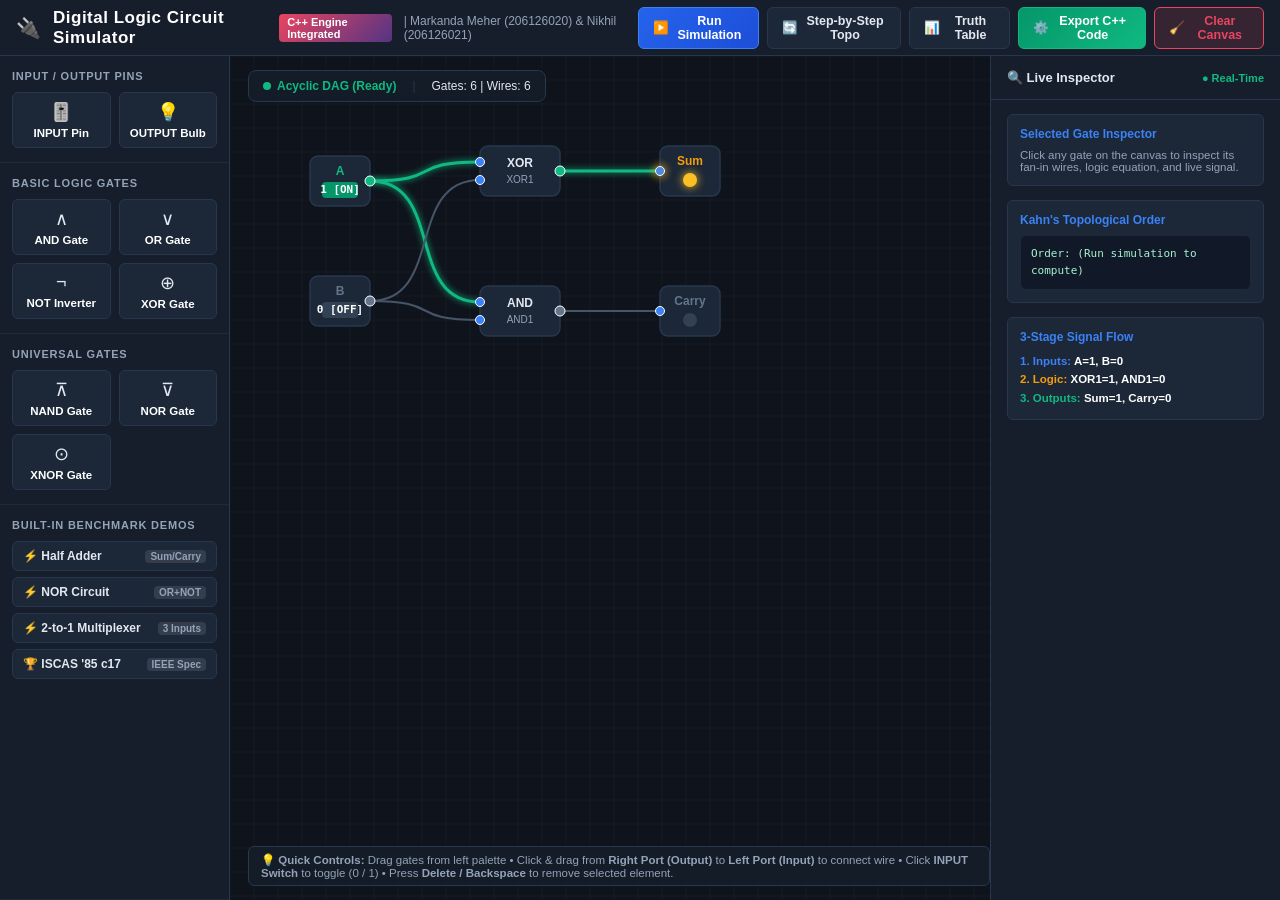
<file: web/index.html>
<!DOCTYPE html>
<html lang="en">
<head>
  <meta charset="UTF-8">
  <meta name="viewport" content="width=device-width, initial-scale=1.0">
  <title>Digital Logic Circuit Simulator — Interactive Web EDA</title>
  <link rel="stylesheet" href="style.css">
</head>
<body>

  <!-- Top Header Navigation -->
  <header>
    <div class="brand">
      <span style="font-size: 20px;">🔌</span>
      <h1>Digital Logic Circuit Simulator</h1>
      <span class="brand-badge">C++ Engine Integrated</span>
      <span class="team-tag">| Markanda Meher (206126020) &amp; Nikhil (206126021)</span>
    </div>

    <div class="header-actions">
      <button class="btn btn-primary" id="btnSimulate">
        <span>▶️</span> Run Simulation
      </button>
      <button class="btn" id="btnStepTopo">
        <span>🔄</span> Step-by-Step Topo
      </button>
      <button class="btn" id="btnTruthTable">
        <span>📊</span> Truth Table
      </button>
      <button class="btn btn-success" id="btnExportCpp">
        <span>⚙️</span> Export C++ Code
      </button>
      <button class="btn btn-danger" id="btnClear">
        <span>🧹</span> Clear Canvas
      </button>
    </div>
  </header>

  <!-- App Main Workspace -->
  <div class="app-container">

    <!-- Left Component Palette -->
    <aside class="sidebar">
      
      <!-- Primary I/O Pins -->
      <div class="palette-section">
        <div class="palette-title">Input / Output Pins</div>
        <div class="palette-grid">
          <div class="gate-card" draggable="true" data-type="INPUT">
            <span class="gate-icon">🎚️</span>
            <span class="gate-name">INPUT Pin</span>
          </div>
          <div class="gate-card" draggable="true" data-type="OUTPUT">
            <span class="gate-icon">💡</span>
            <span class="gate-name">OUTPUT Bulb</span>
          </div>
        </div>
      </div>

      <!-- Basic Logic Gates -->
      <div class="palette-section">
        <div class="palette-title">Basic Logic Gates</div>
        <div class="palette-grid">
          <div class="gate-card" draggable="true" data-type="AND">
            <span class="gate-icon">∧</span>
            <span class="gate-name">AND Gate</span>
          </div>
          <div class="gate-card" draggable="true" data-type="OR">
            <span class="gate-icon">∨</span>
            <span class="gate-name">OR Gate</span>
          </div>
          <div class="gate-card" draggable="true" data-type="NOT">
            <span class="gate-icon">¬</span>
            <span class="gate-name">NOT Inverter</span>
          </div>
          <div class="gate-card" draggable="true" data-type="XOR">
            <span class="gate-icon">⊕</span>
            <span class="gate-name">XOR Gate</span>
          </div>
        </div>
      </div>

      <!-- Universal & Extended Gates -->
      <div class="palette-section">
        <div class="palette-title">Universal Gates</div>
        <div class="palette-grid">
          <div class="gate-card" draggable="true" data-type="NAND">
            <span class="gate-icon">⊼</span>
            <span class="gate-name">NAND Gate</span>
          </div>
          <div class="gate-card" draggable="true" data-type="NOR">
            <span class="gate-icon">⊽</span>
            <span class="gate-name">NOR Gate</span>
          </div>
          <div class="gate-card" draggable="true" data-type="XNOR">
            <span class="gate-icon">⊙</span>
            <span class="gate-name">XNOR Gate</span>
          </div>
        </div>
      </div>

      <!-- Benchmark Preset Circuits -->
      <div class="palette-section" style="flex: 1;">
        <div class="palette-title">Built-In Benchmark Demos</div>
        <button class="preset-btn" id="presetHalfAdder">
          <span>⚡ Half Adder</span>
          <span class="preset-badge">Sum/Carry</span>
        </button>
        <button class="preset-btn" id="presetNOR">
          <span>⚡ NOR Circuit</span>
          <span class="preset-badge">OR+NOT</span>
        </button>
        <button class="preset-btn" id="presetMux">
          <span>⚡ 2-to-1 Multiplexer</span>
          <span class="preset-badge">3 Inputs</span>
        </button>
        <button class="preset-btn" id="presetISCAS">
          <span>🏆 ISCAS '85 c17</span>
          <span class="preset-badge">IEEE Spec</span>
        </button>
      </div>

    </aside>

    <!-- Center Canvas Area -->
    <main class="canvas-wrapper" id="canvasWrapper">
      <canvas id="circuitCanvas"></canvas>

      <!-- Live Floating Status Bar -->
      <div class="canvas-status-bar">
        <div class="status-pill">
          <div class="dot" id="statusDot"></div>
          <span id="circuitStatusText">Acyclic DAG (Ready)</span>
        </div>
        <span style="color: var(--border-color);">|</span>
        <span id="nodeWireCount">Gates: 0 | Wires: 0</span>
      </div>

      <!-- Quick Canvas Instructions -->
      <div class="canvas-hint">
        💡 <strong>Quick Controls:</strong> Drag gates from left palette • Click &amp; drag from <strong>Right Port (Output)</strong> to <strong>Left Port (Input)</strong> to connect wire • Click <strong>INPUT Switch</strong> to toggle (0 / 1) • Press <strong>Delete / Backspace</strong> to remove selected element.
      </div>
    </main>

    <!-- Right Live Inspector & Topo Panel -->
    <aside class="inspector-panel">
      <div class="panel-header">
        <span>🔍 Live Inspector</span>
        <span style="font-size: 11px; color: var(--accent-emerald);">● Real-Time</span>
      </div>

      <div class="panel-content">
        
        <!-- Selected Component Info Card -->
        <div class="info-card">
          <h4>Selected Gate Inspector</h4>
          <div id="inspectorDetails">
            <p style="color: var(--text-muted); font-size: 11.5px;">Click any gate on the canvas to inspect its fan-in wires, logic equation, and computed signal.</p>
          </div>
        </div>

        <!-- Topological Scheduling Sequence -->
        <div class="info-card">
          <h4>Kahn's Topological Order</h4>
          <div class="topo-box" id="topoOrderBox">
            Order: (Run simulation to compute)
          </div>
        </div>

        <!-- 3-Stage Signal Pipeline Summary -->
        <div class="info-card">
          <h4>3-Stage Signal Flow</h4>
          <div id="signalPipelineBox" style="font-size: 11.5px; line-height: 1.6;">
            <div style="color: var(--accent-blue); font-weight: 600;">1. Inputs: <span id="pipelineInputs" style="color: #fff;">None</span></div>
            <div style="color: var(--accent-amber); font-weight: 600;">2. Logic: <span id="pipelineLogic" style="color: #fff;">None</span></div>
            <div style="color: var(--accent-emerald); font-weight: 600;">3. Outputs: <span id="pipelineOutputs" style="color: #fff;">None</span></div>
          </div>
        </div>

      </div>
    </aside>

  </div>

  <!-- Modal 1: Truth Table -->
  <div class="modal-overlay" id="modalTruthTable">
    <div class="modal-content">
      <div class="modal-header">
        <h2>📊 Exhaustive Truth Table Generator</h2>
        <button class="close-btn" id="closeTruthTable">&times;</button>
      </div>
      <div class="modal-body">
        <p style="color: var(--text-muted); margin-bottom: 12px; font-size: 12px;">
          Evaluated all combinations (<span id="ttCombinations">0</span> rows) using bitwise input extraction and Kahn's topological sort.
        </p>
        <div id="truthTableContainer">
          <!-- Dynamically populated table -->
        </div>
      </div>
      <div class="modal-footer">
        <button class="btn" id="closeTruthTableBtn">Close</button>
      </div>
    </div>
  </div>

  <!-- Modal 2: Export C++ Code & Backend Sync -->
  <div class="modal-overlay" id="modalCppSync">
    <div class="modal-content">
      <div class="modal-header">
        <h2>⚙️ C++ Code Generator &amp; Backend Synchronization</h2>
        <button class="close-btn" id="closeCppSync">&times;</button>
      </div>
      <div class="modal-body">
        <p style="color: var(--text-muted); margin-bottom: 12px; font-size: 12px;">
          This C++ code directly maps your visual circuit into <code>Circuit.h</code> and <code>Simulator.h</code> function calls!
        </p>
        <div class="code-box" id="cppCodeDisplay">// Generating C++ code...</div>
      </div>
      <div class="modal-footer">
        <button class="btn btn-primary" id="btnCopyCpp">📋 Copy C++ Code</button>
        <button class="btn" id="closeCppSyncBtn">Close</button>
      </div>
    </div>
  </div>

  <!-- Load Scripts -->
  <script src="circuit-engine.js"></script>
  <script src="app.js"></script>
</body>
</html>
</file>
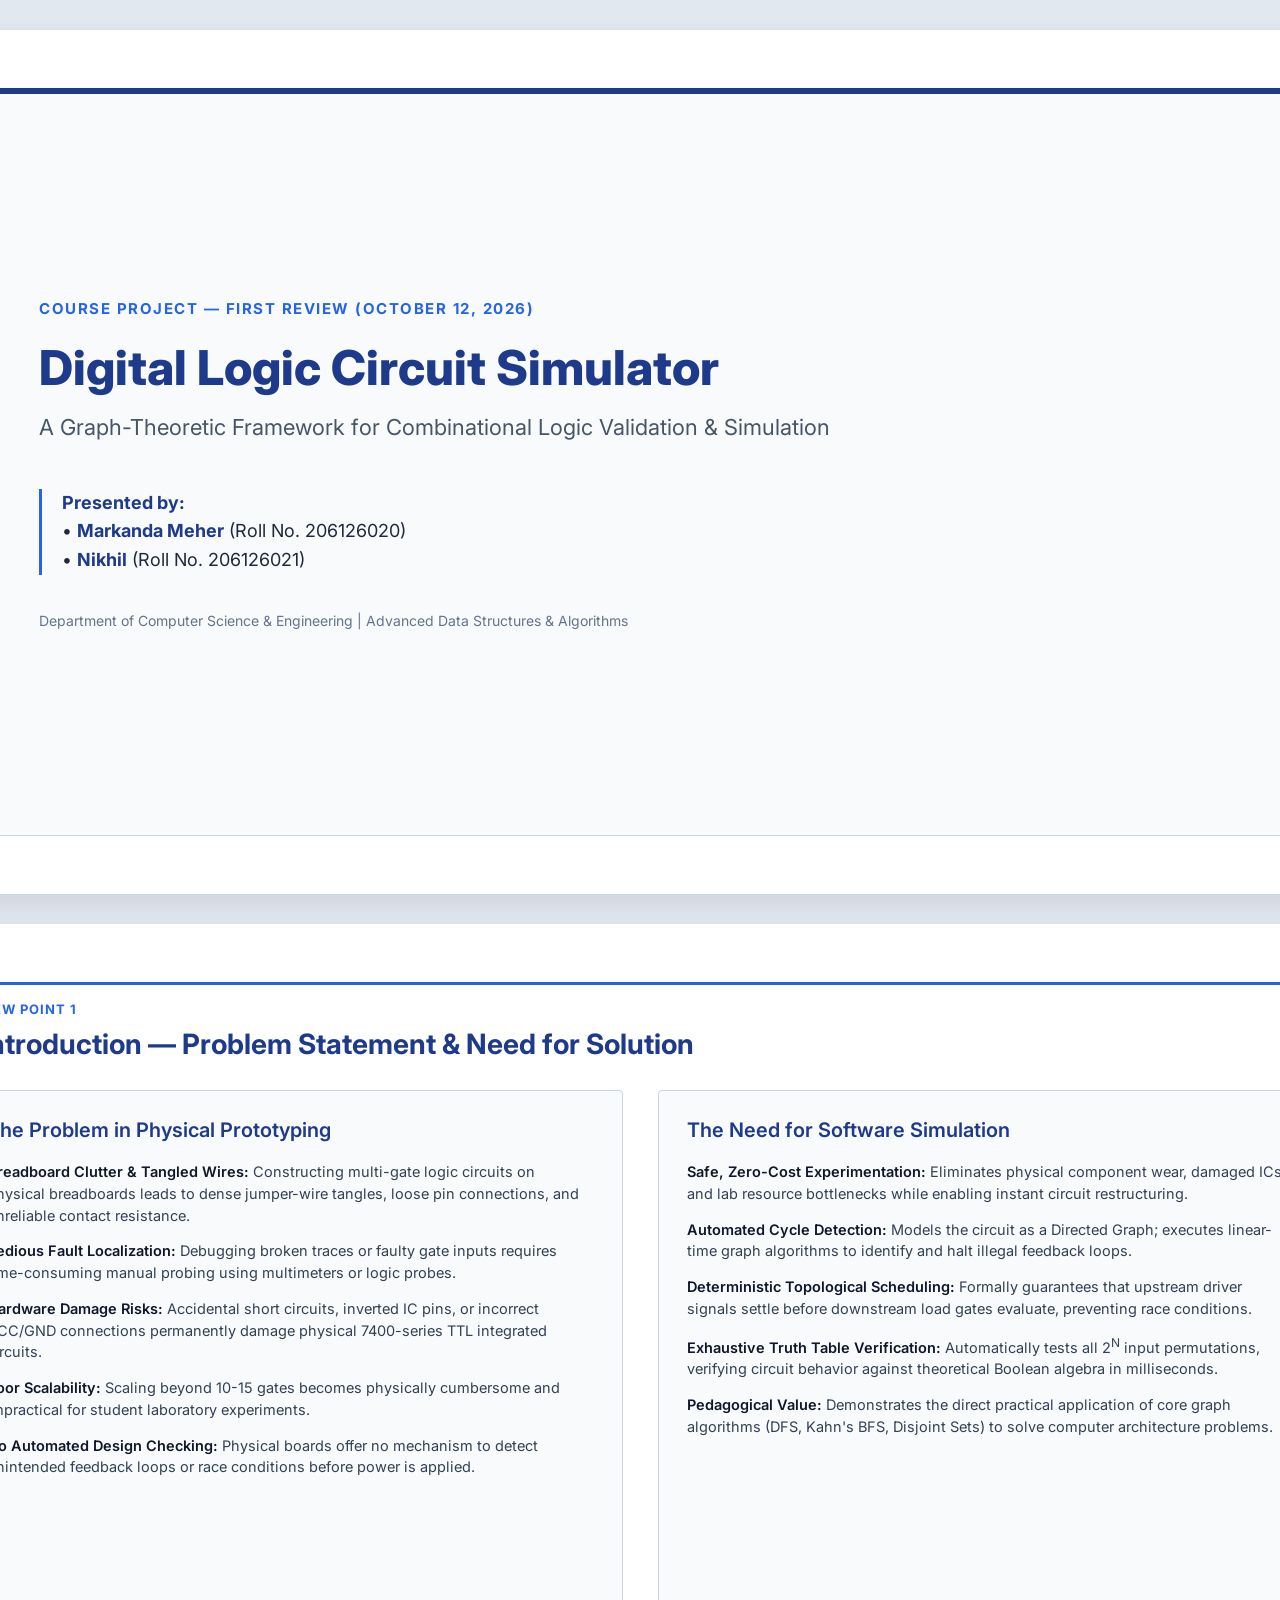
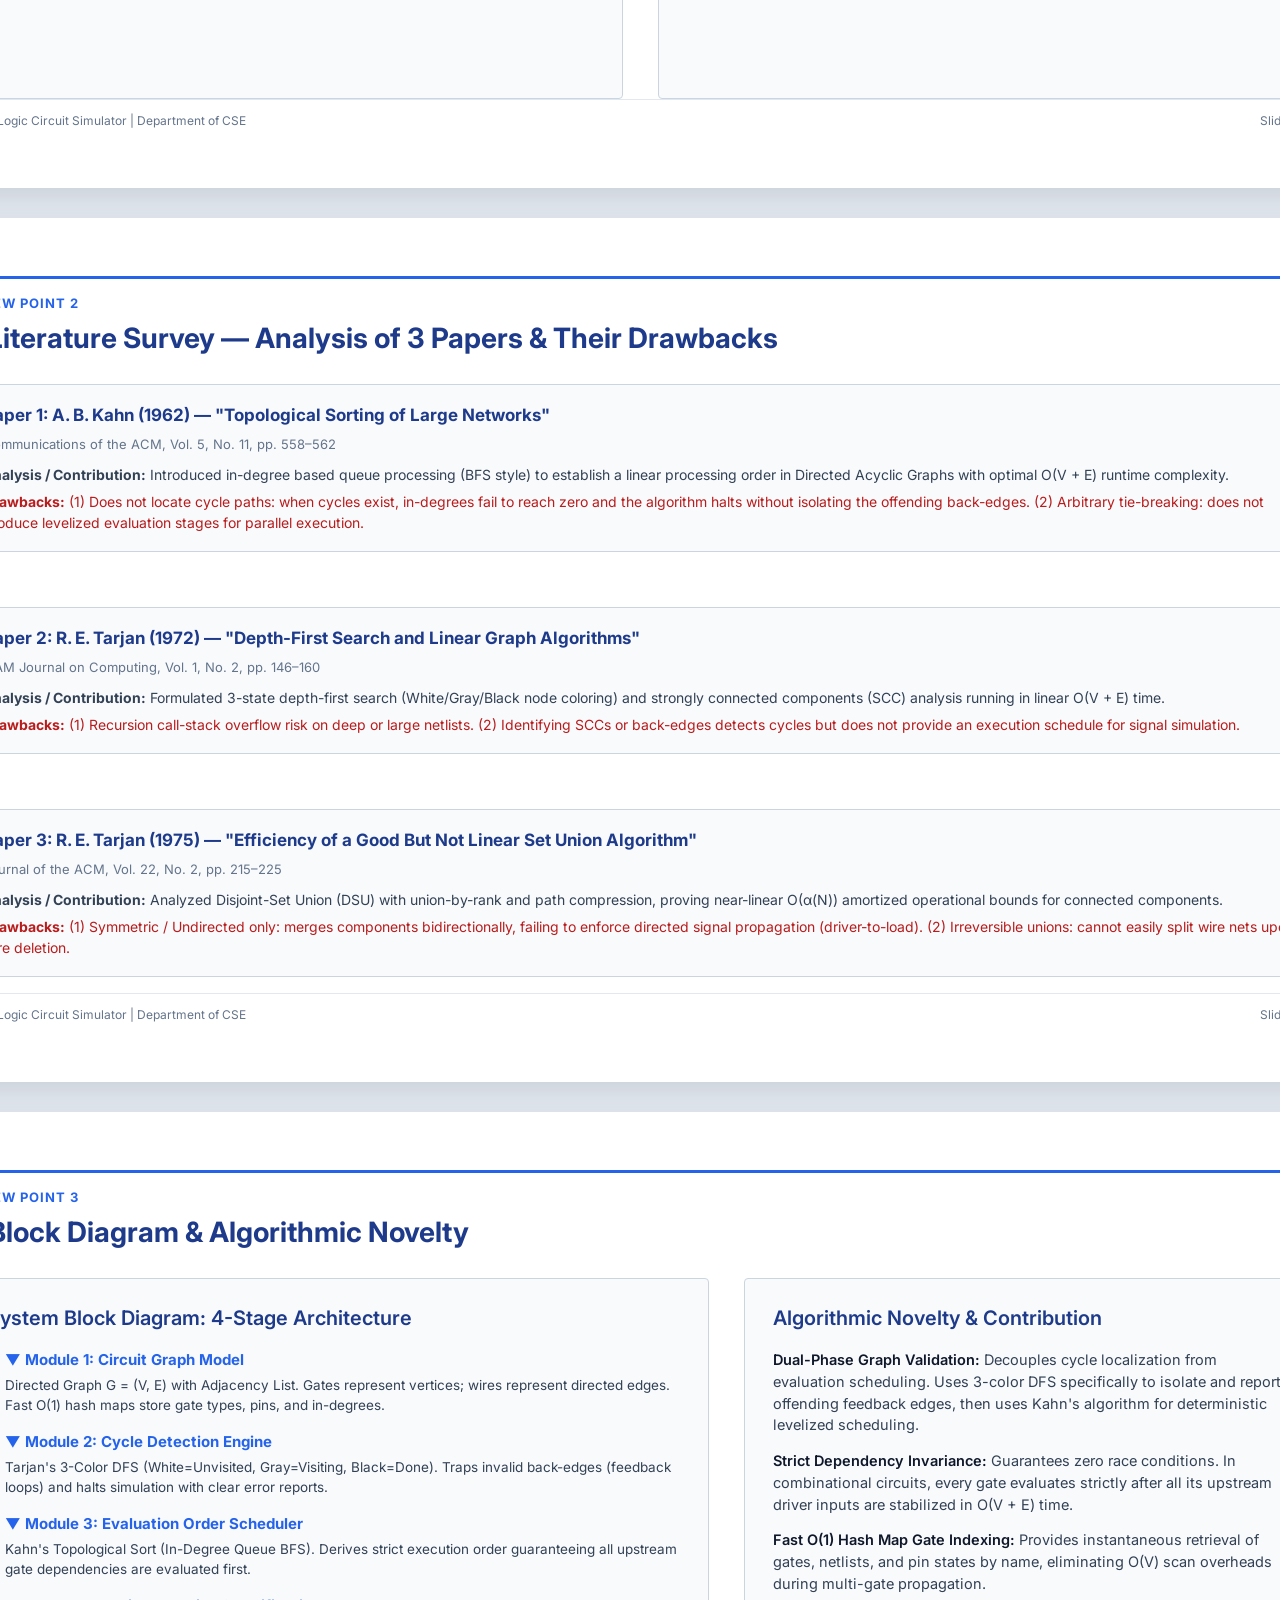
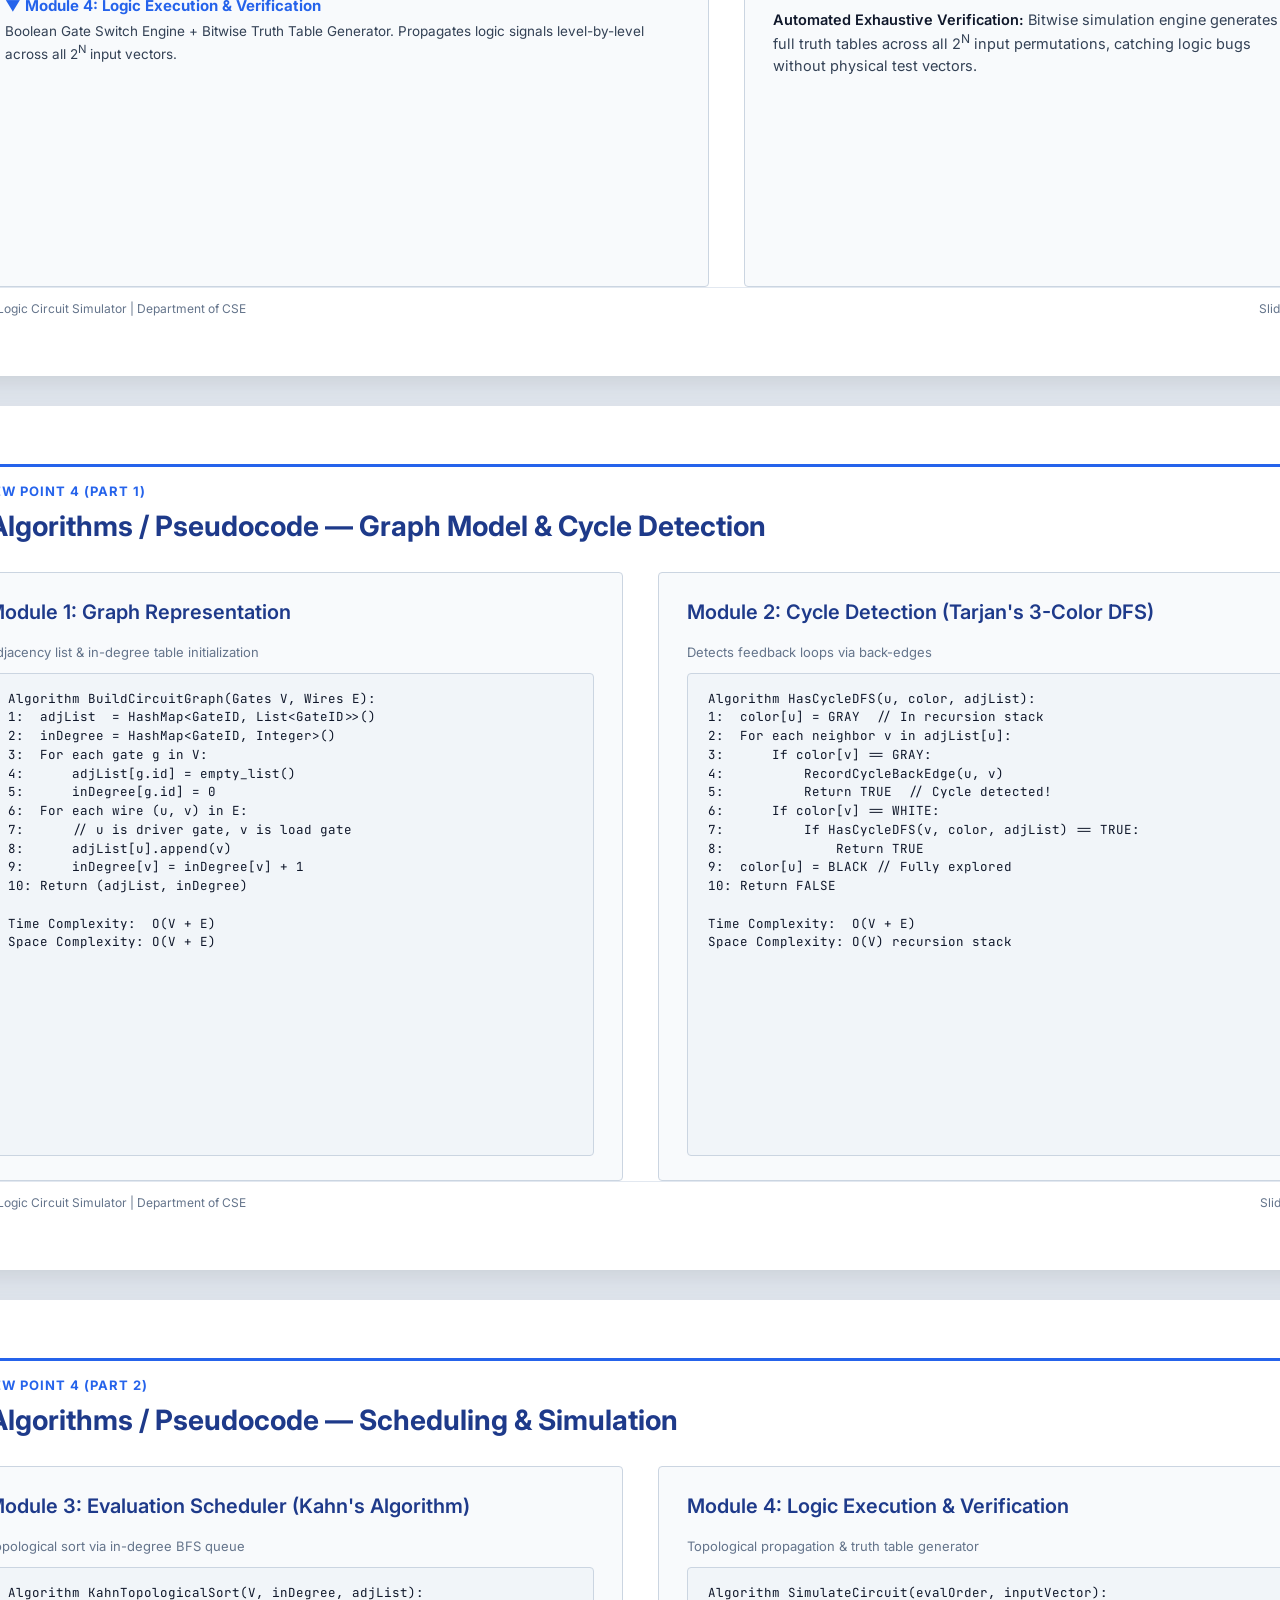
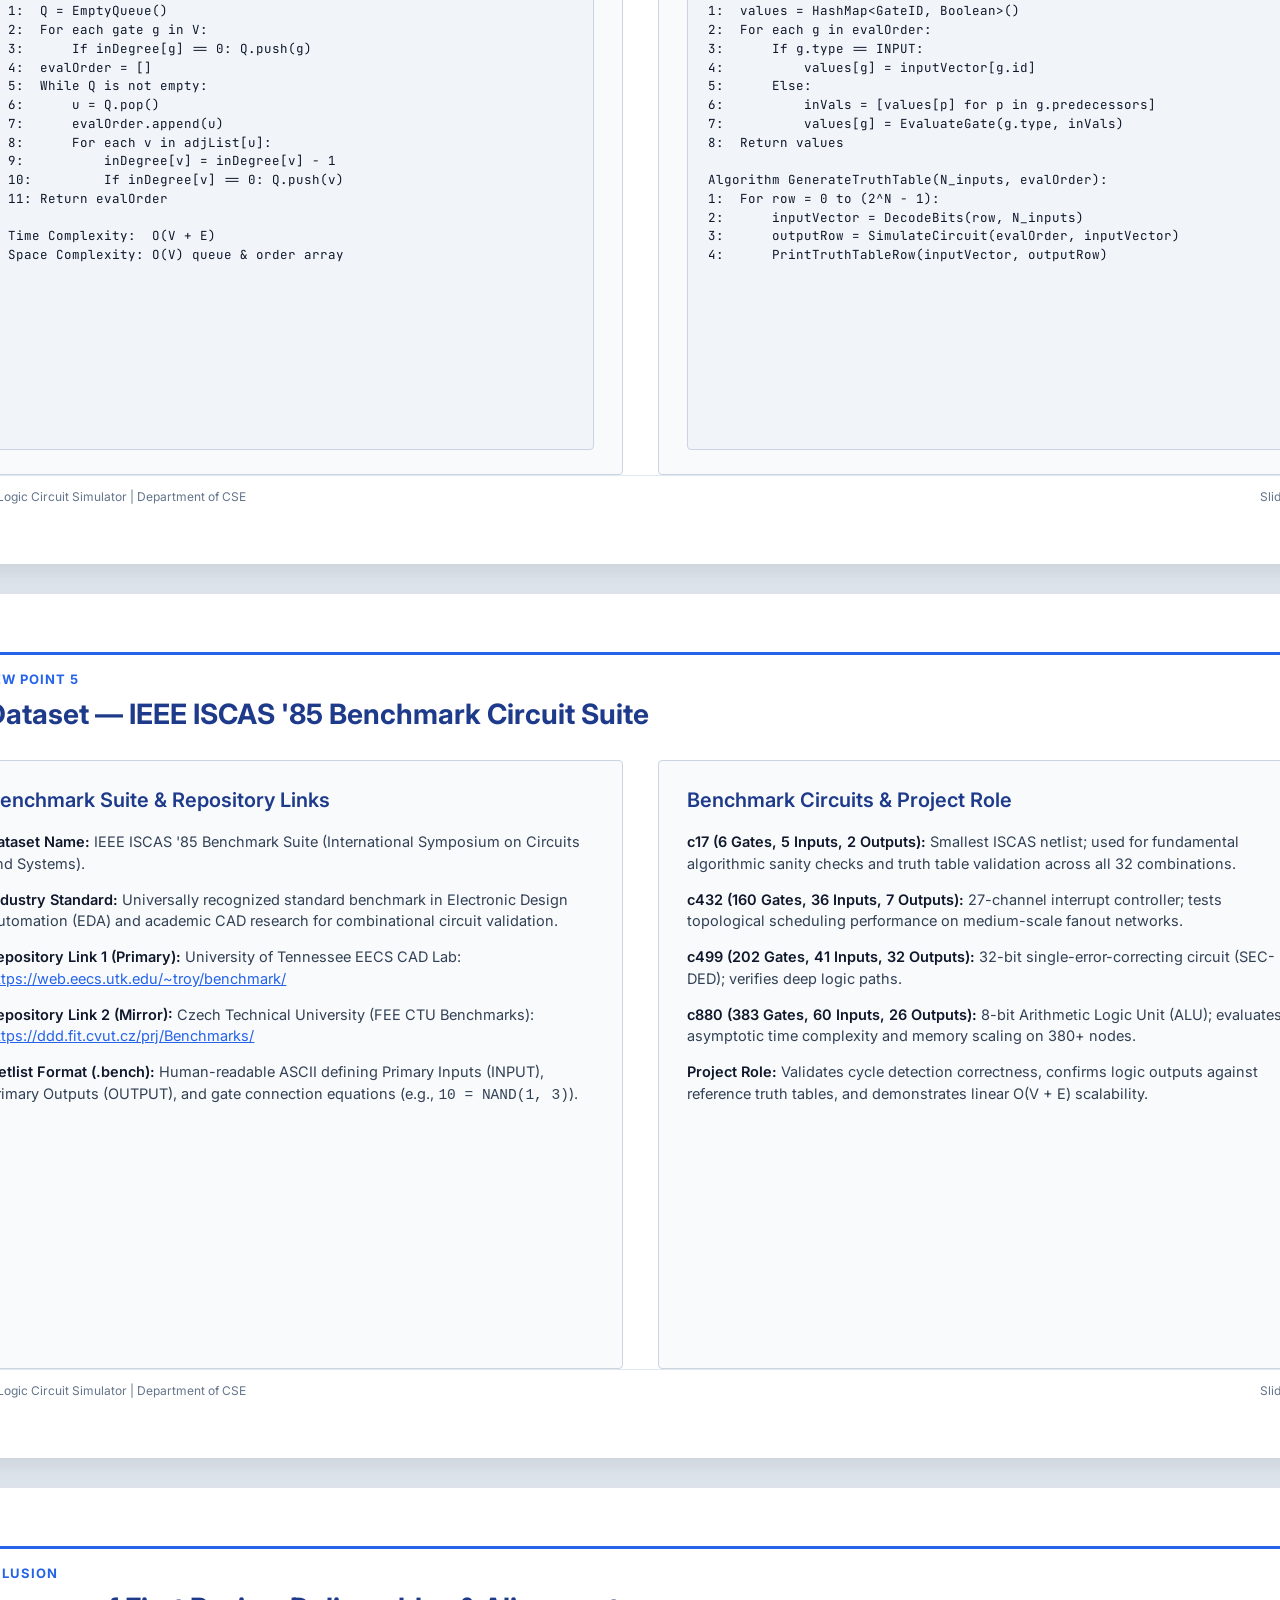
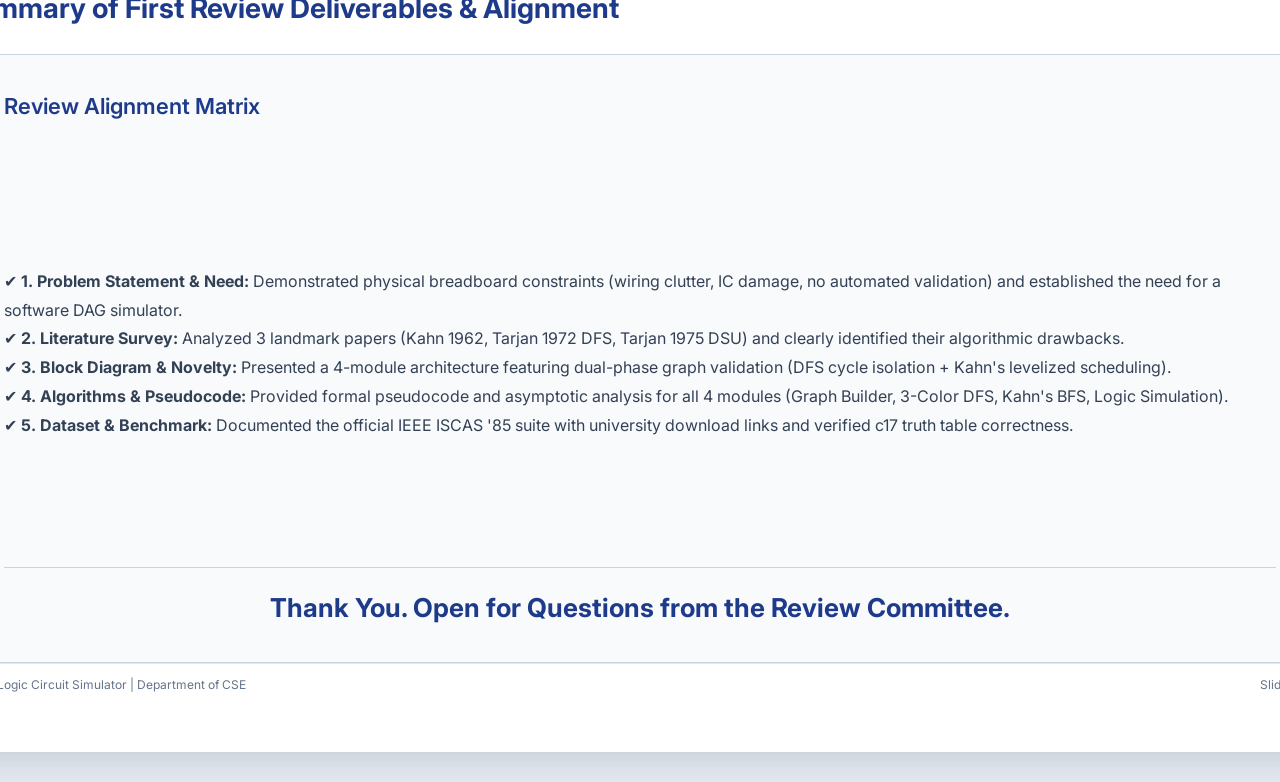
<file: academic_first_review.html>
<!DOCTYPE html>
<html lang="en">
<head>
<meta charset="UTF-8">
<title>First Review Presentation — Digital Logic Circuit Simulator</title>
<style>
  @import url('https://fonts.googleapis.com/css2?family=Inter:wght@400;500;600;700&family=JetBrains+Mono:wght@400;500;600&display=swap');

  @page {
    size: 16in 9in;
    margin: 0;
  }

  * {
    box-sizing: border-box;
    margin: 0;
    padding: 0;
  }

  body {
    font-family: 'Inter', -apple-system, BlinkMacSystemFont, "Segoe UI", Roboto, sans-serif;
    background: #e2e8f0;
    color: #334155;
    line-height: 1.5;
  }

  .slide-container {
    display: flex;
    flex-direction: column;
    align-items: center;
    gap: 30px;
    padding: 30px;
  }

  .slide {
    width: 16in;
    height: 9in;
    background: #ffffff;
    padding: 0.6in 0.9in;
    position: relative;
    box-shadow: 0 10px 25px rgba(0,0,0,0.1);
    page-break-after: always;
    display: flex;
    flex-direction: column;
    justify-content: space-between;
  }

  @media print {
    body { background: transparent; }
    .slide-container { padding: 0; gap: 0; }
    .slide { box-shadow: none; width: 16in; height: 9in; page-break-after: always; }
  }

  /* Header */
  .slide-header {
    border-top: 3px solid #2563eb;
    padding-top: 15px;
    margin-bottom: 25px;
  }
  .tag {
    font-size: 13px;
    font-weight: 700;
    color: #2563eb;
    letter-spacing: 1px;
    text-transform: uppercase;
  }
  .title {
    font-size: 28px;
    font-weight: 700;
    color: #1e3a8a;
    margin-top: 4px;
  }

  /* Footer */
  .slide-footer {
    display: flex;
    justify-content: space-between;
    font-size: 12px;
    color: #64748b;
    border-top: 1px solid #e2e8f0;
    padding-top: 12px;
  }

  /* Slide Content Grids */
  .grid-2 {
    display: grid;
    grid-template-columns: 1fr 1fr;
    gap: 35px;
    flex: 1;
  }
  .grid-bd {
    display: grid;
    grid-template-columns: 1.3fr 1fr;
    gap: 35px;
    flex: 1;
  }

  .academic-box {
    background: #f8fafc;
    border: 1px solid #cbd5e1;
    border-radius: 4px;
    padding: 24px 28px;
  }
  .academic-box h3 {
    font-size: 20px;
    color: #1e3a8a;
    margin-bottom: 16px;
    font-weight: 600;
  }
  .academic-box ul {
    list-style: none;
  }
  .academic-box li {
    font-size: 14.5px;
    color: #334155;
    margin-bottom: 14px;
    line-height: 1.5;
  }
  .academic-box li strong {
    color: #0f172a;
    font-weight: 600;
  }

  .code-box {
    background: #f1f5f9;
    border: 1px solid #cbd5e1;
    border-radius: 4px;
    padding: 16px 20px;
    font-family: 'JetBrains Mono', Consolas, monospace;
    font-size: 12.5px;
    color: #0f172a;
    line-height: 1.5;
    white-space: pre-wrap;
    flex: 1;
  }

  /* Paper cards */
  .paper-card {
    background: #f8fafc;
    border: 1px solid #cbd5e1;
    border-radius: 4px;
    padding: 18px 24px;
    margin-bottom: 16px;
  }
  .paper-title {
    font-size: 17px;
    font-weight: 700;
    color: #1e3a8a;
    margin-bottom: 6px;
  }
  .paper-meta {
    font-size: 13px;
    color: #64748b;
    margin-bottom: 10px;
  }
  .paper-analysis {
    font-size: 14px;
    margin-bottom: 6px;
  }
  .paper-drawback {
    font-size: 14px;
    color: #b91c1c;
  }

  /* Title Slide */
  .title-slide {
    display: flex;
    flex-direction: column;
    justify-content: center;
    border: 1px solid #cbd5e1;
    background: #f8fafc;
    border-top: 6px solid #1e3a8a;
    padding: 60px 80px;
    height: 100%;
  }
  .course-badge {
    font-size: 15px;
    font-weight: 700;
    color: #2563eb;
    letter-spacing: 1.5px;
    text-transform: uppercase;
    margin-bottom: 20px;
  }
  .hero-title {
    font-size: 48px;
    font-weight: 800;
    color: #1e3a8a;
    margin-bottom: 15px;
    line-height: 1.15;
  }
  .hero-subtitle {
    font-size: 22px;
    color: #475569;
    margin-bottom: 45px;
  }
  .authors-block {
    border-left: 3px solid #2563eb;
    padding-left: 20px;
    margin-bottom: 35px;
  }
  .authors-block p {
    font-size: 18px;
    color: #1e293b;
    line-height: 1.6;
  }
  .authors-block p strong {
    color: #1e3a8a;
  }
  .inst-meta {
    font-size: 14px;
    color: #64748b;
  }

  /* Block diagram steps */
  .bd-module {
    margin-bottom: 16px;
    padding-left: 15px;
    border-left: 3px solid #2563eb;
  }
  .bd-module-title {
    font-size: 15px;
    font-weight: 700;
    color: #2563eb;
    margin-bottom: 3px;
  }
  .bd-module-desc {
    font-size: 13.5px;
    color: #334155;
  }
</style>
</head>
<body>

<div class="slide-container">

  <!-- SLIDE 1: Title Slide -->
  <div class="slide">
    <div class="title-slide">
      <div class="course-badge">Course Project — First Review (October 12, 2026)</div>
      <h1 class="hero-title">Digital Logic Circuit Simulator</h1>
      <div class="hero-subtitle">A Graph-Theoretic Framework for Combinational Logic Validation & Simulation</div>
      
      <div class="authors-block">
        <p><strong>Presented by:</strong></p>
        <p>• <strong>Markanda Meher</strong> (Roll No. 206126020)</p>
        <p>• <strong>Nikhil</strong> (Roll No. 206126021)</p>
      </div>

      <div class="inst-meta">
        Department of Computer Science & Engineering | Advanced Data Structures & Algorithms
      </div>
    </div>
  </div>

  <!-- SLIDE 2: 1. Introduction -->
  <div class="slide">
    <div class="slide-header">
      <div class="tag">Review Point 1</div>
      <div class="title">1. Introduction — Problem Statement & Need for Solution</div>
    </div>
    <div class="grid-2">
      <div class="academic-box">
        <h3>The Problem in Physical Prototyping</h3>
        <ul>
          <li><strong>Breadboard Clutter & Tangled Wires:</strong> Constructing multi-gate logic circuits on physical breadboards leads to dense jumper-wire tangles, loose pin connections, and unreliable contact resistance.</li>
          <li><strong>Tedious Fault Localization:</strong> Debugging broken traces or faulty gate inputs requires time-consuming manual probing using multimeters or logic probes.</li>
          <li><strong>Hardware Damage Risks:</strong> Accidental short circuits, inverted IC pins, or incorrect VCC/GND connections permanently damage physical 7400-series TTL integrated circuits.</li>
          <li><strong>Poor Scalability:</strong> Scaling beyond 10-15 gates becomes physically cumbersome and impractical for student laboratory experiments.</li>
          <li><strong>No Automated Design Checking:</strong> Physical boards offer no mechanism to detect unintended feedback loops or race conditions before power is applied.</li>
        </ul>
      </div>
      <div class="academic-box">
        <h3>The Need for Software Simulation</h3>
        <ul>
          <li><strong>Safe, Zero-Cost Experimentation:</strong> Eliminates physical component wear, damaged ICs, and lab resource bottlenecks while enabling instant circuit restructuring.</li>
          <li><strong>Automated Cycle Detection:</strong> Models the circuit as a Directed Graph; executes linear-time graph algorithms to identify and halt illegal feedback loops.</li>
          <li><strong>Deterministic Topological Scheduling:</strong> Formally guarantees that upstream driver signals settle before downstream load gates evaluate, preventing race conditions.</li>
          <li><strong>Exhaustive Truth Table Verification:</strong> Automatically tests all 2<sup>N</sup> input permutations, verifying circuit behavior against theoretical Boolean algebra in milliseconds.</li>
          <li><strong>Pedagogical Value:</strong> Demonstrates the direct practical application of core graph algorithms (DFS, Kahn's BFS, Disjoint Sets) to solve computer architecture problems.</li>
        </ul>
      </div>
    </div>
    <div class="slide-footer">
      <span>Digital Logic Circuit Simulator | Department of CSE</span>
      <span>Slide 2 of 8</span>
    </div>
  </div>

  <!-- SLIDE 3: 2. Literature Survey -->
  <div class="slide">
    <div class="slide-header">
      <div class="tag">Review Point 2</div>
      <div class="title">2. Literature Survey — Analysis of 3 Papers & Their Drawbacks</div>
    </div>
    <div style="flex: 1; display: flex; flex-direction: column; justify-content: space-between;">
      
      <div class="paper-card">
        <div class="paper-title">Paper 1: A. B. Kahn (1962) — "Topological Sorting of Large Networks"</div>
        <div class="paper-meta">Communications of the ACM, Vol. 5, No. 11, pp. 558–562</div>
        <div class="paper-analysis"><strong>Analysis / Contribution:</strong> Introduced in-degree based queue processing (BFS style) to establish a linear processing order in Directed Acyclic Graphs with optimal O(V + E) runtime complexity.</div>
        <div class="paper-drawback"><strong>Drawbacks:</strong> (1) Does not locate cycle paths: when cycles exist, in-degrees fail to reach zero and the algorithm halts without isolating the offending back-edges. (2) Arbitrary tie-breaking: does not produce levelized evaluation stages for parallel execution.</div>
      </div>

      <div class="paper-card">
        <div class="paper-title">Paper 2: R. E. Tarjan (1972) — "Depth-First Search and Linear Graph Algorithms"</div>
        <div class="paper-meta">SIAM Journal on Computing, Vol. 1, No. 2, pp. 146–160</div>
        <div class="paper-analysis"><strong>Analysis / Contribution:</strong> Formulated 3-state depth-first search (White/Gray/Black node coloring) and strongly connected components (SCC) analysis running in linear O(V + E) time.</div>
        <div class="paper-drawback"><strong>Drawbacks:</strong> (1) Recursion call-stack overflow risk on deep or large netlists. (2) Identifying SCCs or back-edges detects cycles but does not provide an execution schedule for signal simulation.</div>
      </div>

      <div class="paper-card">
        <div class="paper-title">Paper 3: R. E. Tarjan (1975) — "Efficiency of a Good But Not Linear Set Union Algorithm"</div>
        <div class="paper-meta">Journal of the ACM, Vol. 22, No. 2, pp. 215–225</div>
        <div class="paper-analysis"><strong>Analysis / Contribution:</strong> Analyzed Disjoint-Set Union (DSU) with union-by-rank and path compression, proving near-linear O(α(N)) amortized operational bounds for connected components.</div>
        <div class="paper-drawback"><strong>Drawbacks:</strong> (1) Symmetric / Undirected only: merges components bidirectionally, failing to enforce directed signal propagation (driver-to-load). (2) Irreversible unions: cannot easily split wire nets upon wire deletion.</div>
      </div>

    </div>
    <div class="slide-footer">
      <span>Digital Logic Circuit Simulator | Department of CSE</span>
      <span>Slide 3 of 8</span>
    </div>
  </div>

  <!-- SLIDE 4: 3. Block Diagram & Algorithmic Novelty -->
  <div class="slide">
    <div class="slide-header">
      <div class="tag">Review Point 3</div>
      <div class="title">3. Block Diagram & Algorithmic Novelty</div>
    </div>
    <div class="grid-bd">
      <div class="academic-box">
        <h3>System Block Diagram: 4-Stage Architecture</h3>
        
        <div class="bd-module">
          <div class="bd-module-title">▼ Module 1: Circuit Graph Model</div>
          <div class="bd-module-desc">Directed Graph G = (V, E) with Adjacency List. Gates represent vertices; wires represent directed edges. Fast O(1) hash maps store gate types, pins, and in-degrees.</div>
        </div>

        <div class="bd-module">
          <div class="bd-module-title">▼ Module 2: Cycle Detection Engine</div>
          <div class="bd-module-desc">Tarjan's 3-Color DFS (White=Unvisited, Gray=Visiting, Black=Done). Traps invalid back-edges (feedback loops) and halts simulation with clear error reports.</div>
        </div>

        <div class="bd-module">
          <div class="bd-module-title">▼ Module 3: Evaluation Order Scheduler</div>
          <div class="bd-module-desc">Kahn's Topological Sort (In-Degree Queue BFS). Derives strict execution order guaranteeing all upstream gate dependencies are evaluated first.</div>
        </div>

        <div class="bd-module">
          <div class="bd-module-title">▼ Module 4: Logic Execution & Verification</div>
          <div class="bd-module-desc">Boolean Gate Switch Engine + Bitwise Truth Table Generator. Propagates logic signals level-by-level across all 2<sup>N</sup> input vectors.</div>
        </div>

      </div>

      <div class="academic-box">
        <h3>Algorithmic Novelty & Contribution</h3>
        <ul>
          <li><strong>Dual-Phase Graph Validation:</strong> Decouples cycle localization from evaluation scheduling. Uses 3-color DFS specifically to isolate and report offending feedback edges, then uses Kahn's algorithm for deterministic levelized scheduling.</li>
          <li><strong>Strict Dependency Invariance:</strong> Guarantees zero race conditions. In combinational circuits, every gate evaluates strictly after all its upstream driver inputs are stabilized in O(V + E) time.</li>
          <li><strong>Fast O(1) Hash Map Gate Indexing:</strong> Provides instantaneous retrieval of gates, netlists, and pin states by name, eliminating O(V) scan overheads during multi-gate propagation.</li>
          <li><strong>Automated Exhaustive Verification:</strong> Bitwise simulation engine generates full truth tables across all 2<sup>N</sup> input permutations, catching logic bugs without physical test vectors.</li>
        </ul>
      </div>
    </div>
    <div class="slide-footer">
      <span>Digital Logic Circuit Simulator | Department of CSE</span>
      <span>Slide 4 of 8</span>
    </div>
  </div>

  <!-- SLIDE 5: 4. Algorithms / Pseudo Code (Modules 1 & 2) -->
  <div class="slide">
    <div class="slide-header">
      <div class="tag">Review Point 4 (Part 1)</div>
      <div class="title">4. Algorithms / Pseudocode — Graph Model & Cycle Detection</div>
    </div>
    <div class="grid-2">
      <div class="academic-box" style="display:flex; flex-direction:column;">
        <h3>Module 1: Graph Representation</h3>
        <p style="font-size:13px; color:#64748b; margin-bottom:10px;">Adjacency list & in-degree table initialization</p>
        <div class="code-box">Algorithm BuildCircuitGraph(Gates V, Wires E):
1:  adjList  = HashMap&lt;GateID, List&lt;GateID&gt;&gt;()
2:  inDegree = HashMap&lt;GateID, Integer&gt;()
3:  For each gate g in V:
4:      adjList[g.id] = empty_list()
5:      inDegree[g.id] = 0
6:  For each wire (u, v) in E:
7:      // u is driver gate, v is load gate
8:      adjList[u].append(v)
9:      inDegree[v] = inDegree[v] + 1
10: Return (adjList, inDegree)

Time Complexity:  O(V + E)
Space Complexity: O(V + E)</div>
      </div>

      <div class="academic-box" style="display:flex; flex-direction:column;">
        <h3>Module 2: Cycle Detection (Tarjan's 3-Color DFS)</h3>
        <p style="font-size:13px; color:#64748b; margin-bottom:10px;">Detects feedback loops via back-edges</p>
        <div class="code-box">Algorithm HasCycleDFS(u, color, adjList):
1:  color[u] = GRAY  // In recursion stack
2:  For each neighbor v in adjList[u]:
3:      If color[v] == GRAY:
4:          RecordCycleBackEdge(u, v)
5:          Return TRUE  // Cycle detected!
6:      If color[v] == WHITE:
7:          If HasCycleDFS(v, color, adjList) == TRUE:
8:              Return TRUE
9:  color[u] = BLACK // Fully explored
10: Return FALSE

Time Complexity:  O(V + E)
Space Complexity: O(V) recursion stack</div>
      </div>
    </div>
    <div class="slide-footer">
      <span>Digital Logic Circuit Simulator | Department of CSE</span>
      <span>Slide 5 of 8</span>
    </div>
  </div>

  <!-- SLIDE 6: 4. Algorithms / Pseudo Code (Modules 3 & 4) -->
  <div class="slide">
    <div class="slide-header">
      <div class="tag">Review Point 4 (Part 2)</div>
      <div class="title">4. Algorithms / Pseudocode — Scheduling & Simulation</div>
    </div>
    <div class="grid-2">
      <div class="academic-box" style="display:flex; flex-direction:column;">
        <h3>Module 3: Evaluation Scheduler (Kahn's Algorithm)</h3>
        <p style="font-size:13px; color:#64748b; margin-bottom:10px;">Topological sort via in-degree BFS queue</p>
        <div class="code-box">Algorithm KahnTopologicalSort(V, inDegree, adjList):
1:  Q = EmptyQueue()
2:  For each gate g in V:
3:      If inDegree[g] == 0: Q.push(g)
4:  evalOrder = []
5:  While Q is not empty:
6:      u = Q.pop()
7:      evalOrder.append(u)
8:      For each v in adjList[u]:
9:          inDegree[v] = inDegree[v] - 1
10:         If inDegree[v] == 0: Q.push(v)
11: Return evalOrder

Time Complexity:  O(V + E)
Space Complexity: O(V) queue & order array</div>
      </div>

      <div class="academic-box" style="display:flex; flex-direction:column;">
        <h3>Module 4: Logic Execution & Verification</h3>
        <p style="font-size:13px; color:#64748b; margin-bottom:10px;">Topological propagation & truth table generator</p>
        <div class="code-box">Algorithm SimulateCircuit(evalOrder, inputVector):
1:  values = HashMap&lt;GateID, Boolean&gt;()
2:  For each g in evalOrder:
3:      If g.type == INPUT:
4:          values[g] = inputVector[g.id]
5:      Else:
6:          inVals = [values[p] for p in g.predecessors]
7:          values[g] = EvaluateGate(g.type, inVals)
8:  Return values

Algorithm GenerateTruthTable(N_inputs, evalOrder):
1:  For row = 0 to (2^N - 1):
2:      inputVector = DecodeBits(row, N_inputs)
3:      outputRow = SimulateCircuit(evalOrder, inputVector)
4:      PrintTruthTableRow(inputVector, outputRow)</div>
      </div>
    </div>
    <div class="slide-footer">
      <span>Digital Logic Circuit Simulator | Department of CSE</span>
      <span>Slide 6 of 8</span>
    </div>
  </div>

  <!-- SLIDE 7: 5. Dataset (Benchmark Suite) -->
  <div class="slide">
    <div class="slide-header">
      <div class="tag">Review Point 5</div>
      <div class="title">5. Dataset — IEEE ISCAS '85 Benchmark Circuit Suite</div>
    </div>
    <div class="grid-2">
      <div class="academic-box">
        <h3>Benchmark Suite & Repository Links</h3>
        <ul>
          <li><strong>Dataset Name:</strong> IEEE ISCAS '85 Benchmark Suite (International Symposium on Circuits and Systems).</li>
          <li><strong>Industry Standard:</strong> Universally recognized standard benchmark in Electronic Design Automation (EDA) and academic CAD research for combinational circuit validation.</li>
          <li><strong>Repository Link 1 (Primary):</strong> University of Tennessee EECS CAD Lab:<br><a href="https://web.eecs.utk.edu/~troy/benchmark/" style="color:#2563eb;">https://web.eecs.utk.edu/~troy/benchmark/</a></li>
          <li><strong>Repository Link 2 (Mirror):</strong> Czech Technical University (FEE CTU Benchmarks):<br><a href="https://ddd.fit.cvut.cz/prj/Benchmarks/" style="color:#2563eb;">https://ddd.fit.cvut.cz/prj/Benchmarks/</a></li>
          <li><strong>Netlist Format (.bench):</strong> Human-readable ASCII defining Primary Inputs (INPUT), Primary Outputs (OUTPUT), and gate connection equations (e.g., <code>10 = NAND(1, 3)</code>).</li>
        </ul>
      </div>

      <div class="academic-box">
        <h3>Benchmark Circuits & Project Role</h3>
        <ul>
          <li><strong>c17 (6 Gates, 5 Inputs, 2 Outputs):</strong> Smallest ISCAS netlist; used for fundamental algorithmic sanity checks and truth table validation across all 32 combinations.</li>
          <li><strong>c432 (160 Gates, 36 Inputs, 7 Outputs):</strong> 27-channel interrupt controller; tests topological scheduling performance on medium-scale fanout networks.</li>
          <li><strong>c499 (202 Gates, 41 Inputs, 32 Outputs):</strong> 32-bit single-error-correcting circuit (SEC-DED); verifies deep logic paths.</li>
          <li><strong>c880 (383 Gates, 60 Inputs, 26 Outputs):</strong> 8-bit Arithmetic Logic Unit (ALU); evaluates asymptotic time complexity and memory scaling on 380+ nodes.</li>
          <li><strong>Project Role:</strong> Validates cycle detection correctness, confirms logic outputs against reference truth tables, and demonstrates linear O(V + E) scalability.</li>
        </ul>
      </div>
    </div>
    <div class="slide-footer">
      <span>Digital Logic Circuit Simulator | Department of CSE</span>
      <span>Slide 7 of 8</span>
    </div>
  </div>

  <!-- SLIDE 8: Summary / Questions -->
  <div class="slide">
    <div class="slide-header">
      <div class="tag">Conclusion</div>
      <div class="title">Summary of First Review Deliverables & Alignment</div>
    </div>
    <div class="academic-box" style="flex:1; display:flex; flex-direction:column; justify-content:space-between; padding:35px 45px;">
      <h3 style="font-size:22px;">Review Alignment Matrix</h3>
      
      <div style="font-size:16px; line-height:1.8;">
        <p>✔ <strong>1. Problem Statement & Need:</strong> Demonstrated physical breadboard constraints (wiring clutter, IC damage, no automated validation) and established the need for a software DAG simulator.</p>
        <p>✔ <strong>2. Literature Survey:</strong> Analyzed 3 landmark papers (Kahn 1962, Tarjan 1972 DFS, Tarjan 1975 DSU) and clearly identified their algorithmic drawbacks.</p>
        <p>✔ <strong>3. Block Diagram & Novelty:</strong> Presented a 4-module architecture featuring dual-phase graph validation (DFS cycle isolation + Kahn's levelized scheduling).</p>
        <p>✔ <strong>4. Algorithms & Pseudocode:</strong> Provided formal pseudocode and asymptotic analysis for all 4 modules (Graph Builder, 3-Color DFS, Kahn's BFS, Logic Simulation).</p>
        <p>✔ <strong>5. Dataset & Benchmark:</strong> Documented the official IEEE ISCAS '85 suite with university download links and verified c17 truth table correctness.</p>
      </div>

      <div style="border-top:1px solid #cbd5e1; padding-top:20px; text-align:center;">
        <h2 style="color:#1e3a8a; font-size:26px;">Thank You. Open for Questions from the Review Committee.</h2>
      </div>
    </div>
    <div class="slide-footer">
      <span>Digital Logic Circuit Simulator | Department of CSE</span>
      <span>Slide 8 of 8</span>
    </div>
  </div>

</div>

</body>
</html>
</file>
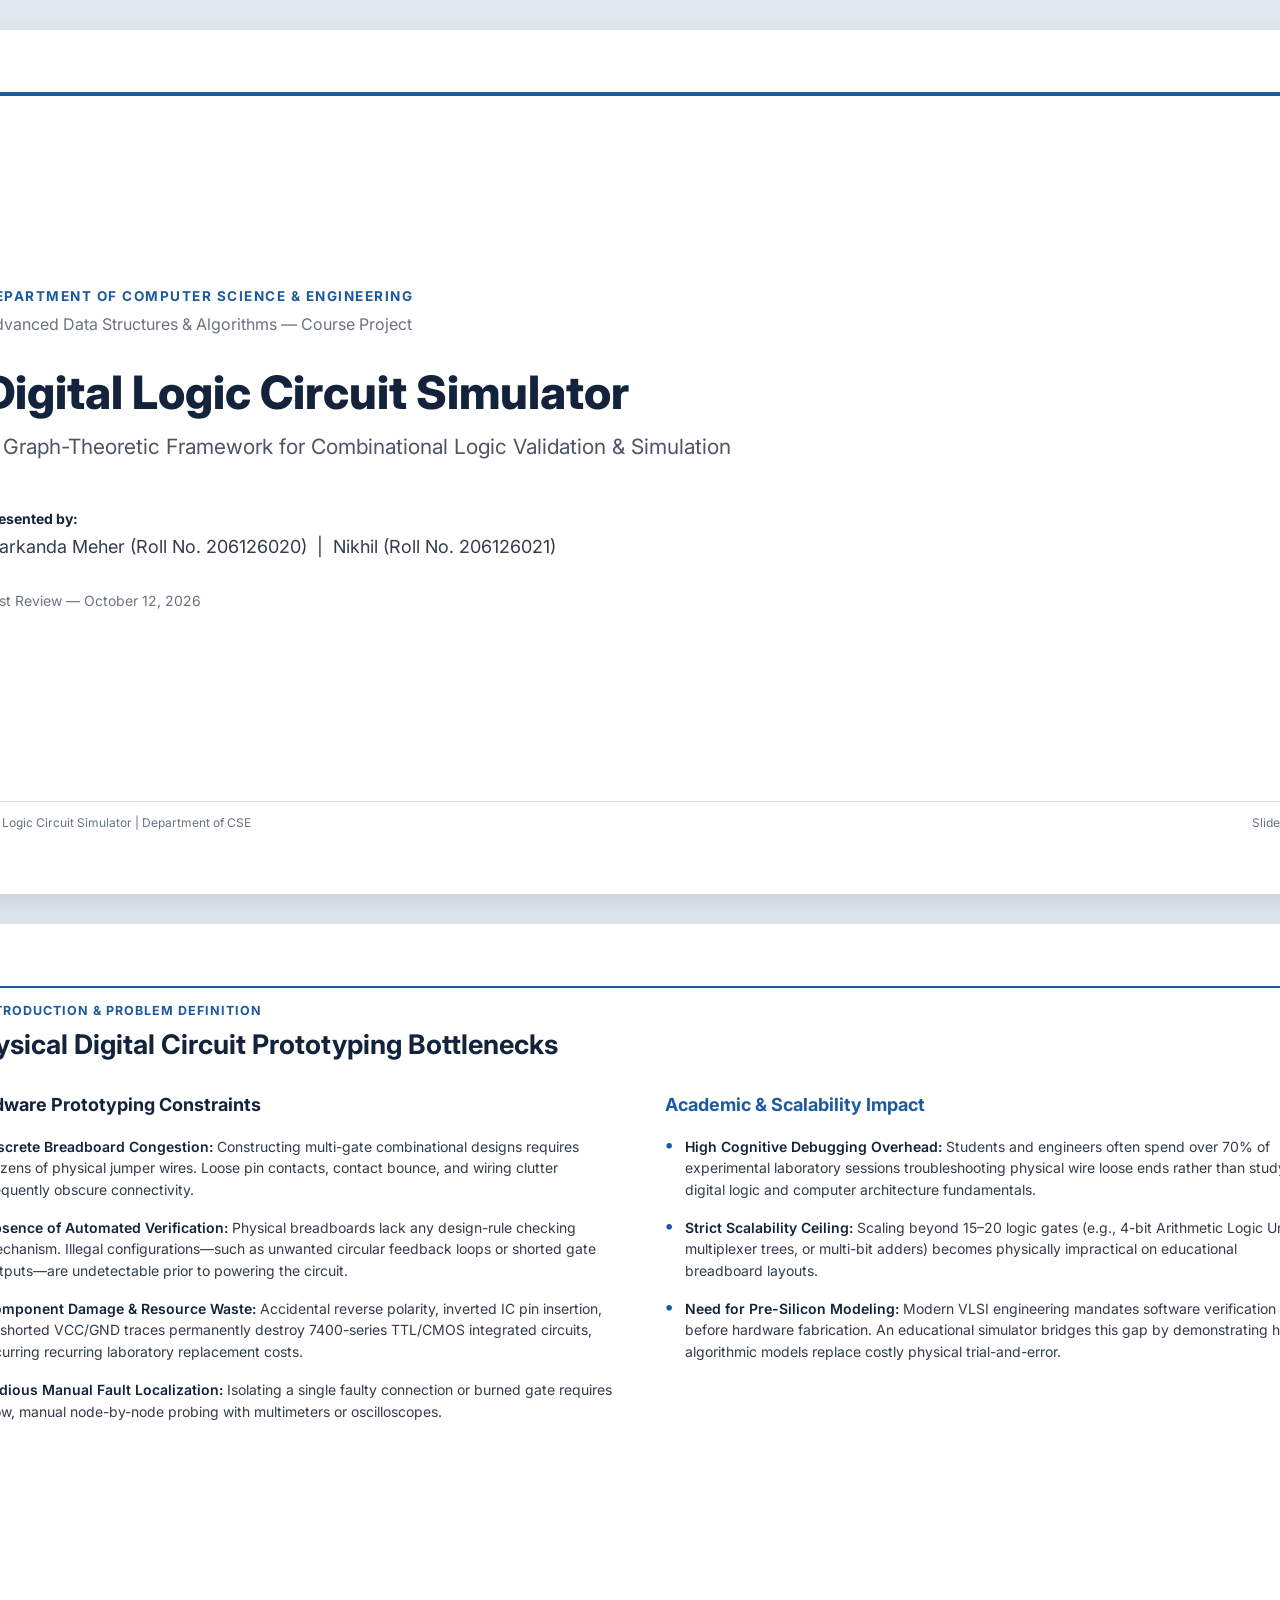
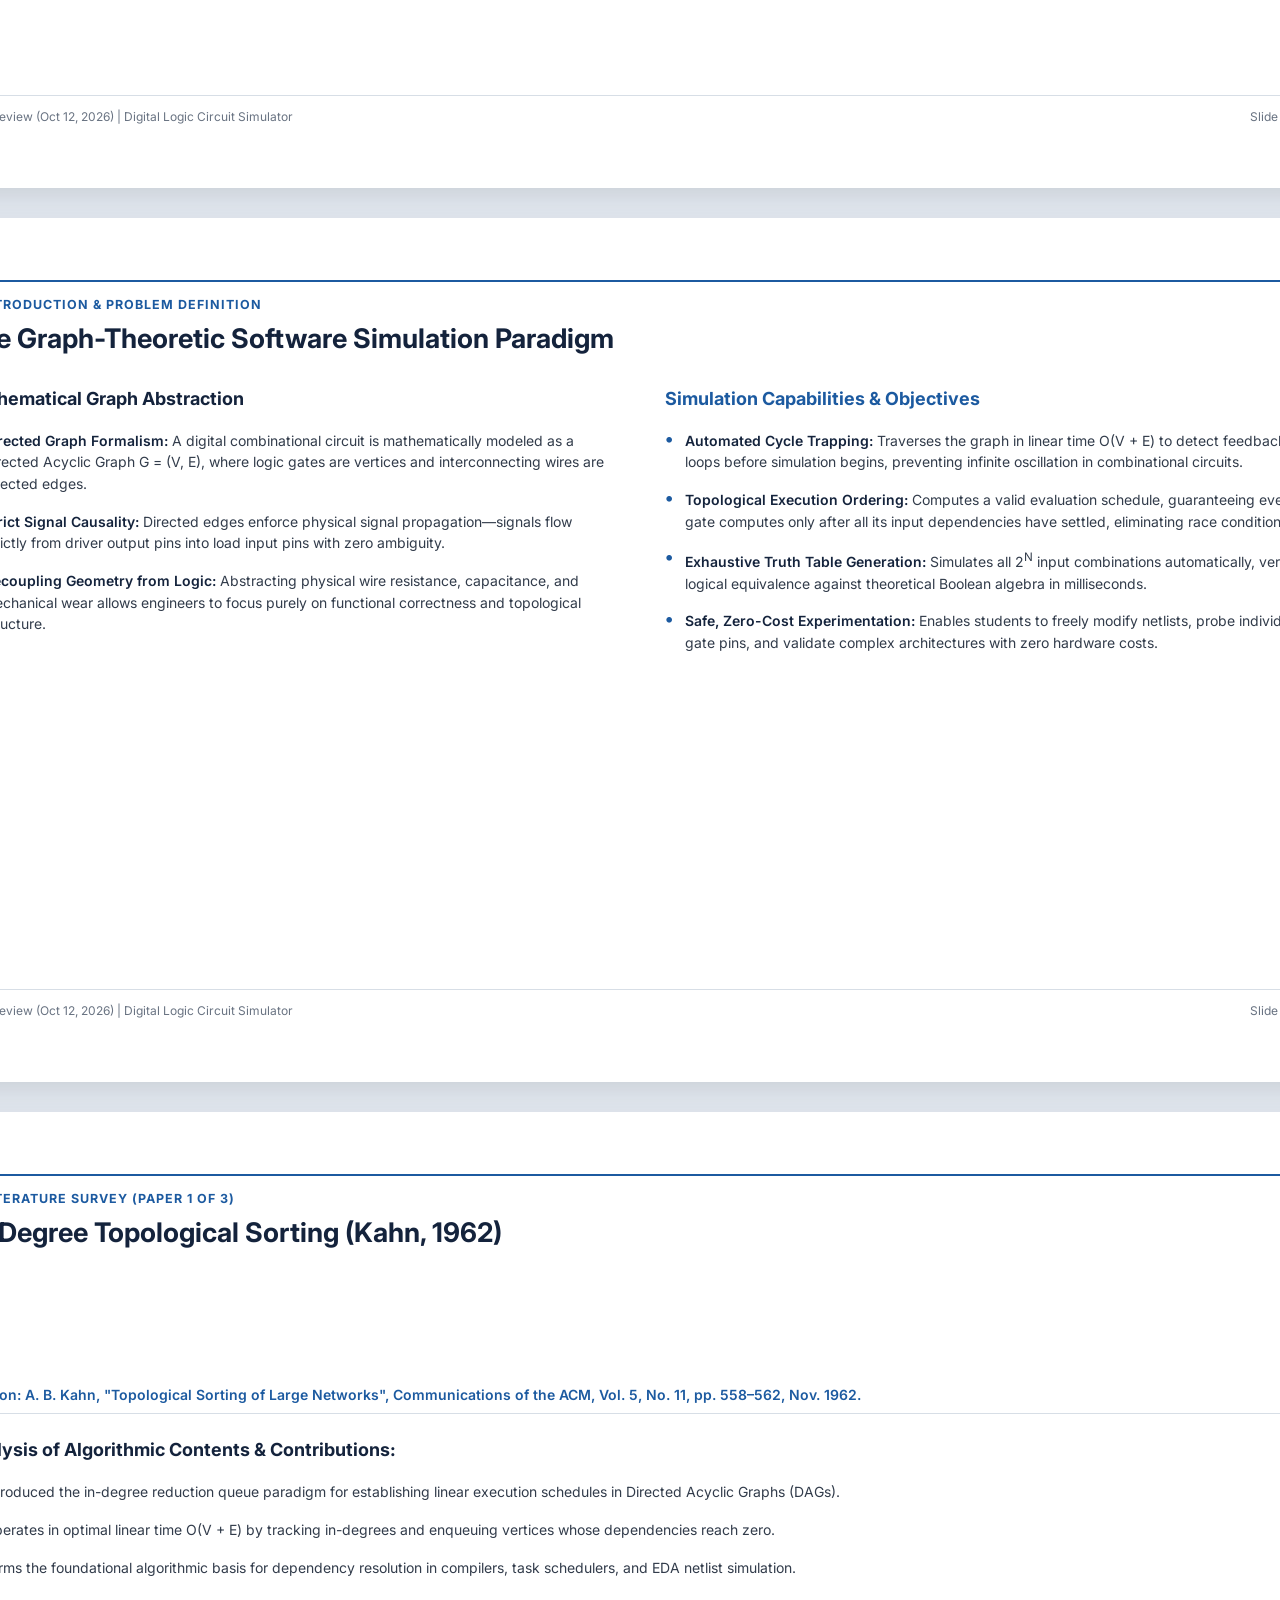
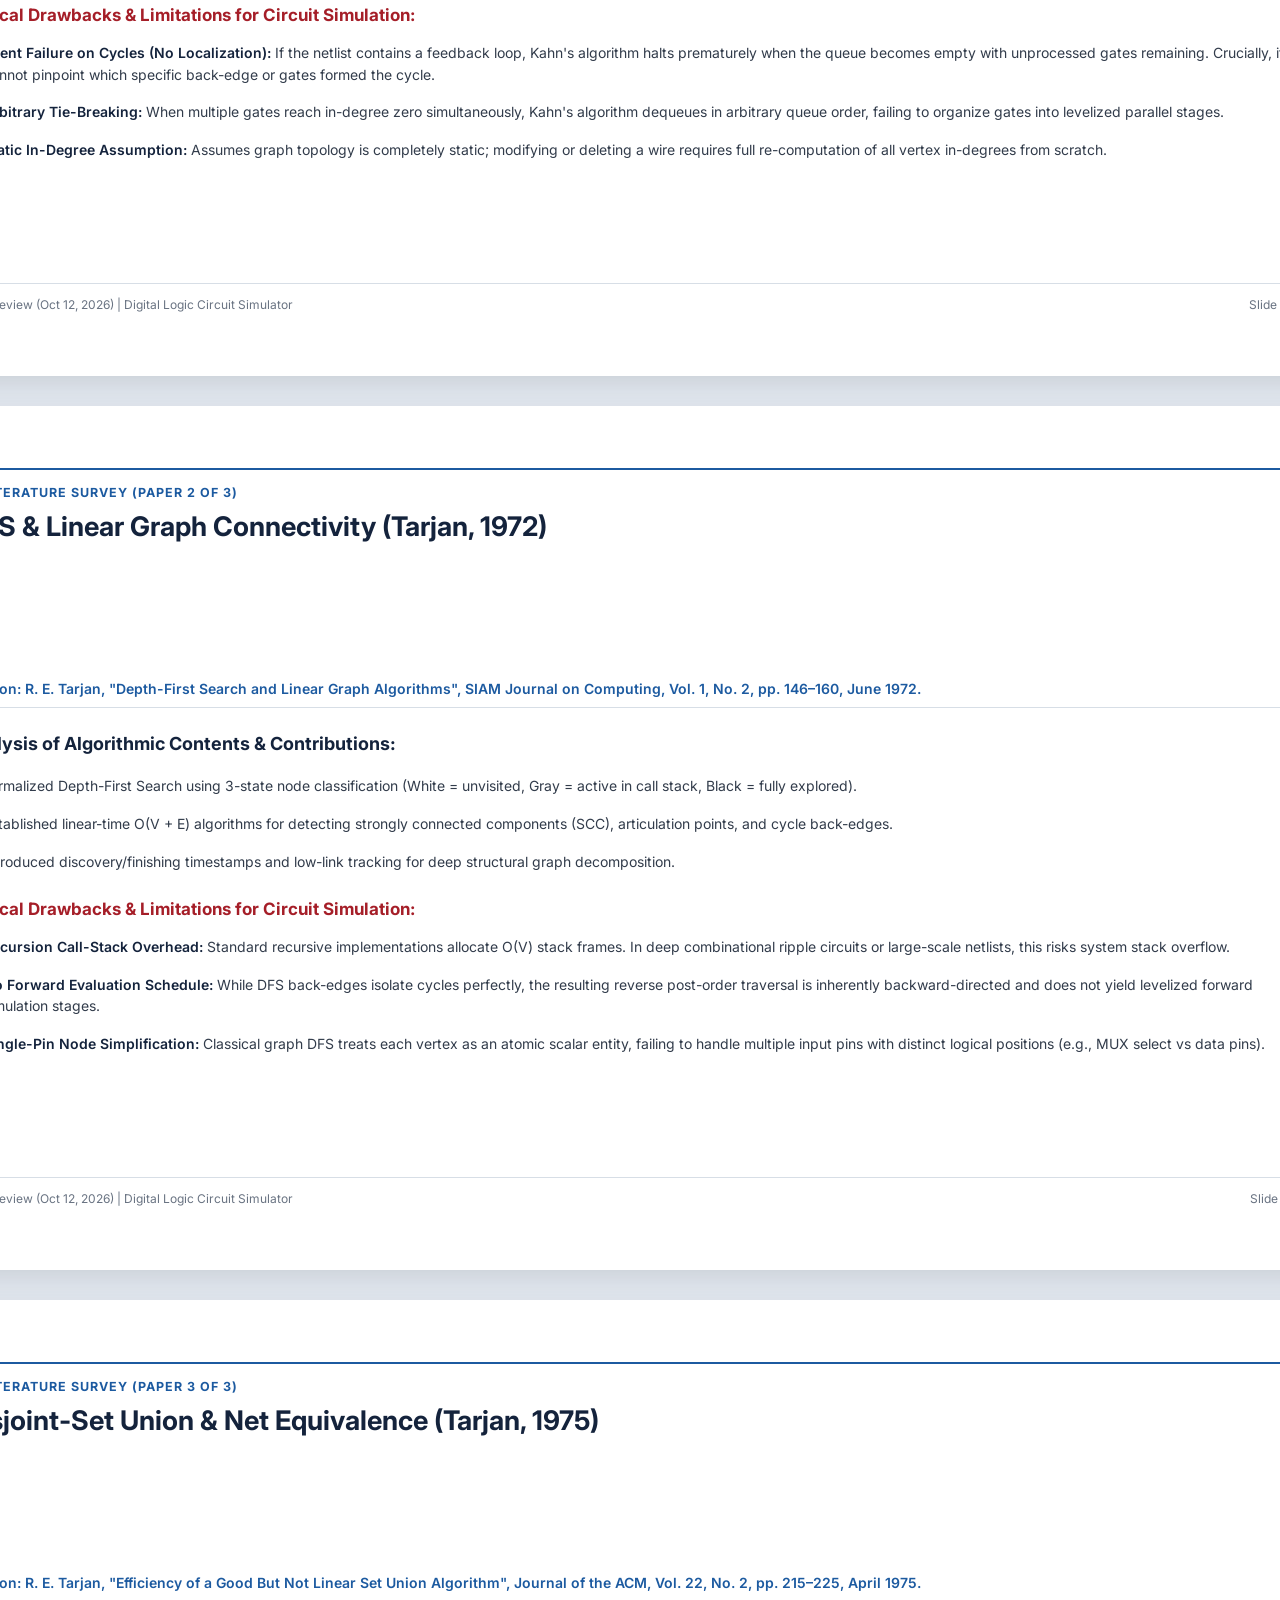
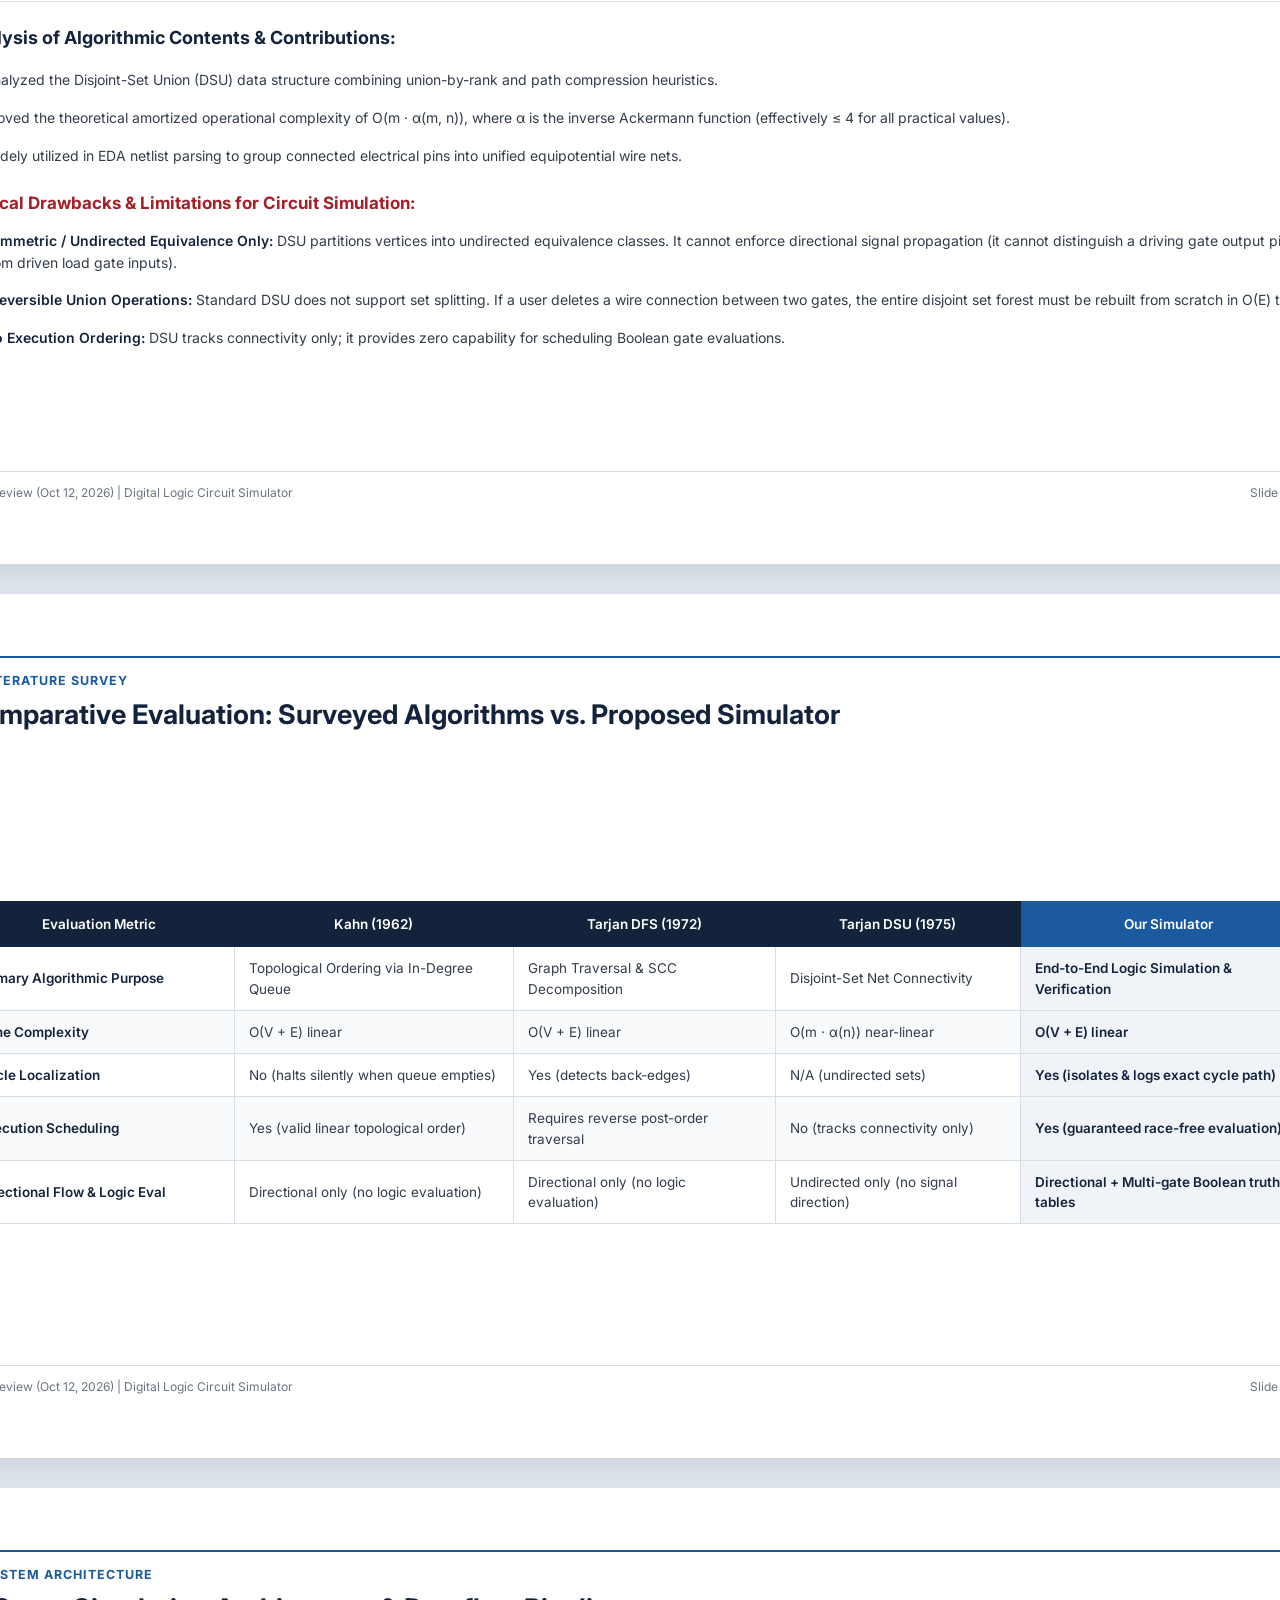
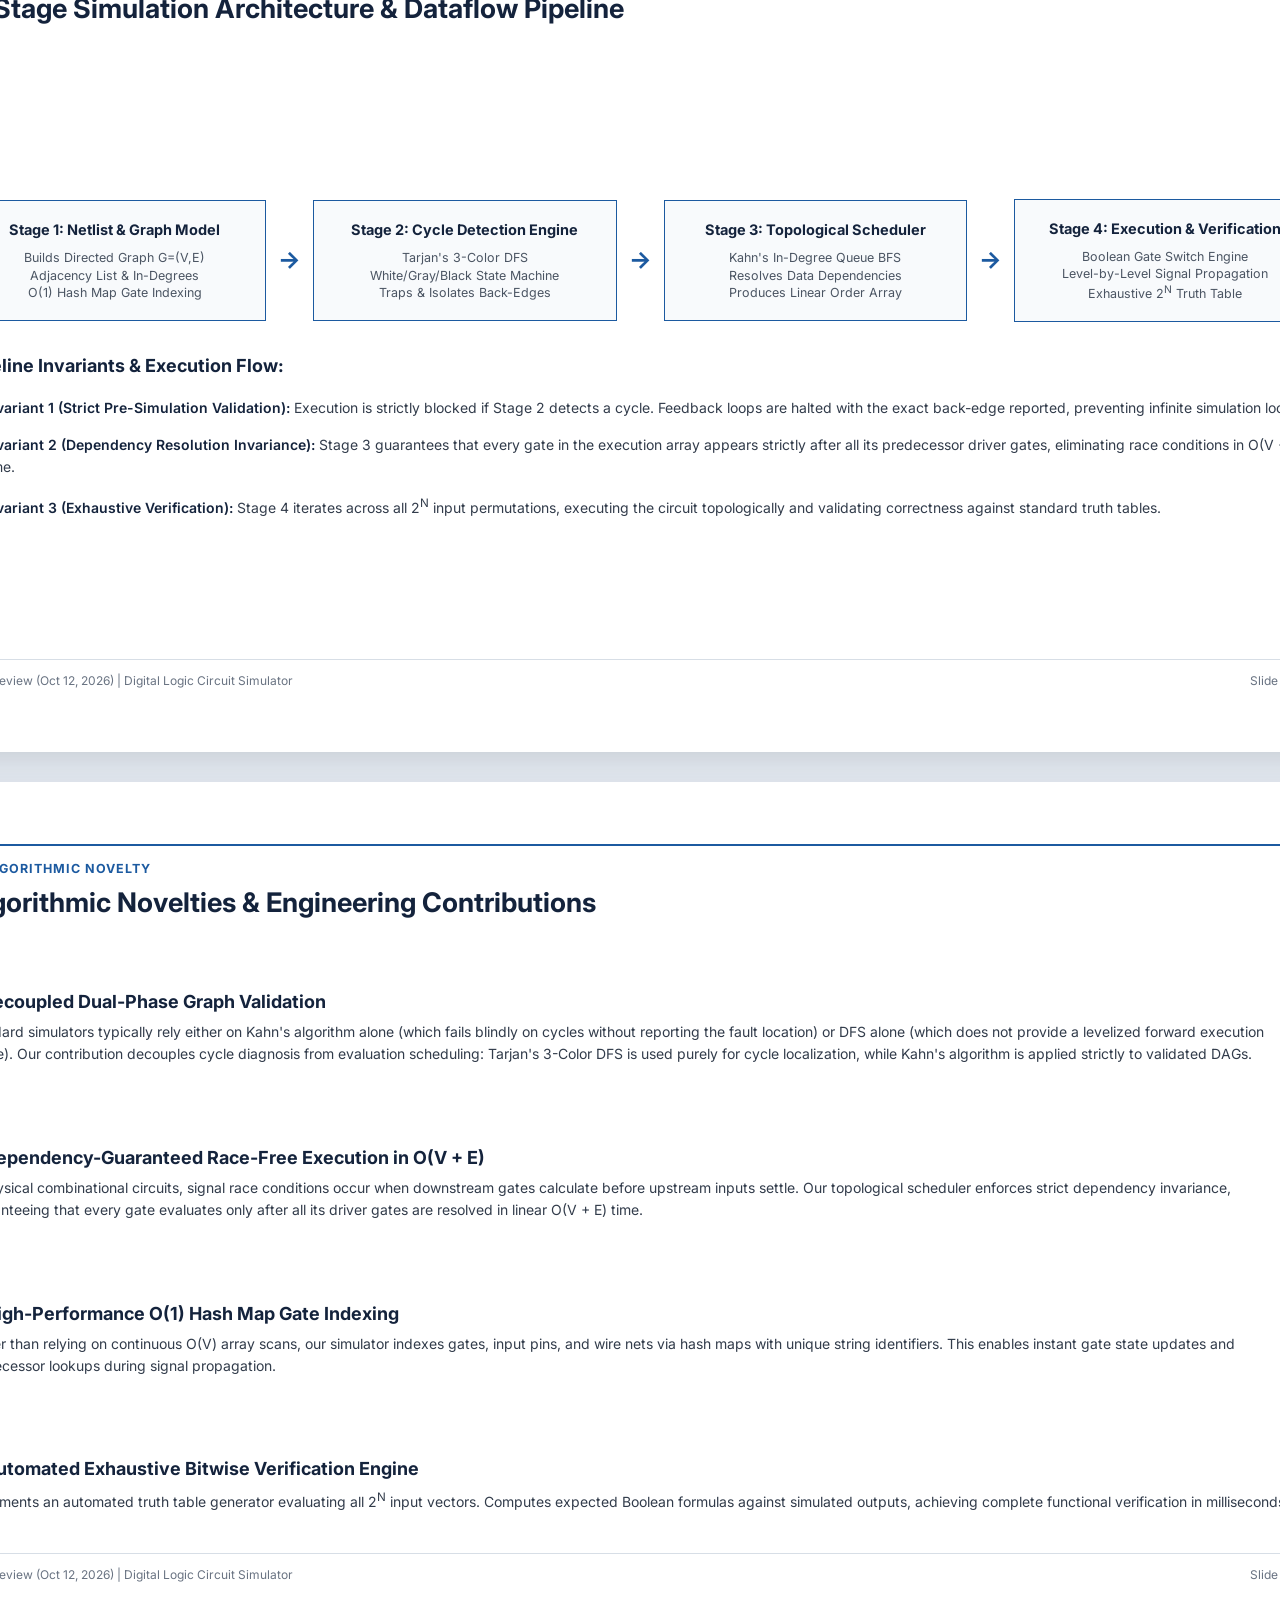
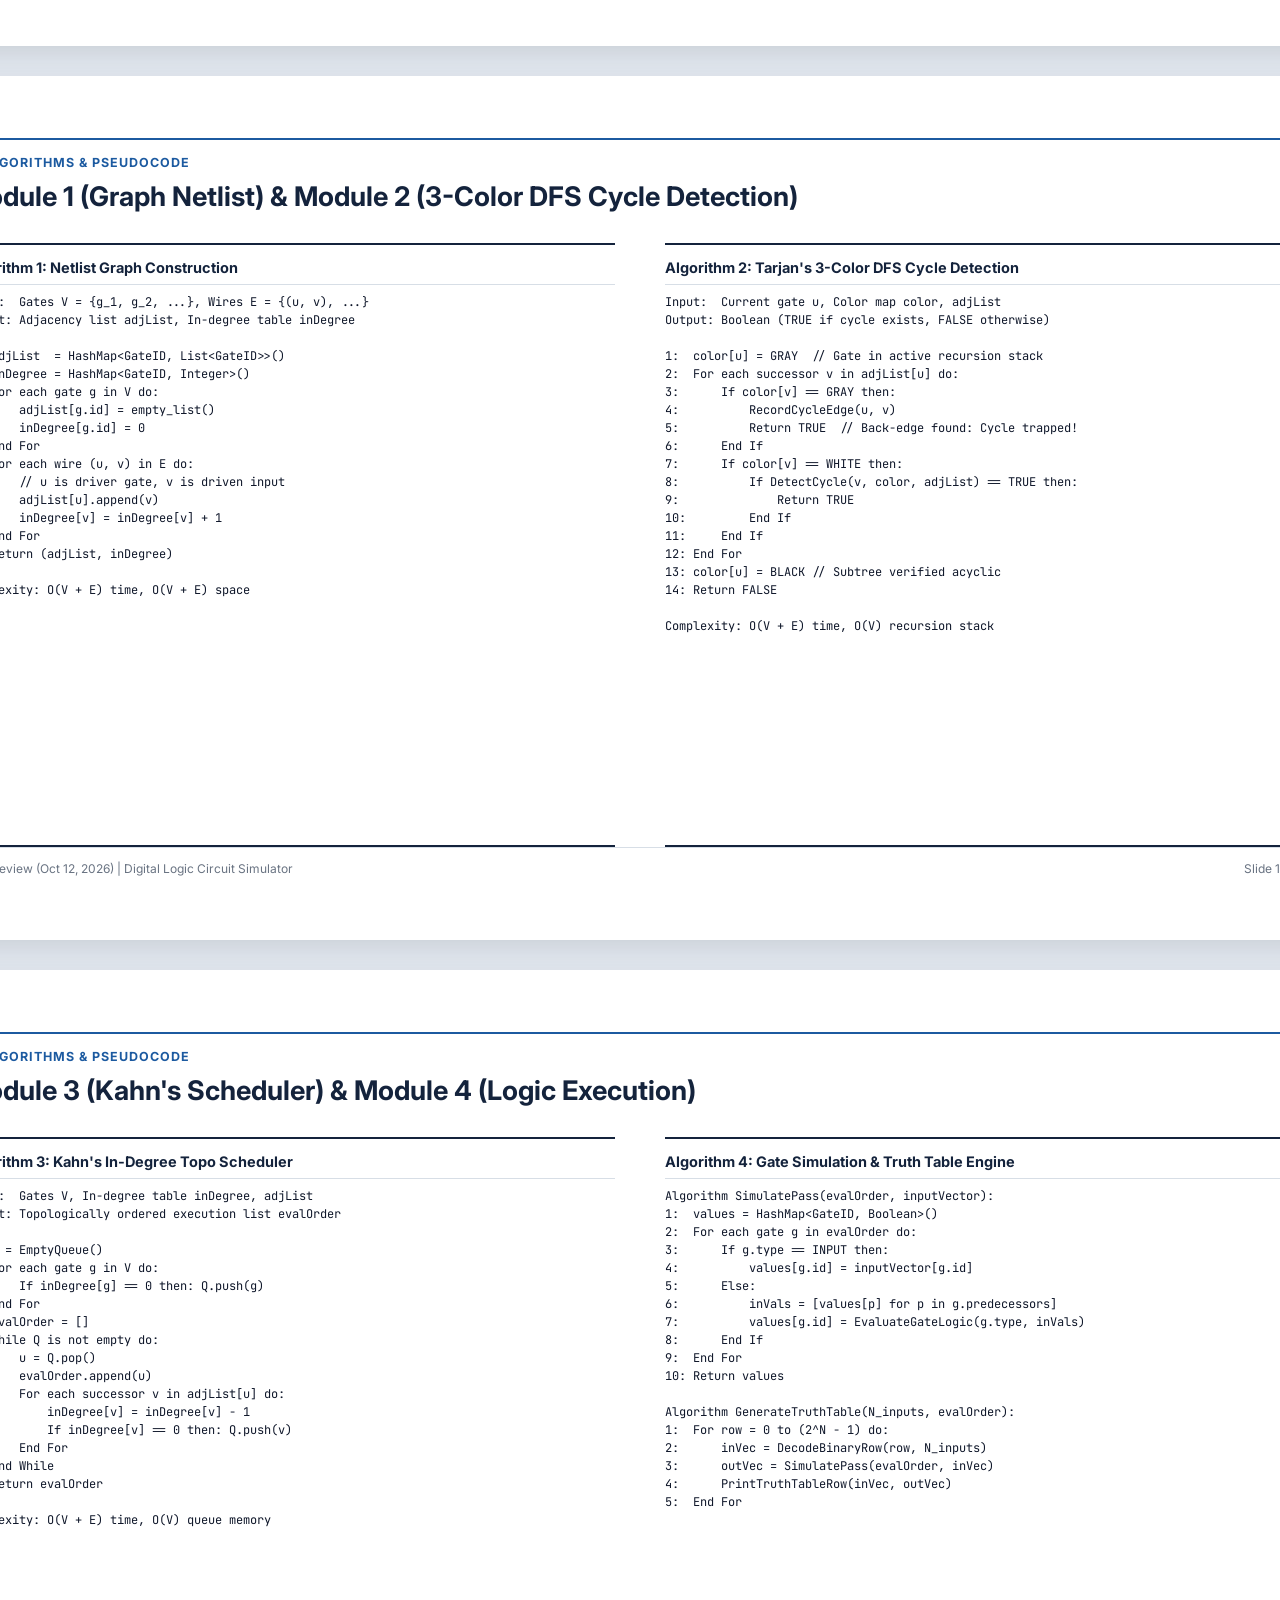
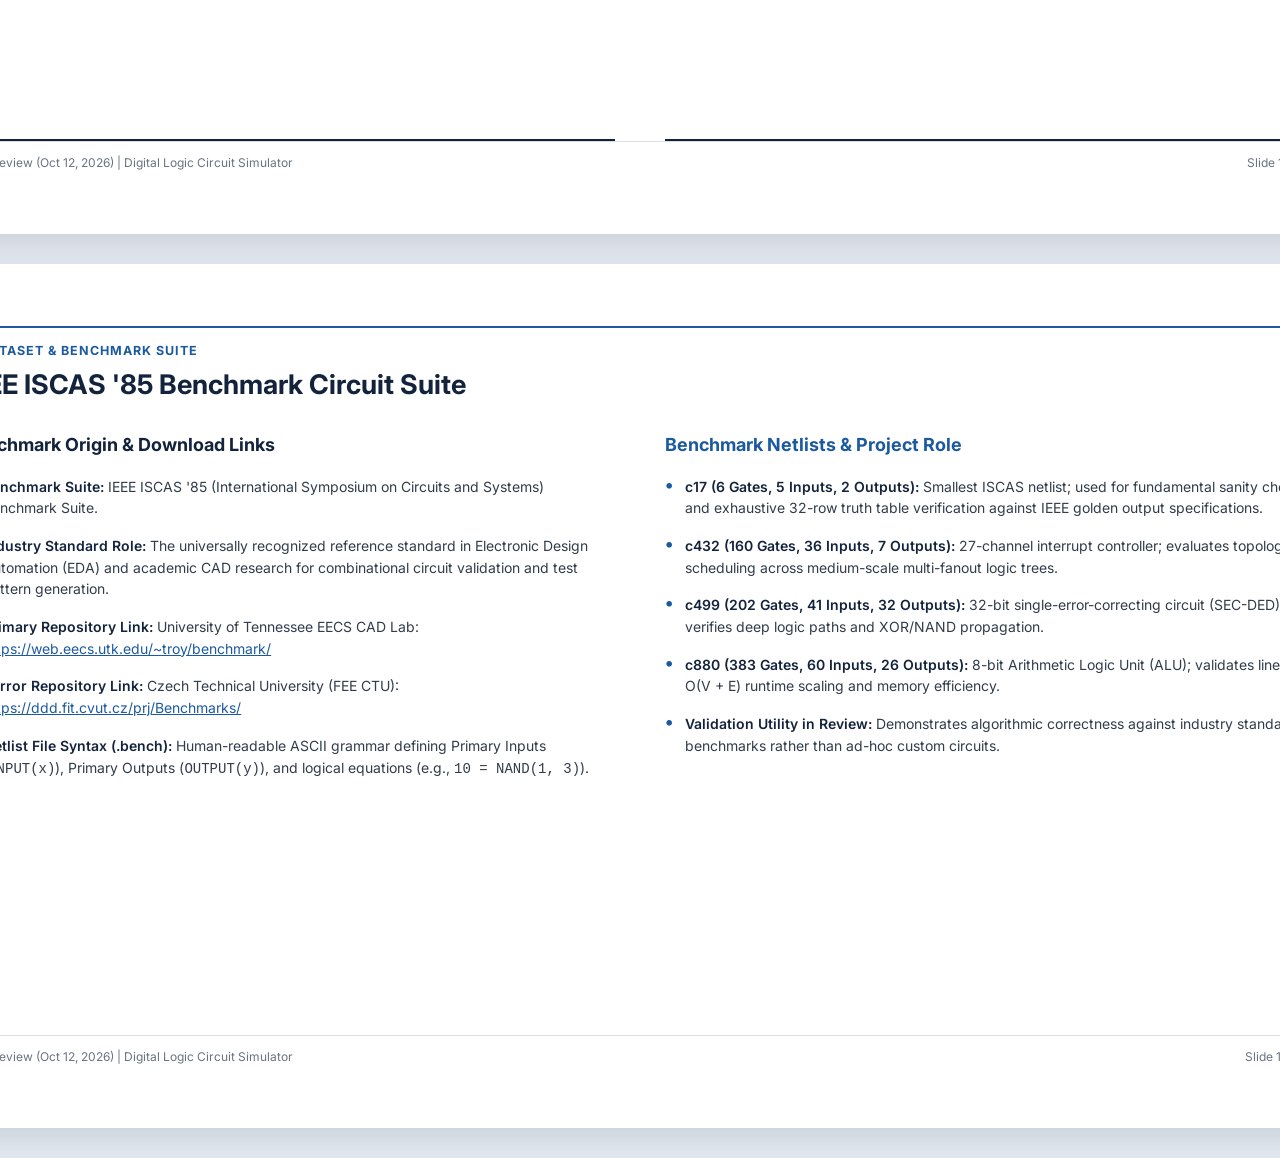
<file: academic_v2.html>
<!DOCTYPE html>
<html lang="en">
<head>
<meta charset="UTF-8">
<title>Digital Logic Circuit Simulator — First Review Presentation</title>
<style>
  @import url('https://fonts.googleapis.com/css2?family=Inter:wght@400;500;600;700&family=JetBrains+Mono:wght@400;500;600&display=swap');

  @page {
    size: 16in 9in;
    margin: 0;
  }

  * {
    box-sizing: border-box;
    margin: 0;
    padding: 0;
  }

  body {
    font-family: 'Inter', -apple-system, BlinkMacSystemFont, "Segoe UI", Roboto, sans-serif;
    background: #e2e8f0;
    color: #323c4b;
    line-height: 1.5;
  }

  .slide-container {
    display: flex;
    flex-direction: column;
    align-items: center;
    gap: 30px;
    padding: 30px;
  }

  .slide {
    width: 16in;
    height: 9in;
    background: #ffffff;
    padding: 0.65in 0.95in;
    position: relative;
    box-shadow: 0 10px 25px rgba(0,0,0,0.1);
    page-break-after: always;
    display: flex;
    flex-direction: column;
    justify-content: space-between;
  }

  @media print {
    body { background: transparent; }
    .slide-container { padding: 0; gap: 0; }
    .slide { box-shadow: none; width: 16in; height: 9in; page-break-after: always; }
  }

  /* Slide Header */
  .slide-header {
    border-top: 2.5px solid #1c5aa0;
    padding-top: 14px;
    margin-bottom: 25px;
  }
  .tag {
    font-size: 12.5px;
    font-weight: 700;
    color: #1c5aa0;
    letter-spacing: 1px;
    text-transform: uppercase;
  }
  .title {
    font-size: 27px;
    font-weight: 700;
    color: #14233c;
    margin-top: 4px;
  }

  /* Footer */
  .slide-footer {
    display: flex;
    justify-content: space-between;
    font-size: 12px;
    color: #697382;
    border-top: 1px solid #d7dee6;
    padding-top: 12px;
  }

  /* Typography & Layouts (No blocks/cards!) */
  .col-2 {
    display: grid;
    grid-template-columns: 1fr 1fr;
    gap: 50px;
    flex: 1;
  }

  .section-heading {
    font-size: 18px;
    font-weight: 700;
    color: #14233c;
    margin-bottom: 18px;
  }
  .section-heading.accent {
    color: #1c5aa0;
  }

  ul.academic-list {
    list-style: none;
  }
  ul.academic-list li {
    font-size: 14px;
    color: #323c4b;
    margin-bottom: 16px;
    line-height: 1.55;
    position: relative;
    padding-left: 20px;
  }
  ul.academic-list li::before {
    content: "•";
    position: absolute;
    left: 0;
    color: #1c5aa0;
    font-weight: bold;
    font-size: 18px;
    line-height: 1;
  }
  ul.academic-list li strong {
    color: #14233c;
    font-weight: 600;
  }

  /* Title Slide */
  .title-content {
    display: flex;
    flex-direction: column;
    justify-content: center;
    height: 100%;
    padding: 40px 20px;
    border-top: 4px solid #1c5aa0;
  }
  .dept-tag {
    font-size: 13.5px;
    font-weight: 700;
    color: #1c5aa0;
    letter-spacing: 1.5px;
    text-transform: uppercase;
    margin-bottom: 6px;
  }
  .course-tag {
    font-size: 16px;
    color: #697382;
    margin-bottom: 30px;
  }
  .main-title {
    font-size: 46px;
    font-weight: 800;
    color: #14233c;
    margin-bottom: 12px;
    line-height: 1.15;
  }
  .main-subtitle {
    font-size: 21px;
    color: #4b5563;
    margin-bottom: 45px;
  }
  .team-block {
    margin-bottom: 30px;
  }
  .team-label {
    font-size: 14px;
    font-weight: 700;
    color: #14233c;
    margin-bottom: 4px;
  }
  .team-members {
    font-size: 18px;
    color: #323c4b;
  }
  .review-meta {
    font-size: 14px;
    color: #697382;
  }

  /* Academic Citation Box */
  .citation-header {
    font-size: 14px;
    font-weight: 600;
    color: #1c5aa0;
    margin-bottom: 22px;
    padding-bottom: 8px;
    border-bottom: 1px solid #d7dee6;
  }
  .drawbacks-heading {
    font-size: 17px;
    font-weight: 700;
    color: #a51e28;
    margin-top: 24px;
    margin-bottom: 14px;
  }

  /* Table styling */
  table.academic-table {
    width: 100%;
    border-collapse: collapse;
    font-size: 13.5px;
  }
  table.academic-table th {
    background: #14233c;
    color: #ffffff;
    font-weight: 600;
    padding: 12px 14px;
    text-align: center;
    border: 1px solid #14233c;
  }
  table.academic-table th.accent-th {
    background: #1c5aa0;
    border: 1px solid #1c5aa0;
  }
  table.academic-table td {
    padding: 11px 14px;
    border: 1px solid #d7dee6;
    color: #323c4b;
  }
  table.academic-table tr:nth-child(even) td {
    background: #f8fafc;
  }
  table.academic-table td.col-metric {
    font-weight: 600;
    color: #14233c;
    text-align: left;
    width: 20%;
  }
  table.academic-table td.col-our {
    font-weight: 600;
    color: #14233c;
    background: #f0f4f9 !important;
  }

  /* Flow Diagram */
  .flow-diagram {
    display: flex;
    align-items: center;
    justify-content: space-between;
    margin-top: 20px;
    margin-bottom: 30px;
  }
  .flow-stage {
    flex: 1;
    border: 1.5px solid #1c5aa0;
    background: #f8fafc;
    padding: 18px 14px;
    text-align: center;
  }
  .flow-stage-title {
    font-size: 14.5px;
    font-weight: 700;
    color: #14233c;
    margin-bottom: 8px;
  }
  .flow-stage-desc {
    font-size: 12.5px;
    color: #4b5563;
    line-height: 1.4;
  }
  .flow-arrow {
    padding: 0 12px;
    font-size: 24px;
    color: #1c5aa0;
    font-weight: bold;
  }

  /* Algorithm Container (IEEE Style) */
  .algo-container {
    border-top: 2px solid #14233c;
    border-bottom: 2px solid #14233c;
    padding: 12px 0;
    flex: 1;
    display: flex;
    flex-direction: column;
  }
  .algo-title {
    font-size: 14.5px;
    font-weight: 700;
    color: #14233c;
    margin-bottom: 8px;
    padding-bottom: 6px;
    border-bottom: 1px solid #d7dee6;
  }
  .algo-code {
    font-family: 'JetBrains Mono', Consolas, monospace;
    font-size: 12px;
    color: #0f172a;
    line-height: 1.5;
    white-space: pre-wrap;
    flex: 1;
  }
</style>
</head>
<body>

<div class="slide-container">

  <!-- SLIDE 1: Title -->
  <div class="slide">
    <div class="title-content">
      <div class="dept-tag">Department of Computer Science & Engineering</div>
      <div class="course-tag">Advanced Data Structures & Algorithms — Course Project</div>
      <h1 class="main-title">Digital Logic Circuit Simulator</h1>
      <div class="main-subtitle">A Graph-Theoretic Framework for Combinational Logic Validation & Simulation</div>
      
      <div class="team-block">
        <div class="team-label">Presented by:</div>
        <div class="team-members">Markanda Meher (Roll No. 206126020) &nbsp;|&nbsp; Nikhil (Roll No. 206126021)</div>
      </div>

      <div class="review-meta">First Review — October 12, 2026</div>
    </div>
    <div class="slide-footer">
      <span>Digital Logic Circuit Simulator | Department of CSE</span>
      <span>Slide 1 of 12</span>
    </div>
  </div>

  <!-- SLIDE 2: 1. Intro - Physical Bottlenecks -->
  <div class="slide">
    <div class="slide-header">
      <div class="tag">1. Introduction & Problem Definition</div>
      <div class="title">Physical Digital Circuit Prototyping Bottlenecks</div>
    </div>
    <div class="col-2">
      <div>
        <div class="section-heading">Hardware Prototyping Constraints</div>
        <ul class="academic-list">
          <li><strong>Discrete Breadboard Congestion:</strong> Constructing multi-gate combinational designs requires dozens of physical jumper wires. Loose pin contacts, contact bounce, and wiring clutter frequently obscure connectivity.</li>
          <li><strong>Absence of Automated Verification:</strong> Physical breadboards lack any design-rule checking mechanism. Illegal configurations—such as unwanted circular feedback loops or shorted gate outputs—are undetectable prior to powering the circuit.</li>
          <li><strong>Component Damage & Resource Waste:</strong> Accidental reverse polarity, inverted IC pin insertion, or shorted VCC/GND traces permanently destroy 7400-series TTL/CMOS integrated circuits, incurring recurring laboratory replacement costs.</li>
          <li><strong>Tedious Manual Fault Localization:</strong> Isolating a single faulty connection or burned gate requires slow, manual node-by-node probing with multimeters or oscilloscopes.</li>
        </ul>
      </div>
      <div>
        <div class="section-heading accent">Academic & Scalability Impact</div>
        <ul class="academic-list">
          <li><strong>High Cognitive Debugging Overhead:</strong> Students and engineers often spend over 70% of experimental laboratory sessions troubleshooting physical wire loose ends rather than studying digital logic and computer architecture fundamentals.</li>
          <li><strong>Strict Scalability Ceiling:</strong> Scaling beyond 15–20 logic gates (e.g., 4-bit Arithmetic Logic Units, multiplexer trees, or multi-bit adders) becomes physically impractical on educational breadboard layouts.</li>
          <li><strong>Need for Pre-Silicon Modeling:</strong> Modern VLSI engineering mandates software verification before hardware fabrication. An educational simulator bridges this gap by demonstrating how algorithmic models replace costly physical trial-and-error.</li>
        </ul>
      </div>
    </div>
    <div class="slide-footer">
      <span>First Review (Oct 12, 2026) | Digital Logic Circuit Simulator</span>
      <span>Slide 2 of 12</span>
    </div>
  </div>

  <!-- SLIDE 3: 1. Intro - Simulation Paradigm -->
  <div class="slide">
    <div class="slide-header">
      <div class="tag">1. Introduction & Problem Definition</div>
      <div class="title">The Graph-Theoretic Software Simulation Paradigm</div>
    </div>
    <div class="col-2">
      <div>
        <div class="section-heading">Mathematical Graph Abstraction</div>
        <ul class="academic-list">
          <li><strong>Directed Graph Formalism:</strong> A digital combinational circuit is mathematically modeled as a Directed Acyclic Graph G = (V, E), where logic gates are vertices and interconnecting wires are directed edges.</li>
          <li><strong>Strict Signal Causality:</strong> Directed edges enforce physical signal propagation—signals flow strictly from driver output pins into load input pins with zero ambiguity.</li>
          <li><strong>Decoupling Geometry from Logic:</strong> Abstracting physical wire resistance, capacitance, and mechanical wear allows engineers to focus purely on functional correctness and topological structure.</li>
        </ul>
      </div>
      <div>
        <div class="section-heading accent">Simulation Capabilities & Objectives</div>
        <ul class="academic-list">
          <li><strong>Automated Cycle Trapping:</strong> Traverses the graph in linear time O(V + E) to detect feedback loops before simulation begins, preventing infinite oscillation in combinational circuits.</li>
          <li><strong>Topological Execution Ordering:</strong> Computes a valid evaluation schedule, guaranteeing every gate computes only after all its input dependencies have settled, eliminating race conditions.</li>
          <li><strong>Exhaustive Truth Table Generation:</strong> Simulates all 2<sup>N</sup> input combinations automatically, verifying logical equivalence against theoretical Boolean algebra in milliseconds.</li>
          <li><strong>Safe, Zero-Cost Experimentation:</strong> Enables students to freely modify netlists, probe individual gate pins, and validate complex architectures with zero hardware costs.</li>
        </ul>
      </div>
    </div>
    <div class="slide-footer">
      <span>First Review (Oct 12, 2026) | Digital Logic Circuit Simulator</span>
      <span>Slide 3 of 12</span>
    </div>
  </div>

  <!-- SLIDE 4: 2. Survey - Kahn 1962 -->
  <div class="slide">
    <div class="slide-header">
      <div class="tag">2. Literature Survey (Paper 1 of 3)</div>
      <div class="title">In-Degree Topological Sorting (Kahn, 1962)</div>
    </div>
    <div>
      <div class="citation-header">
        Citation: A. B. Kahn, "Topological Sorting of Large Networks", Communications of the ACM, Vol. 5, No. 11, pp. 558–562, Nov. 1962.
      </div>
      
      <div class="section-heading">Analysis of Algorithmic Contents & Contributions:</div>
      <ul class="academic-list">
        <li>Introduced the in-degree reduction queue paradigm for establishing linear execution schedules in Directed Acyclic Graphs (DAGs).</li>
        <li>Operates in optimal linear time O(V + E) by tracking in-degrees and enqueuing vertices whose dependencies reach zero.</li>
        <li>Forms the foundational algorithmic basis for dependency resolution in compilers, task schedulers, and EDA netlist simulation.</li>
      </ul>

      <div class="drawbacks-heading">Critical Drawbacks & Limitations for Circuit Simulation:</div>
      <ul class="academic-list">
        <li><strong>Silent Failure on Cycles (No Localization):</strong> If the netlist contains a feedback loop, Kahn's algorithm halts prematurely when the queue becomes empty with unprocessed gates remaining. Crucially, it cannot pinpoint which specific back-edge or gates formed the cycle.</li>
        <li><strong>Arbitrary Tie-Breaking:</strong> When multiple gates reach in-degree zero simultaneously, Kahn's algorithm dequeues in arbitrary queue order, failing to organize gates into levelized parallel stages.</li>
        <li><strong>Static In-Degree Assumption:</strong> Assumes graph topology is completely static; modifying or deleting a wire requires full re-computation of all vertex in-degrees from scratch.</li>
      </ul>
    </div>
    <div class="slide-footer">
      <span>First Review (Oct 12, 2026) | Digital Logic Circuit Simulator</span>
      <span>Slide 4 of 12</span>
    </div>
  </div>

  <!-- SLIDE 5: 2. Survey - Tarjan 1972 -->
  <div class="slide">
    <div class="slide-header">
      <div class="tag">2. Literature Survey (Paper 2 of 3)</div>
      <div class="title">DFS & Linear Graph Connectivity (Tarjan, 1972)</div>
    </div>
    <div>
      <div class="citation-header">
        Citation: R. E. Tarjan, "Depth-First Search and Linear Graph Algorithms", SIAM Journal on Computing, Vol. 1, No. 2, pp. 146–160, June 1972.
      </div>
      
      <div class="section-heading">Analysis of Algorithmic Contents & Contributions:</div>
      <ul class="academic-list">
        <li>Formalized Depth-First Search using 3-state node classification (White = unvisited, Gray = active in call stack, Black = fully explored).</li>
        <li>Established linear-time O(V + E) algorithms for detecting strongly connected components (SCC), articulation points, and cycle back-edges.</li>
        <li>Introduced discovery/finishing timestamps and low-link tracking for deep structural graph decomposition.</li>
      </ul>

      <div class="drawbacks-heading">Critical Drawbacks & Limitations for Circuit Simulation:</div>
      <ul class="academic-list">
        <li><strong>Recursion Call-Stack Overhead:</strong> Standard recursive implementations allocate O(V) stack frames. In deep combinational ripple circuits or large-scale netlists, this risks system stack overflow.</li>
        <li><strong>No Forward Evaluation Schedule:</strong> While DFS back-edges isolate cycles perfectly, the resulting reverse post-order traversal is inherently backward-directed and does not yield levelized forward simulation stages.</li>
        <li><strong>Single-Pin Node Simplification:</strong> Classical graph DFS treats each vertex as an atomic scalar entity, failing to handle multiple input pins with distinct logical positions (e.g., MUX select vs data pins).</li>
      </ul>
    </div>
    <div class="slide-footer">
      <span>First Review (Oct 12, 2026) | Digital Logic Circuit Simulator</span>
      <span>Slide 5 of 12</span>
    </div>
  </div>

  <!-- SLIDE 6: 2. Survey - Tarjan 1975 -->
  <div class="slide">
    <div class="slide-header">
      <div class="tag">2. Literature Survey (Paper 3 of 3)</div>
      <div class="title">Disjoint-Set Union & Net Equivalence (Tarjan, 1975)</div>
    </div>
    <div>
      <div class="citation-header">
        Citation: R. E. Tarjan, "Efficiency of a Good But Not Linear Set Union Algorithm", Journal of the ACM, Vol. 22, No. 2, pp. 215–225, April 1975.
      </div>
      
      <div class="section-heading">Analysis of Algorithmic Contents & Contributions:</div>
      <ul class="academic-list">
        <li>Analyzed the Disjoint-Set Union (DSU) data structure combining union-by-rank and path compression heuristics.</li>
        <li>Proved the theoretical amortized operational complexity of O(m · α(m, n)), where α is the inverse Ackermann function (effectively &le; 4 for all practical values).</li>
        <li>Widely utilized in EDA netlist parsing to group connected electrical pins into unified equipotential wire nets.</li>
      </ul>

      <div class="drawbacks-heading">Critical Drawbacks & Limitations for Circuit Simulation:</div>
      <ul class="academic-list">
        <li><strong>Symmetric / Undirected Equivalence Only:</strong> DSU partitions vertices into undirected equivalence classes. It cannot enforce directional signal propagation (it cannot distinguish a driving gate output pin from driven load gate inputs).</li>
        <li><strong>Irreversible Union Operations:</strong> Standard DSU does not support set splitting. If a user deletes a wire connection between two gates, the entire disjoint set forest must be rebuilt from scratch in O(E) time.</li>
        <li><strong>No Execution Ordering:</strong> DSU tracks connectivity only; it provides zero capability for scheduling Boolean gate evaluations.</li>
      </ul>
    </div>
    <div class="slide-footer">
      <span>First Review (Oct 12, 2026) | Digital Logic Circuit Simulator</span>
      <span>Slide 6 of 12</span>
    </div>
  </div>

  <!-- SLIDE 7: 2. Survey - Comparative Table -->
  <div class="slide">
    <div class="slide-header">
      <div class="tag">2. Literature Survey</div>
      <div class="title">Comparative Evaluation: Surveyed Algorithms vs. Proposed Simulator</div>
    </div>
    <div style="flex: 1; display: flex; align-items: center;">
      <table class="academic-table">
        <thead>
          <tr>
            <th>Evaluation Metric</th>
            <th>Kahn (1962)</th>
            <th>Tarjan DFS (1972)</th>
            <th>Tarjan DSU (1975)</th>
            <th class="accent-th">Our Simulator</th>
          </tr>
        </thead>
        <tbody>
          <tr>
            <td class="col-metric">Primary Algorithmic Purpose</td>
            <td>Topological Ordering via In-Degree Queue</td>
            <td>Graph Traversal & SCC Decomposition</td>
            <td>Disjoint-Set Net Connectivity</td>
            <td class="col-our">End-to-End Logic Simulation & Verification</td>
          </tr>
          <tr>
            <td class="col-metric">Time Complexity</td>
            <td>O(V + E) linear</td>
            <td>O(V + E) linear</td>
            <td>O(m · α(n)) near-linear</td>
            <td class="col-our">O(V + E) linear</td>
          </tr>
          <tr>
            <td class="col-metric">Cycle Localization</td>
            <td>No (halts silently when queue empties)</td>
            <td>Yes (detects back-edges)</td>
            <td>N/A (undirected sets)</td>
            <td class="col-our">Yes (isolates & logs exact cycle path)</td>
          </tr>
          <tr>
            <td class="col-metric">Execution Scheduling</td>
            <td>Yes (valid linear topological order)</td>
            <td>Requires reverse post-order traversal</td>
            <td>No (tracks connectivity only)</td>
            <td class="col-our">Yes (guaranteed race-free evaluation)</td>
          </tr>
          <tr>
            <td class="col-metric">Directional Flow & Logic Eval</td>
            <td>Directional only (no logic evaluation)</td>
            <td>Directional only (no logic evaluation)</td>
            <td>Undirected only (no signal direction)</td>
            <td class="col-our">Directional + Multi-gate Boolean truth tables</td>
          </tr>
        </tbody>
      </table>
    </div>
    <div class="slide-footer">
      <span>First Review (Oct 12, 2026) | Digital Logic Circuit Simulator</span>
      <span>Slide 7 of 12</span>
    </div>
  </div>

  <!-- SLIDE 8: 3. Block Diagram -->
  <div class="slide">
    <div class="slide-header">
      <div class="tag">3. System Architecture</div>
      <div class="title">4-Stage Simulation Architecture & Dataflow Pipeline</div>
    </div>
    <div>
      <div class="flow-diagram">
        <div class="flow-stage">
          <div class="flow-stage-title">Stage 1: Netlist & Graph Model</div>
          <div class="flow-stage-desc">Builds Directed Graph G=(V,E)<br>Adjacency List & In-Degrees<br>O(1) Hash Map Gate Indexing</div>
        </div>
        <div class="flow-arrow">&rarr;</div>
        <div class="flow-stage">
          <div class="flow-stage-title">Stage 2: Cycle Detection Engine</div>
          <div class="flow-stage-desc">Tarjan's 3-Color DFS<br>White/Gray/Black State Machine<br>Traps & Isolates Back-Edges</div>
        </div>
        <div class="flow-arrow">&rarr;</div>
        <div class="flow-stage">
          <div class="flow-stage-title">Stage 3: Topological Scheduler</div>
          <div class="flow-stage-desc">Kahn's In-Degree Queue BFS<br>Resolves Data Dependencies<br>Produces Linear Order Array</div>
        </div>
        <div class="flow-arrow">&rarr;</div>
        <div class="flow-stage">
          <div class="flow-stage-title">Stage 4: Execution & Verification</div>
          <div class="flow-stage-desc">Boolean Gate Switch Engine<br>Level-by-Level Signal Propagation<br>Exhaustive 2<sup>N</sup> Truth Table</div>
        </div>
      </div>

      <div class="section-heading">Pipeline Invariants & Execution Flow:</div>
      <ul class="academic-list">
        <li><strong>Invariant 1 (Strict Pre-Simulation Validation):</strong> Execution is strictly blocked if Stage 2 detects a cycle. Feedback loops are halted with the exact back-edge reported, preventing infinite simulation loops.</li>
        <li><strong>Invariant 2 (Dependency Resolution Invariance):</strong> Stage 3 guarantees that every gate in the execution array appears strictly after all its predecessor driver gates, eliminating race conditions in O(V + E) time.</li>
        <li><strong>Invariant 3 (Exhaustive Verification):</strong> Stage 4 iterates across all 2<sup>N</sup> input permutations, executing the circuit topologically and validating correctness against standard truth tables.</li>
      </ul>
    </div>
    <div class="slide-footer">
      <span>First Review (Oct 12, 2026) | Digital Logic Circuit Simulator</span>
      <span>Slide 8 of 12</span>
    </div>
  </div>

  <!-- SLIDE 9: 3. Algorithmic Novelty -->
  <div class="slide">
    <div class="slide-header">
      <div class="tag">3. Algorithmic Novelty</div>
      <div class="title">Algorithmic Novelties & Engineering Contributions</div>
    </div>
    <div style="flex: 1; display: flex; flex-direction: column; justify-content: space-around;">
      <div>
        <div class="section-heading" style="margin-bottom: 6px;">1. Decoupled Dual-Phase Graph Validation</div>
        <p style="font-size:14px; line-height:1.6; color:#323c4b;">Standard simulators typically rely either on Kahn's algorithm alone (which fails blindly on cycles without reporting the fault location) or DFS alone (which does not provide a levelized forward execution queue). Our contribution decouples cycle diagnosis from evaluation scheduling: Tarjan's 3-Color DFS is used purely for cycle localization, while Kahn's algorithm is applied strictly to validated DAGs.</p>
      </div>
      <div>
        <div class="section-heading" style="margin-bottom: 6px;">2. Dependency-Guaranteed Race-Free Execution in O(V + E)</div>
        <p style="font-size:14px; line-height:1.6; color:#323c4b;">In physical combinational circuits, signal race conditions occur when downstream gates calculate before upstream inputs settle. Our topological scheduler enforces strict dependency invariance, guaranteeing that every gate evaluates only after all its driver gates are resolved in linear O(V + E) time.</p>
      </div>
      <div>
        <div class="section-heading" style="margin-bottom: 6px;">3. High-Performance O(1) Hash Map Gate Indexing</div>
        <p style="font-size:14px; line-height:1.6; color:#323c4b;">Rather than relying on continuous O(V) array scans, our simulator indexes gates, input pins, and wire nets via hash maps with unique string identifiers. This enables instant gate state updates and predecessor lookups during signal propagation.</p>
      </div>
      <div>
        <div class="section-heading" style="margin-bottom: 6px;">4. Automated Exhaustive Bitwise Verification Engine</div>
        <p style="font-size:14px; line-height:1.6; color:#323c4b;">Implements an automated truth table generator evaluating all 2<sup>N</sup> input vectors. Computes expected Boolean formulas against simulated outputs, achieving complete functional verification in milliseconds.</p>
      </div>
    </div>
    <div class="slide-footer">
      <span>First Review (Oct 12, 2026) | Digital Logic Circuit Simulator</span>
      <span>Slide 9 of 12</span>
    </div>
  </div>

  <!-- SLIDE 10: 4. Algorithms - Modules 1 & 2 -->
  <div class="slide">
    <div class="slide-header">
      <div class="tag">4. Algorithms & Pseudocode</div>
      <div class="title">Module 1 (Graph Netlist) & Module 2 (3-Color DFS Cycle Detection)</div>
    </div>
    <div class="col-2">
      <div class="algo-container">
        <div class="algo-title">Algorithm 1: Netlist Graph Construction</div>
        <div class="algo-code">Input:  Gates V = {g_1, g_2, ...}, Wires E = {(u, v), ...}
Output: Adjacency list adjList, In-degree table inDegree

1:  adjList  = HashMap&lt;GateID, List&lt;GateID&gt;&gt;()
2:  inDegree = HashMap&lt;GateID, Integer&gt;()
3:  For each gate g in V do:
4:      adjList[g.id] = empty_list()
5:      inDegree[g.id] = 0
6:  End For
7:  For each wire (u, v) in E do:
8:      // u is driver gate, v is driven input
9:      adjList[u].append(v)
10:     inDegree[v] = inDegree[v] + 1
11: End For
12: Return (adjList, inDegree)

Complexity: O(V + E) time, O(V + E) space</div>
      </div>

      <div class="algo-container">
        <div class="algo-title">Algorithm 2: Tarjan's 3-Color DFS Cycle Detection</div>
        <div class="algo-code">Input:  Current gate u, Color map color, adjList
Output: Boolean (TRUE if cycle exists, FALSE otherwise)

1:  color[u] = GRAY  // Gate in active recursion stack
2:  For each successor v in adjList[u] do:
3:      If color[v] == GRAY then:
4:          RecordCycleEdge(u, v)
5:          Return TRUE  // Back-edge found: Cycle trapped!
6:      End If
7:      If color[v] == WHITE then:
8:          If DetectCycle(v, color, adjList) == TRUE then:
9:              Return TRUE
10:         End If
11:     End If
12: End For
13: color[u] = BLACK // Subtree verified acyclic
14: Return FALSE

Complexity: O(V + E) time, O(V) recursion stack</div>
      </div>
    </div>
    <div class="slide-footer">
      <span>First Review (Oct 12, 2026) | Digital Logic Circuit Simulator</span>
      <span>Slide 10 of 12</span>
    </div>
  </div>

  <!-- SLIDE 11: 4. Algorithms - Modules 3 & 4 -->
  <div class="slide">
    <div class="slide-header">
      <div class="tag">4. Algorithms & Pseudocode</div>
      <div class="title">Module 3 (Kahn's Scheduler) & Module 4 (Logic Execution)</div>
    </div>
    <div class="col-2">
      <div class="algo-container">
        <div class="algo-title">Algorithm 3: Kahn's In-Degree Topo Scheduler</div>
        <div class="algo-code">Input:  Gates V, In-degree table inDegree, adjList
Output: Topologically ordered execution list evalOrder

1:  Q = EmptyQueue()
2:  For each gate g in V do:
3:      If inDegree[g] == 0 then: Q.push(g)
4:  End For
5:  evalOrder = []
6:  While Q is not empty do:
7:      u = Q.pop()
8:      evalOrder.append(u)
9:      For each successor v in adjList[u] do:
10:         inDegree[v] = inDegree[v] - 1
11:         If inDegree[v] == 0 then: Q.push(v)
12:     End For
13: End While
14: Return evalOrder

Complexity: O(V + E) time, O(V) queue memory</div>
      </div>

      <div class="algo-container">
        <div class="algo-title">Algorithm 4: Gate Simulation & Truth Table Engine</div>
        <div class="algo-code">Algorithm SimulatePass(evalOrder, inputVector):
1:  values = HashMap&lt;GateID, Boolean&gt;()
2:  For each gate g in evalOrder do:
3:      If g.type == INPUT then:
4:          values[g.id] = inputVector[g.id]
5:      Else:
6:          inVals = [values[p] for p in g.predecessors]
7:          values[g.id] = EvaluateGateLogic(g.type, inVals)
8:      End If
9:  End For
10: Return values

Algorithm GenerateTruthTable(N_inputs, evalOrder):
1:  For row = 0 to (2^N - 1) do:
2:      inVec = DecodeBinaryRow(row, N_inputs)
3:      outVec = SimulatePass(evalOrder, inVec)
4:      PrintTruthTableRow(inVec, outVec)
5:  End For</div>
      </div>
    </div>
    <div class="slide-footer">
      <span>First Review (Oct 12, 2026) | Digital Logic Circuit Simulator</span>
      <span>Slide 11 of 12</span>
    </div>
  </div>

  <!-- SLIDE 12: 5. Dataset -->
  <div class="slide">
    <div class="slide-header">
      <div class="tag">5. Dataset & Benchmark Suite</div>
      <div class="title">IEEE ISCAS '85 Benchmark Circuit Suite</div>
    </div>
    <div class="col-2">
      <div>
        <div class="section-heading">Benchmark Origin & Download Links</div>
        <ul class="academic-list">
          <li><strong>Benchmark Suite:</strong> IEEE ISCAS '85 (International Symposium on Circuits and Systems) Benchmark Suite.</li>
          <li><strong>Industry Standard Role:</strong> The universally recognized reference standard in Electronic Design Automation (EDA) and academic CAD research for combinational circuit validation and test pattern generation.</li>
          <li><strong>Primary Repository Link:</strong> University of Tennessee EECS CAD Lab:<br><a href="https://web.eecs.utk.edu/~troy/benchmark/" style="color:#1c5aa0;">https://web.eecs.utk.edu/~troy/benchmark/</a></li>
          <li><strong>Mirror Repository Link:</strong> Czech Technical University (FEE CTU):<br><a href="https://ddd.fit.cvut.cz/prj/Benchmarks/" style="color:#1c5aa0;">https://ddd.fit.cvut.cz/prj/Benchmarks/</a></li>
          <li><strong>Netlist File Syntax (.bench):</strong> Human-readable ASCII grammar defining Primary Inputs (<code>INPUT(x)</code>), Primary Outputs (<code>OUTPUT(y)</code>), and logical equations (e.g., <code>10 = NAND(1, 3)</code>).</li>
        </ul>
      </div>
      <div>
        <div class="section-heading accent">Benchmark Netlists & Project Role</div>
        <ul class="academic-list">
          <li><strong>c17 (6 Gates, 5 Inputs, 2 Outputs):</strong> Smallest ISCAS netlist; used for fundamental sanity checks and exhaustive 32-row truth table verification against IEEE golden output specifications.</li>
          <li><strong>c432 (160 Gates, 36 Inputs, 7 Outputs):</strong> 27-channel interrupt controller; evaluates topological scheduling across medium-scale multi-fanout logic trees.</li>
          <li><strong>c499 (202 Gates, 41 Inputs, 32 Outputs):</strong> 32-bit single-error-correcting circuit (SEC-DED); verifies deep logic paths and XOR/NAND propagation.</li>
          <li><strong>c880 (383 Gates, 60 Inputs, 26 Outputs):</strong> 8-bit Arithmetic Logic Unit (ALU); validates linear O(V + E) runtime scaling and memory efficiency.</li>
          <li><strong>Validation Utility in Review:</strong> Demonstrates algorithmic correctness against industry standard benchmarks rather than ad-hoc custom circuits.</li>
        </ul>
      </div>
    </div>
    <div class="slide-footer">
      <span>First Review (Oct 12, 2026) | Digital Logic Circuit Simulator</span>
      <span>Slide 12 of 12</span>
    </div>
  </div>

</div>

</body>
</html>
</file>
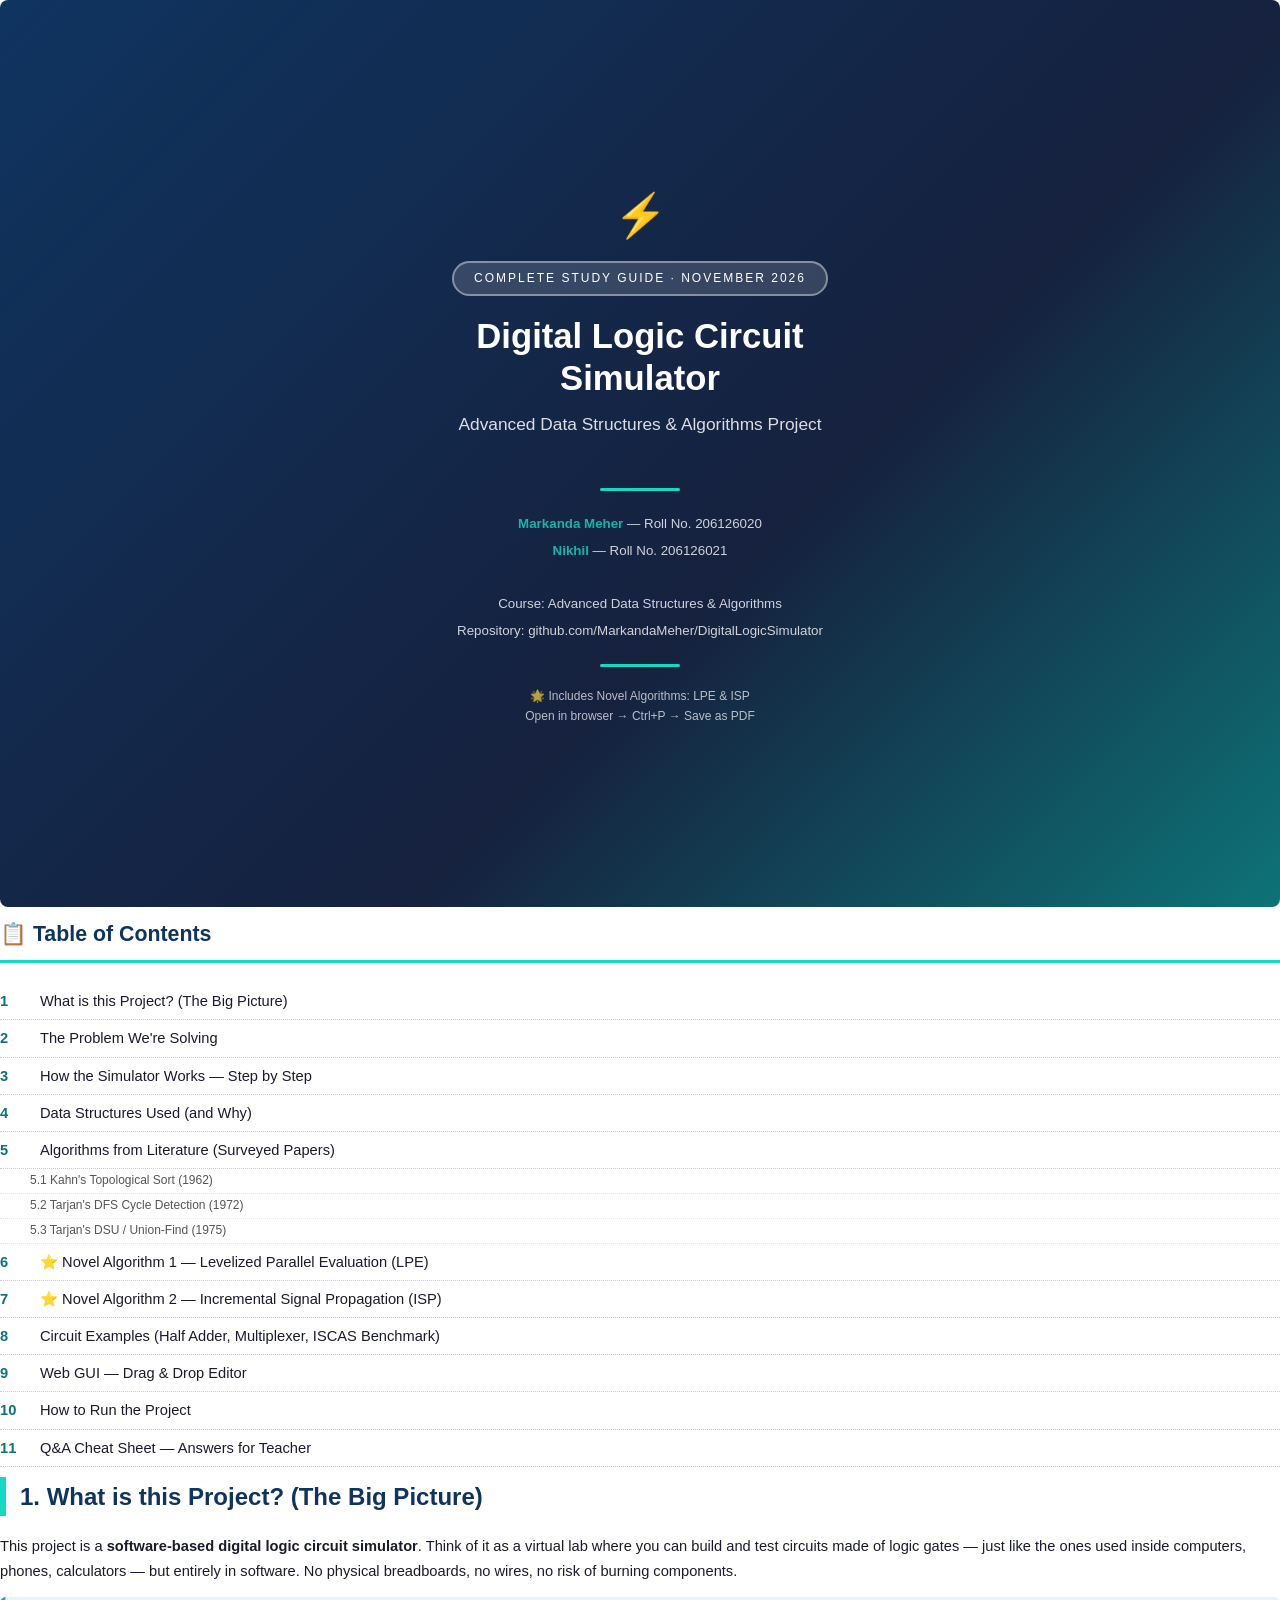
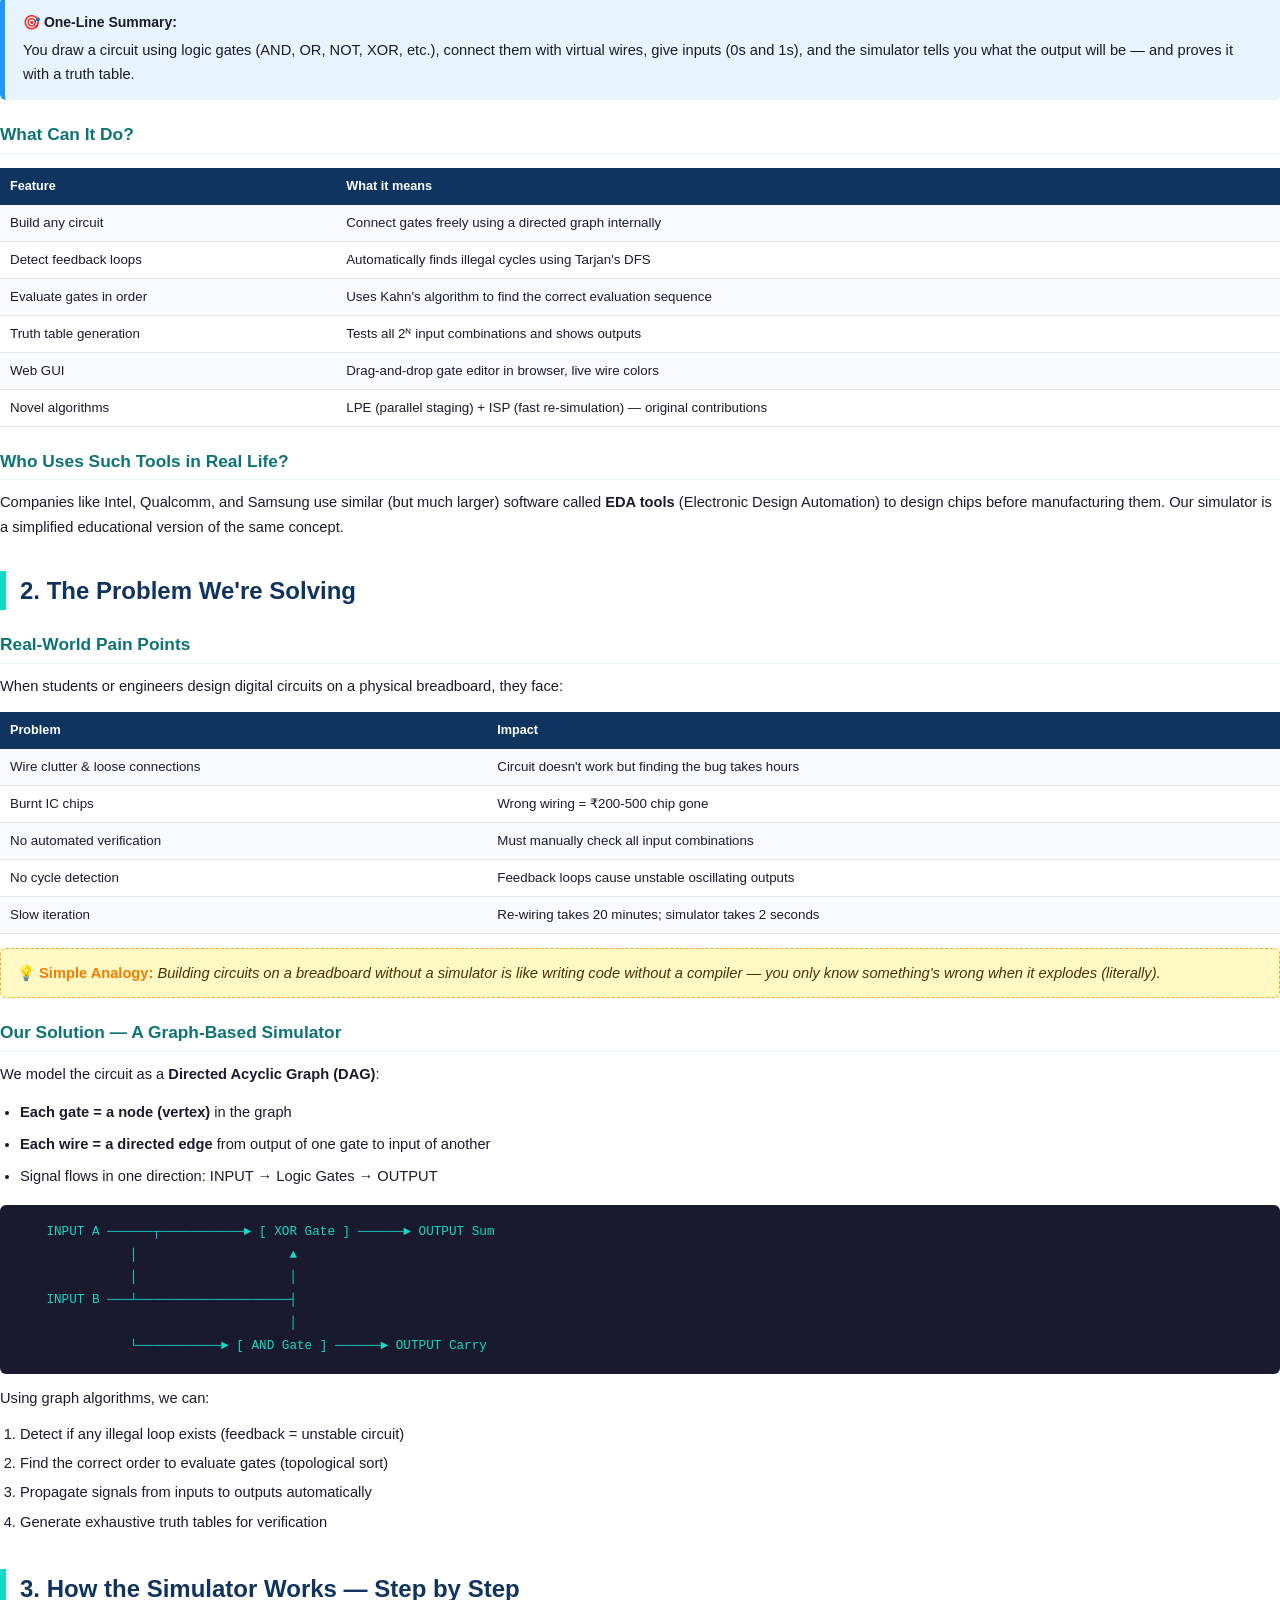
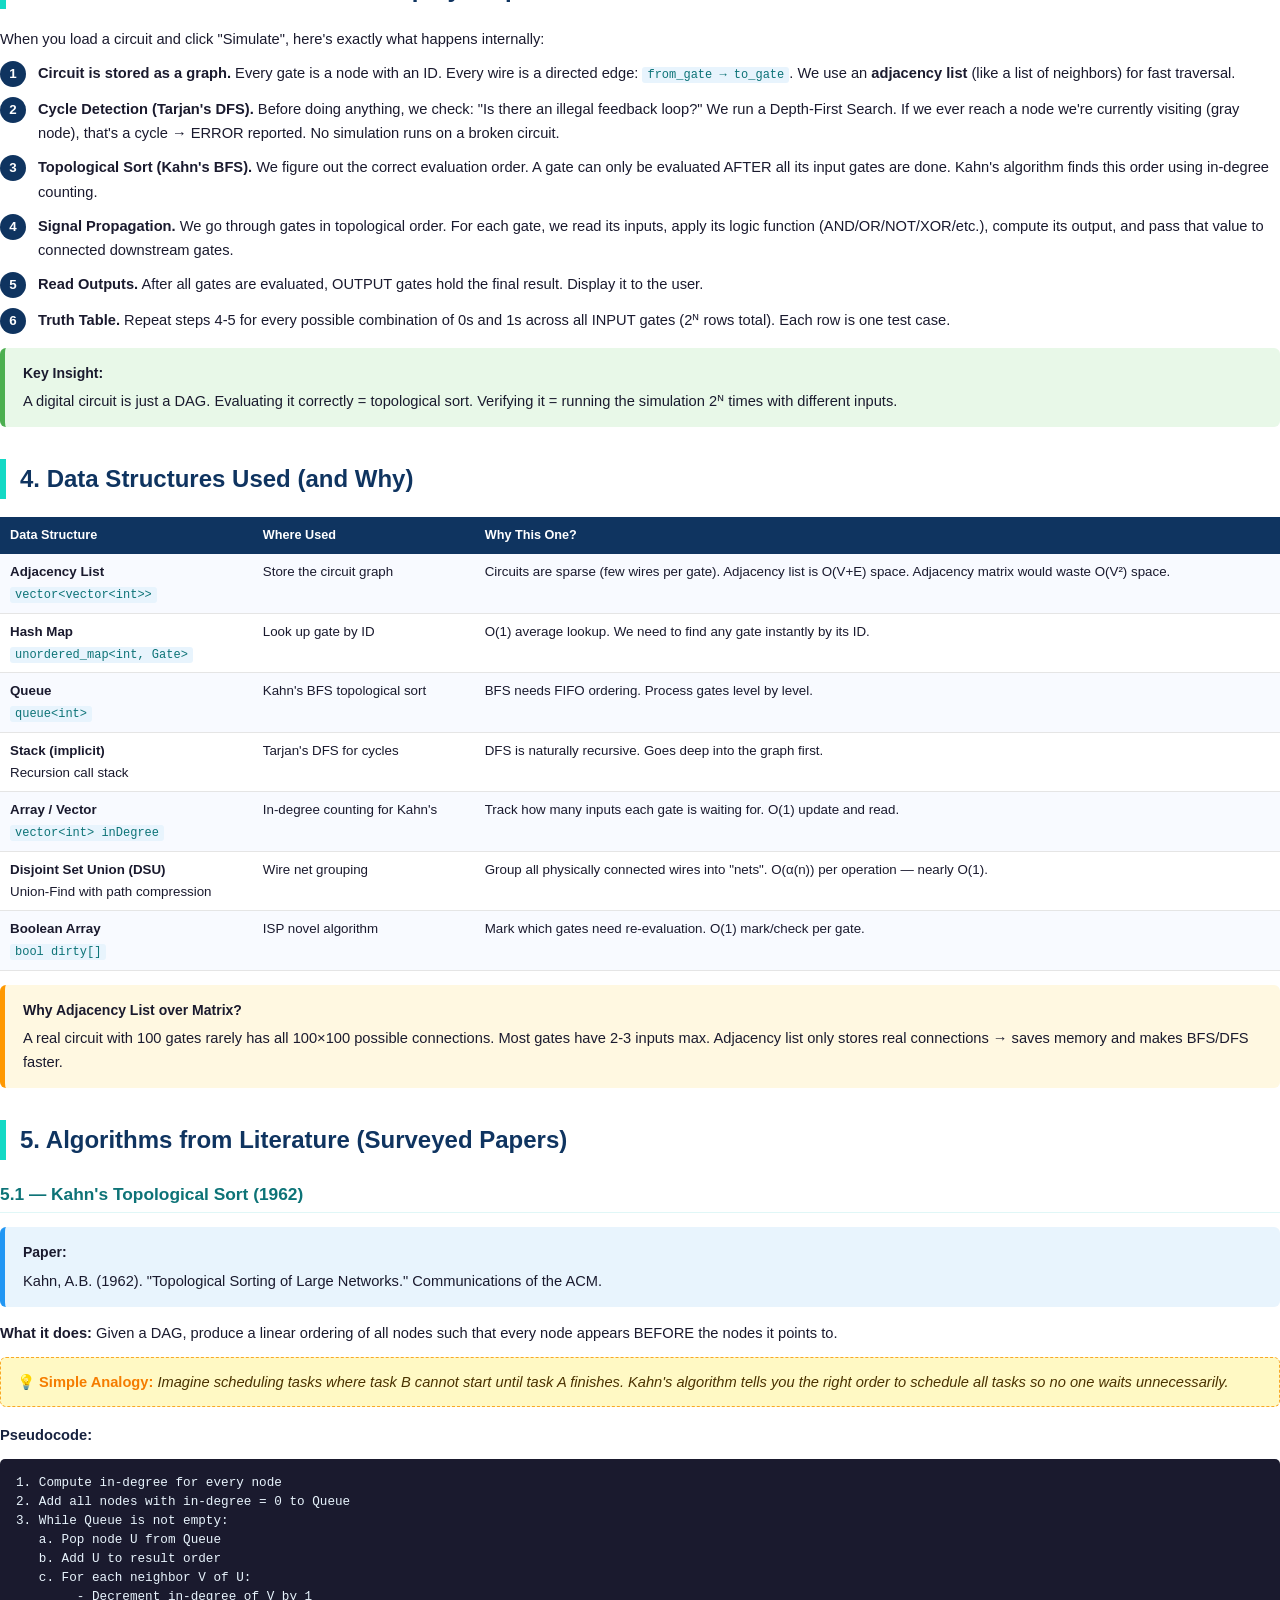
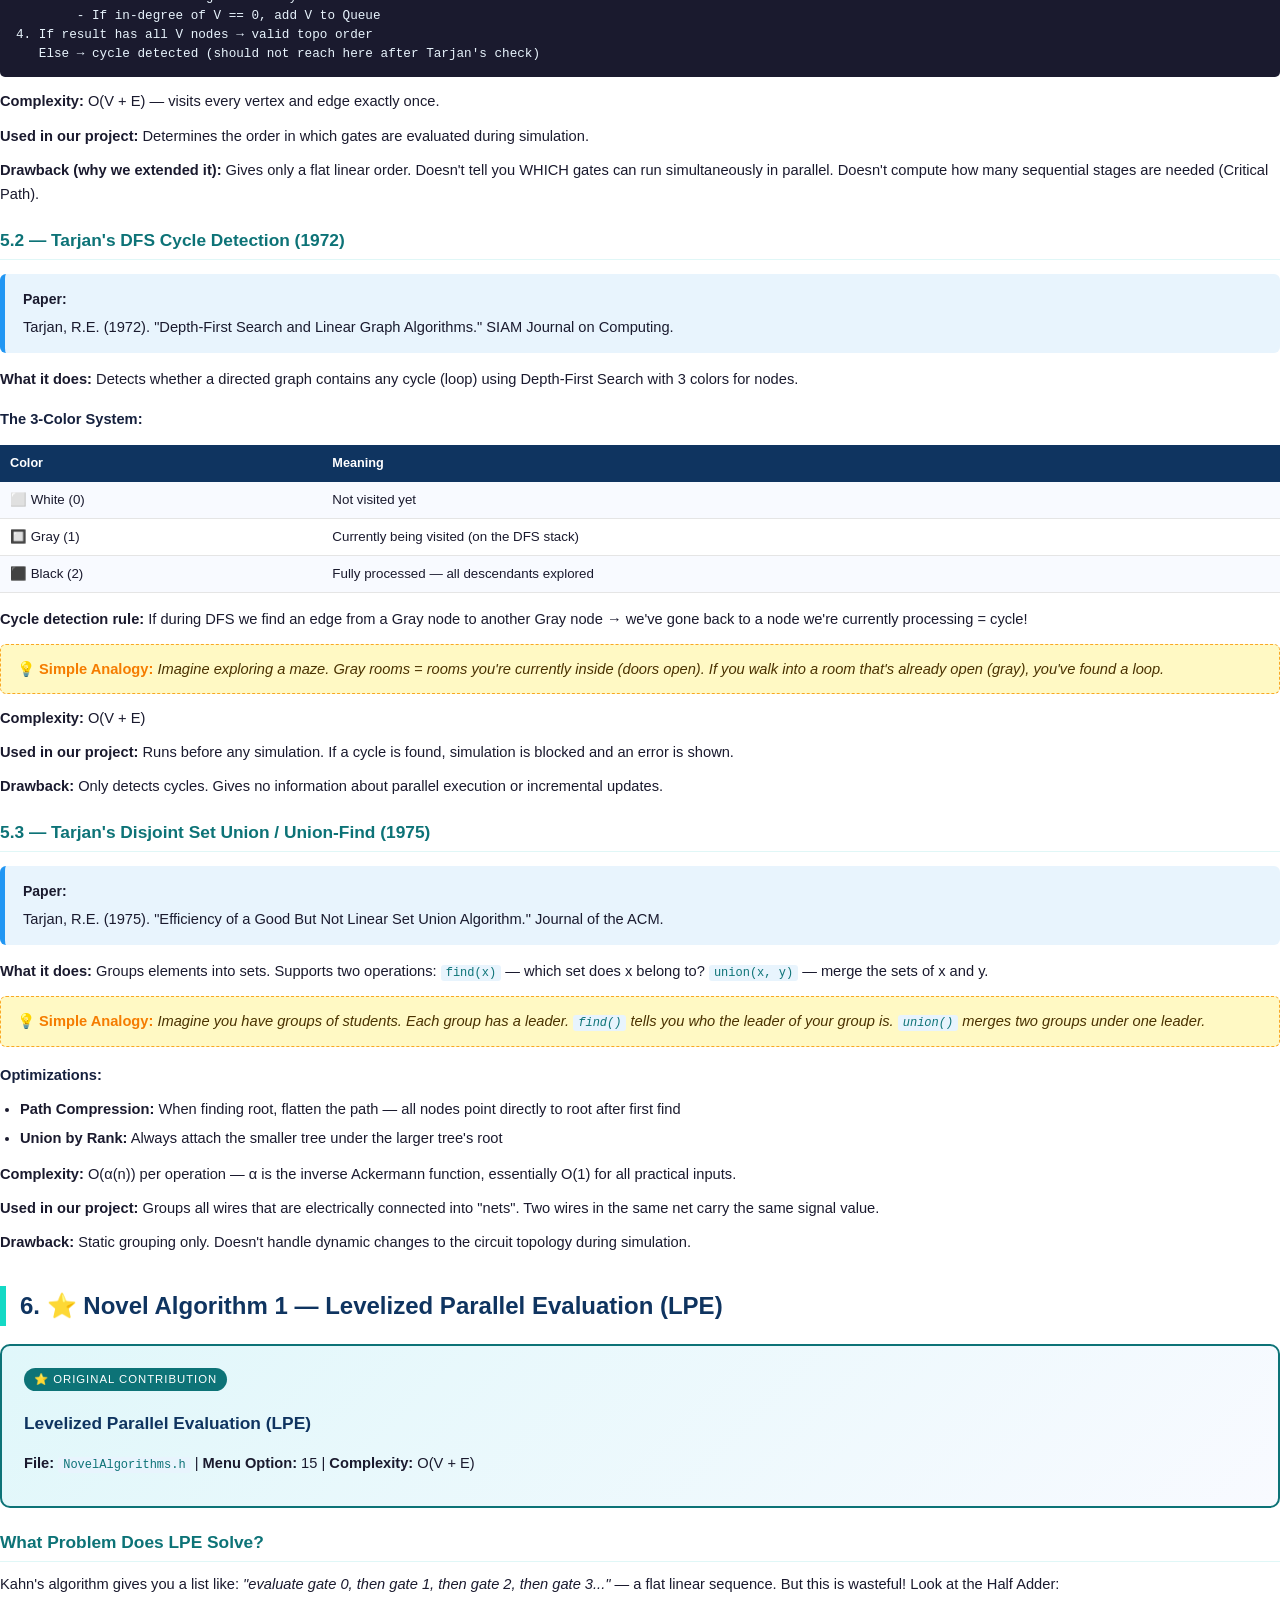
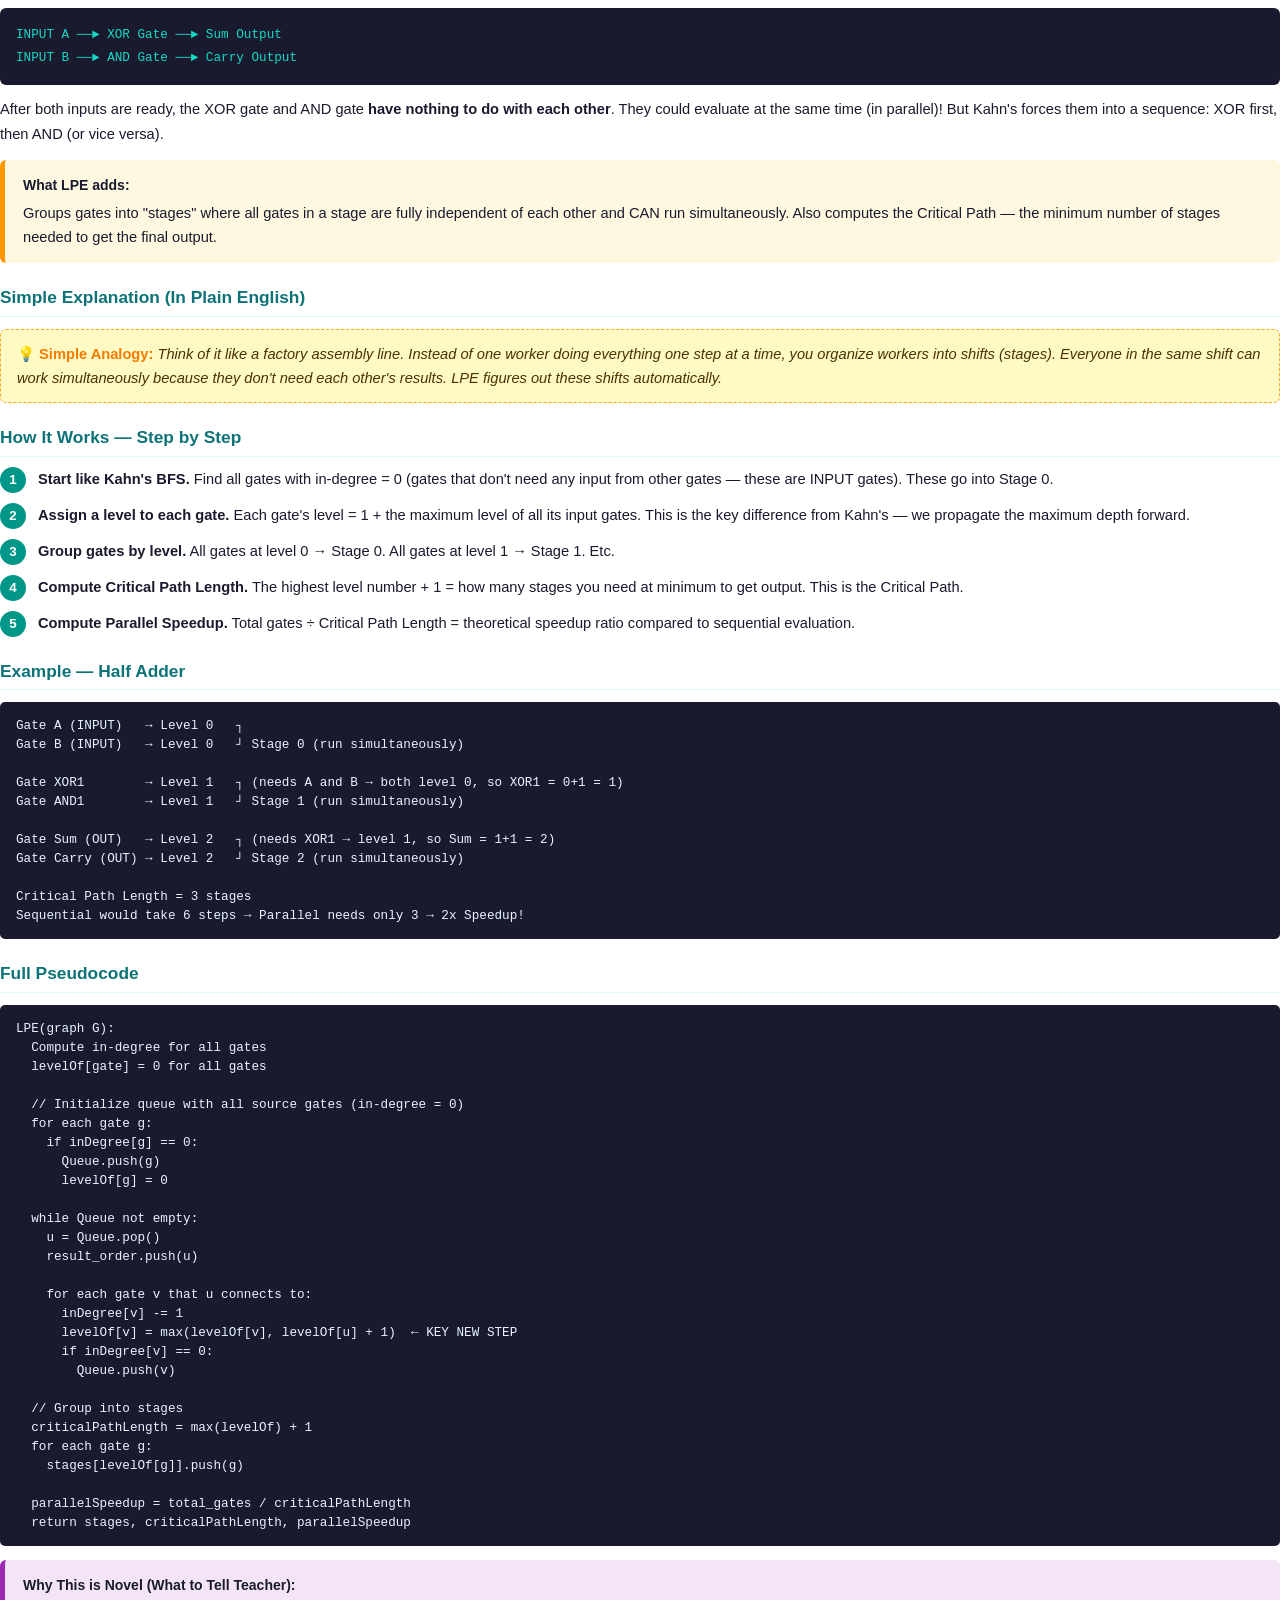
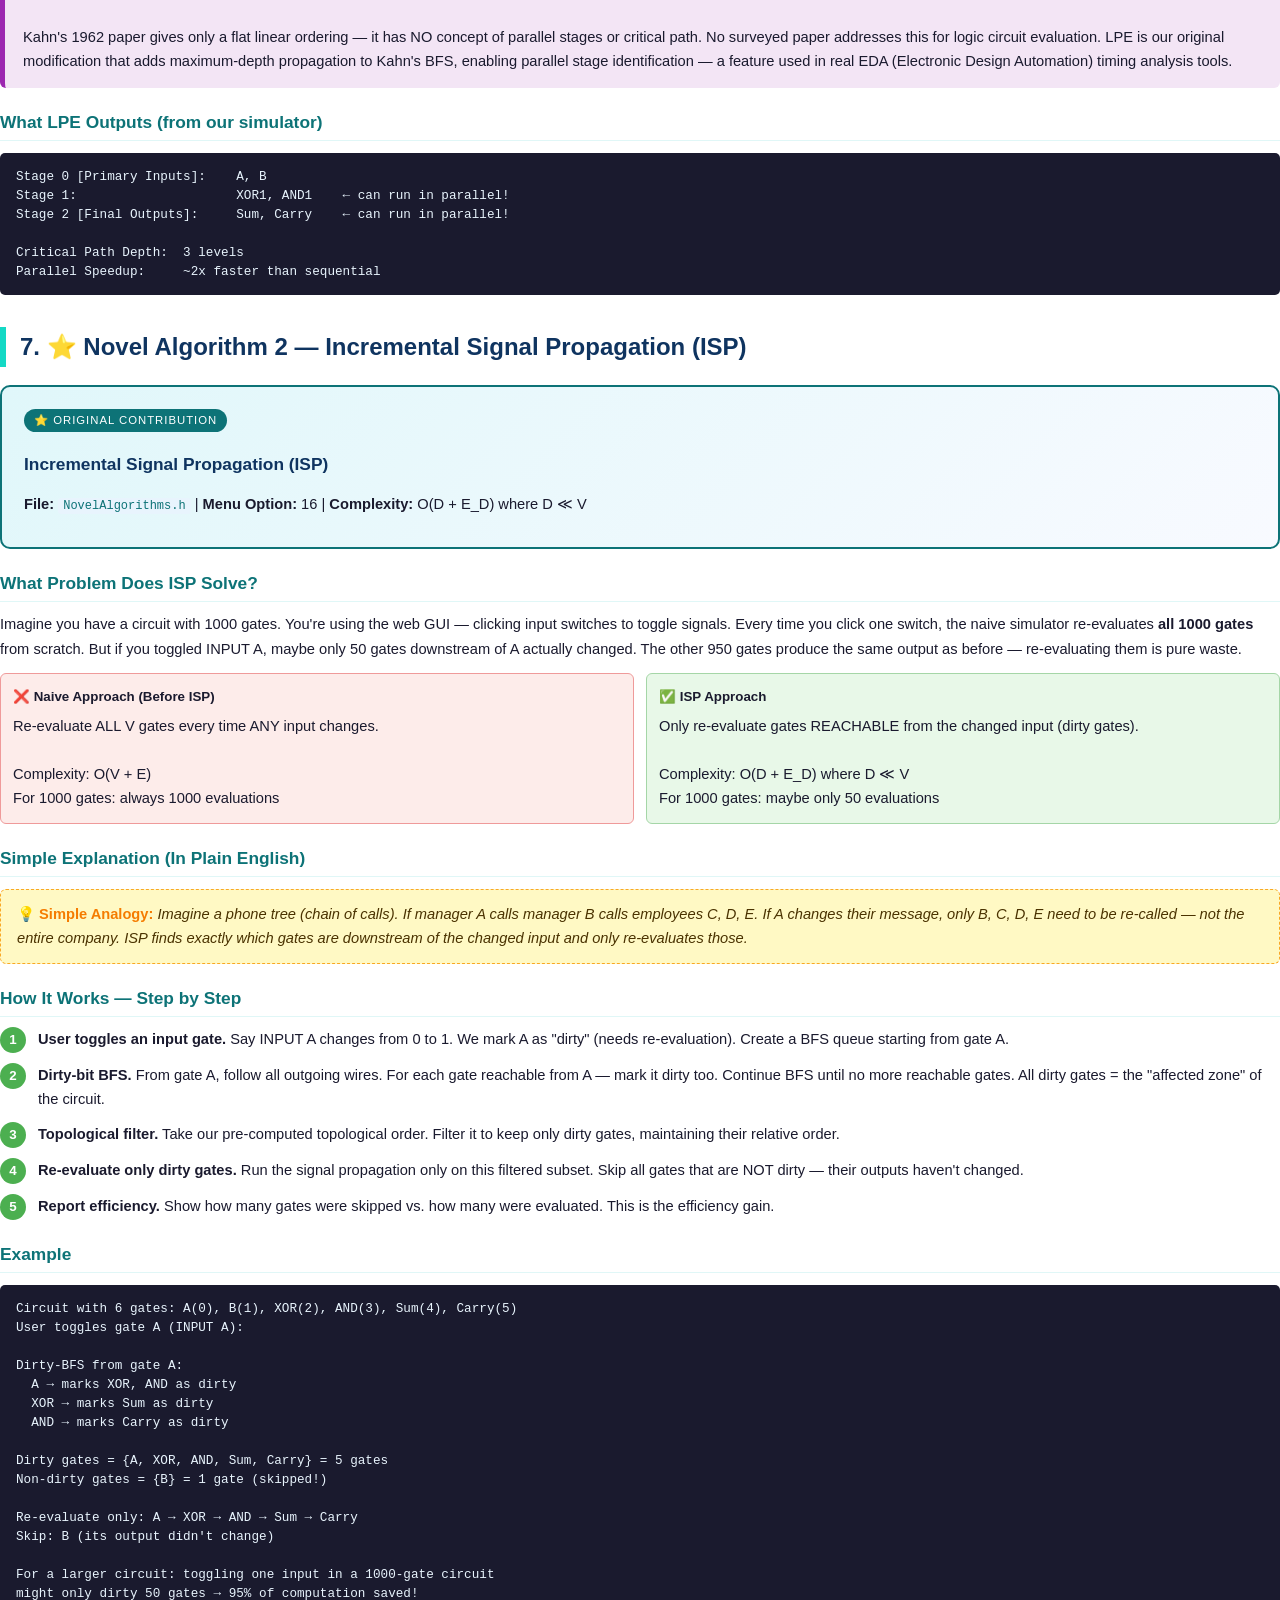
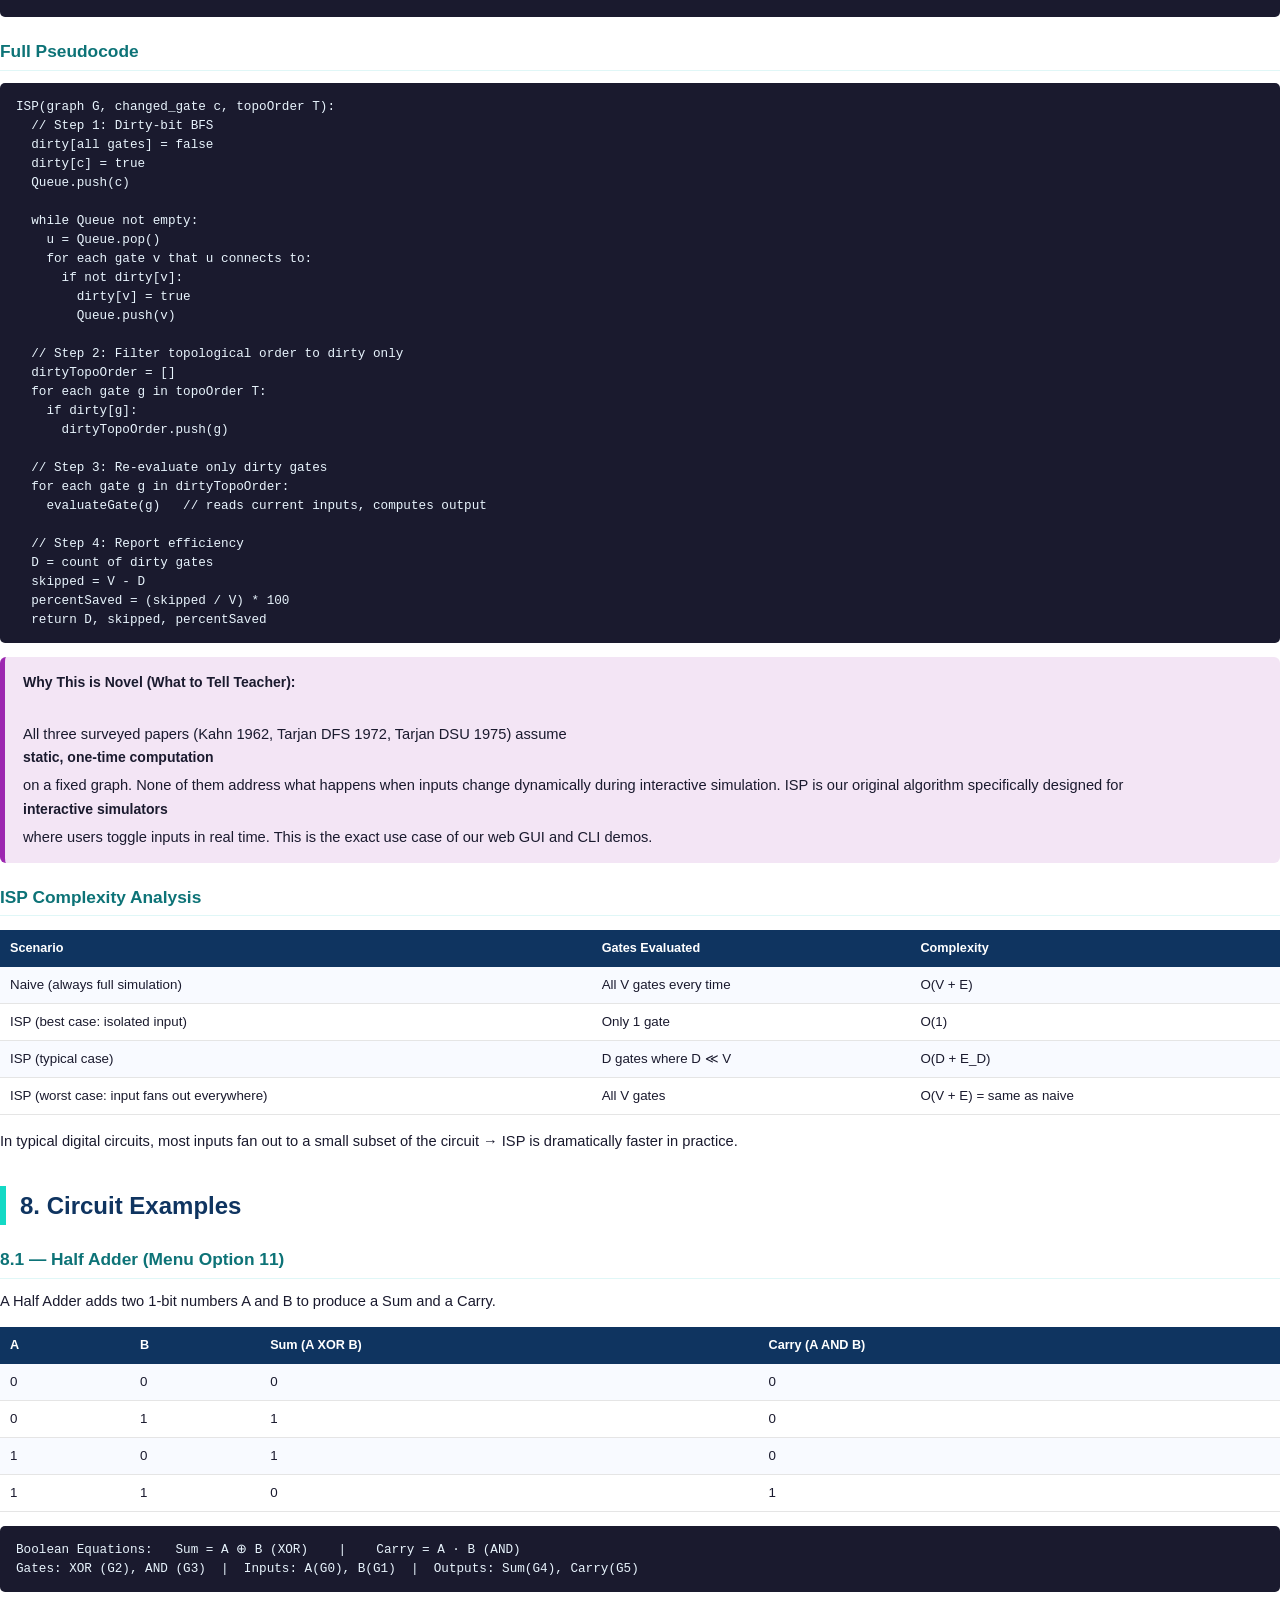
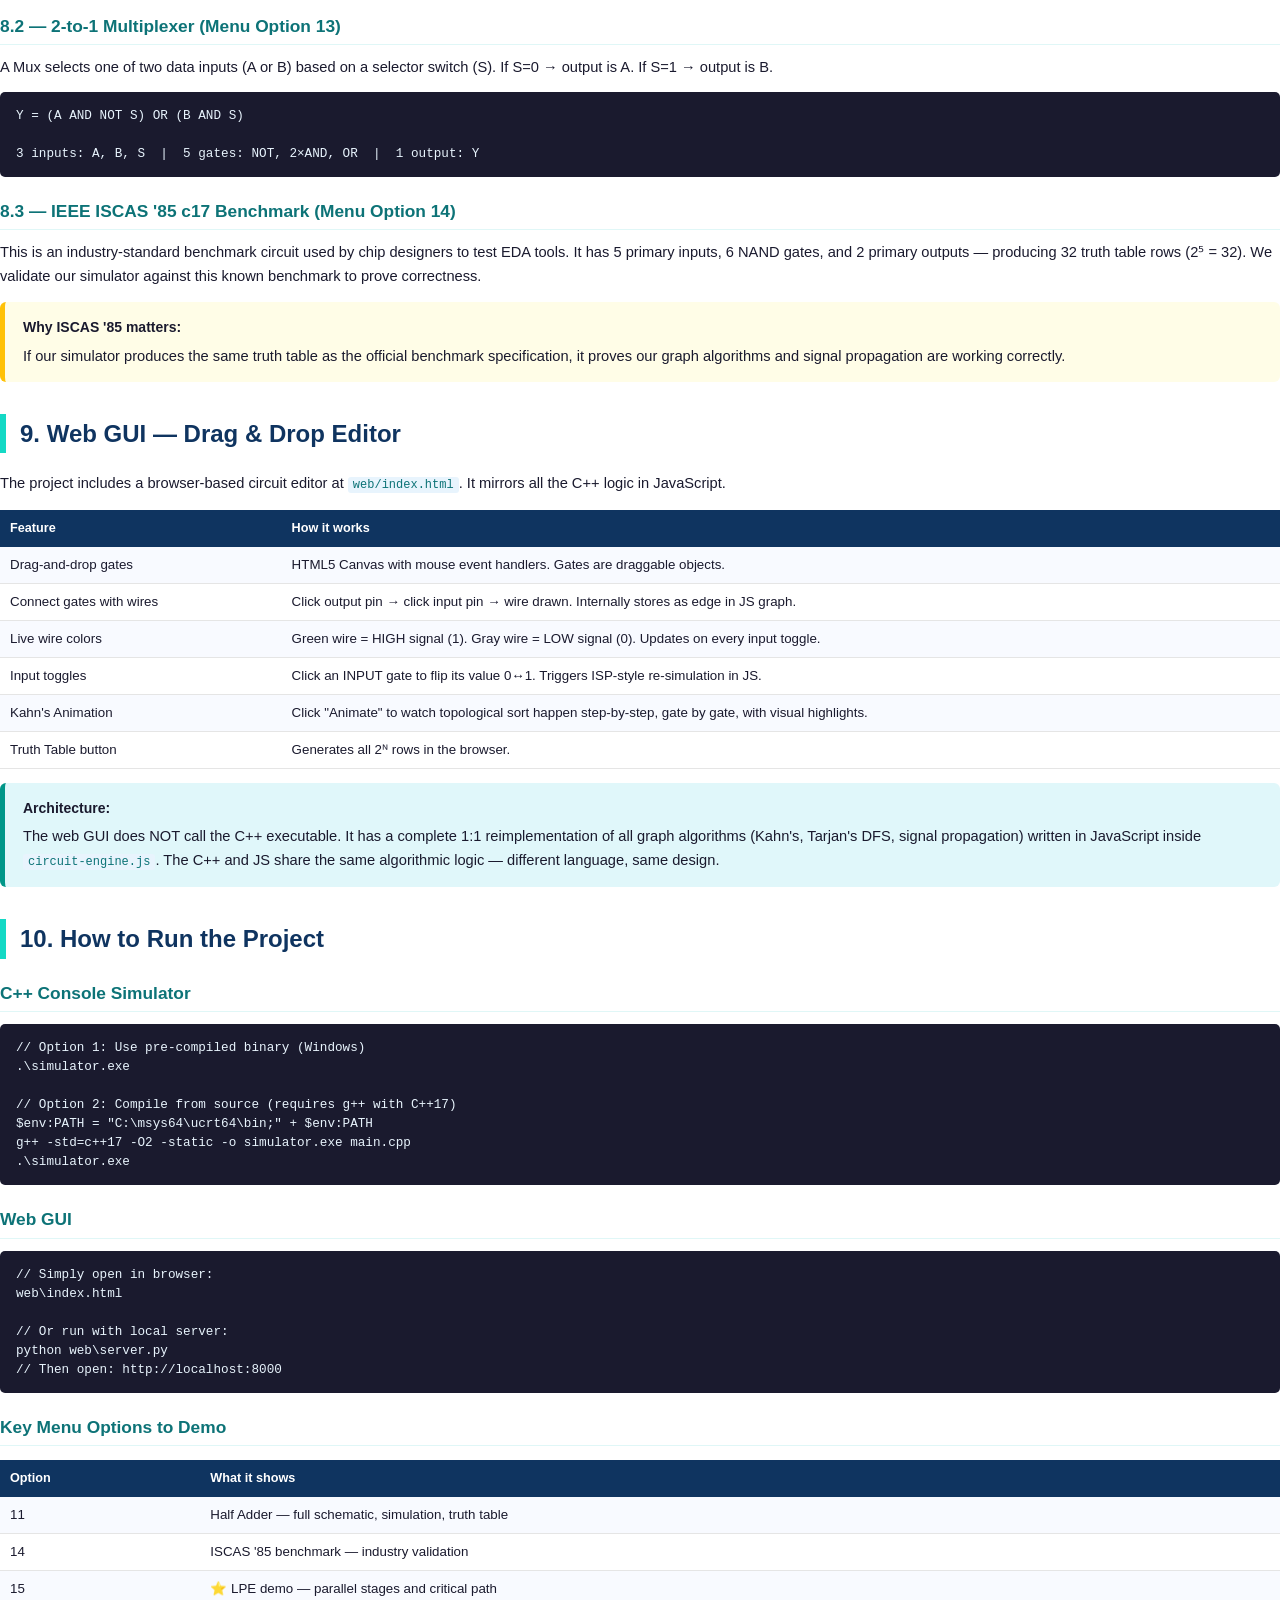
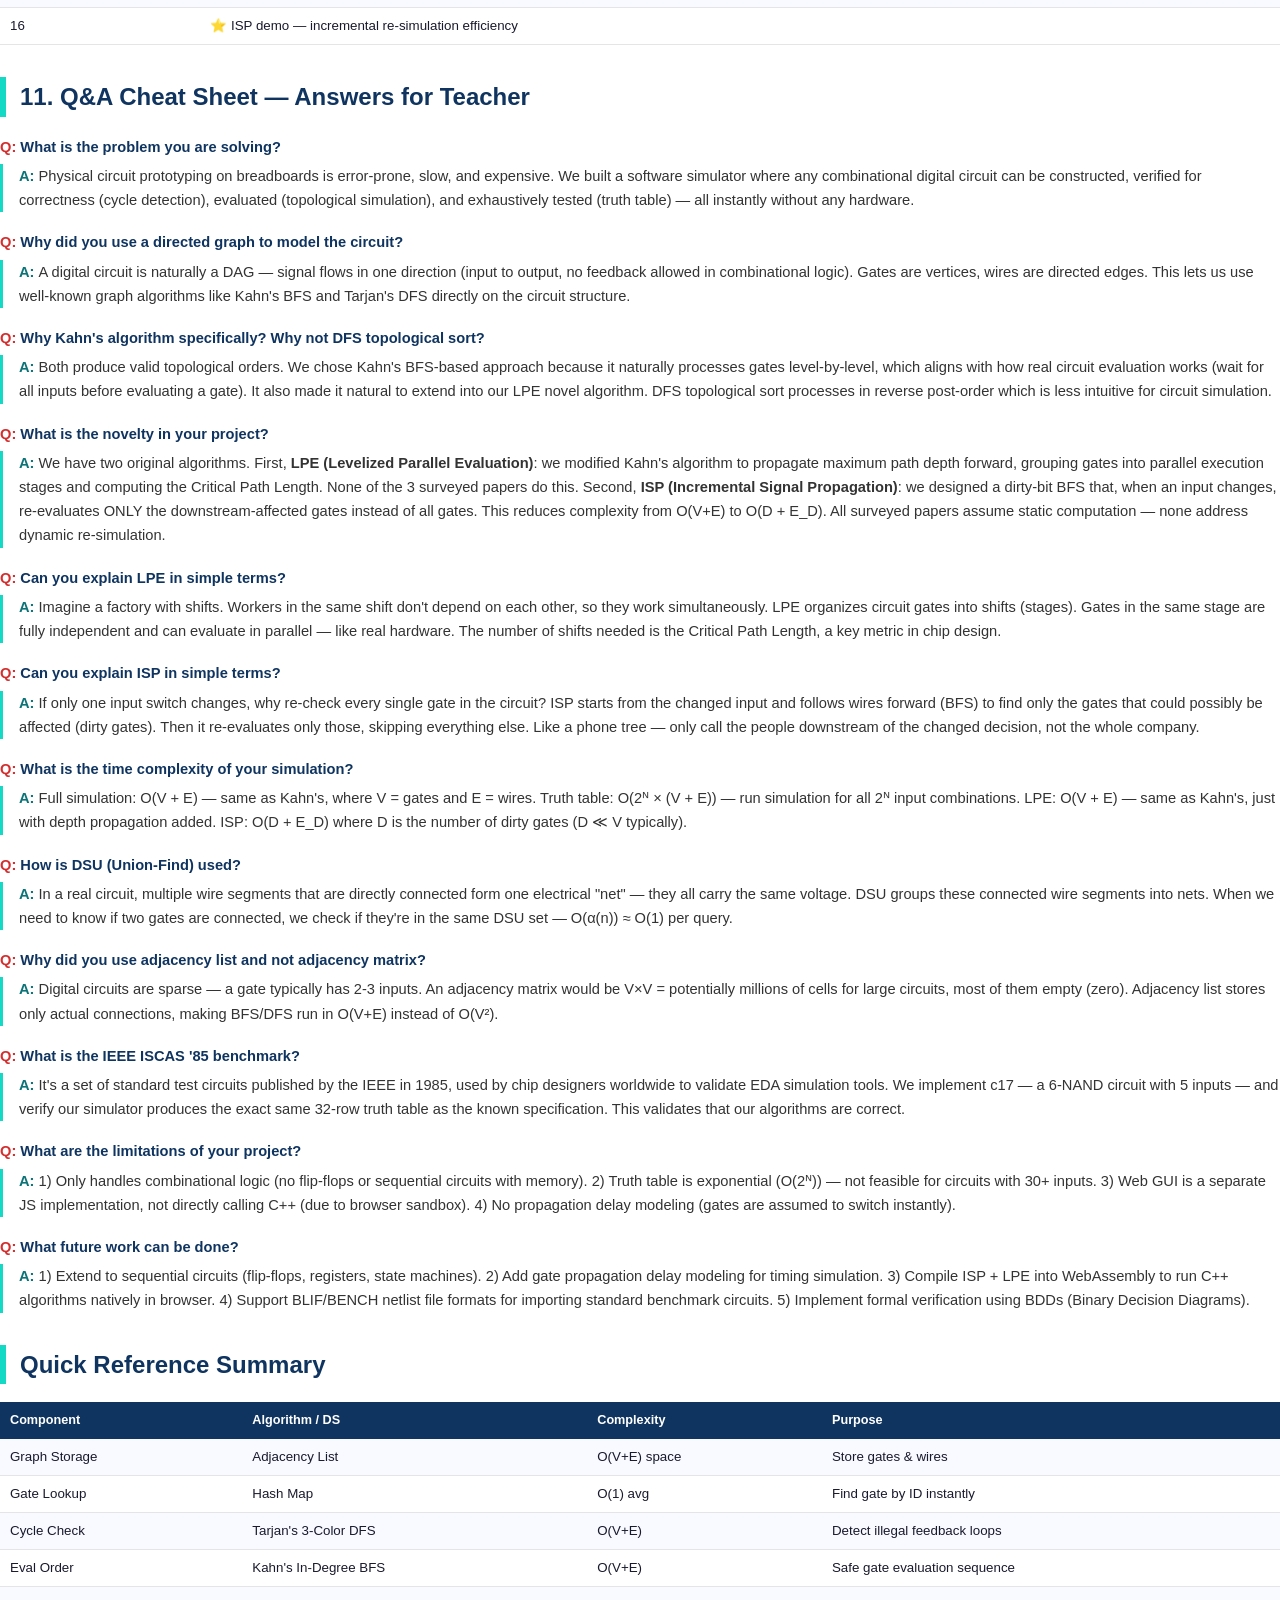
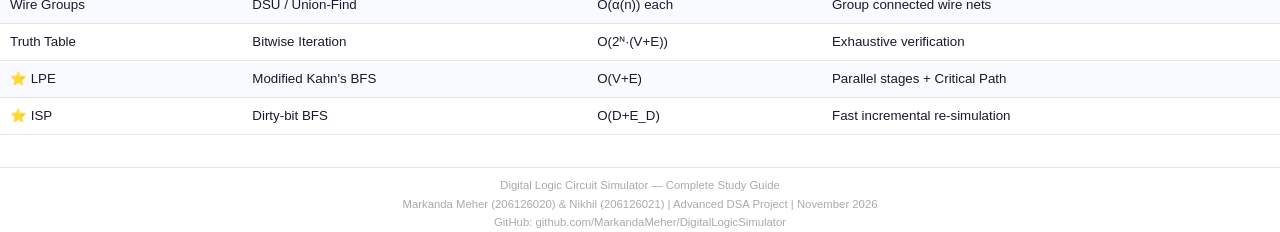
<file: Complete_Study_Guide.html>
<!DOCTYPE html>
<html lang="en">
<head>
<meta charset="UTF-8">
<meta name="viewport" content="width=device-width, initial-scale=1.0">
<title>Digital Logic Circuit Simulator — Complete Study Guide</title>
<style>
  /* ── Print & Base ── */
  @page {
    size: A4;
    margin: 20mm 18mm 20mm 18mm;
  }
  * { box-sizing: border-box; margin: 0; padding: 0; }
  body {
    font-family: 'Segoe UI', Arial, sans-serif;
    font-size: 11pt;
    line-height: 1.65;
    color: #1a1a2e;
    background: #fff;
  }

  /* ── Page Breaks ── */
  .page-break { page-break-after: always; break-after: page; }
  .no-break   { page-break-inside: avoid; break-inside: avoid; }

  /* ── Cover Page ── */
  .cover {
    display: flex;
    flex-direction: column;
    align-items: center;
    justify-content: center;
    min-height: 240mm;
    text-align: center;
    background: linear-gradient(135deg, #0f3460 0%, #16213e 60%, #0d7377 100%);
    color: white;
    border-radius: 8px;
    padding: 40px;
  }
  .cover .badge {
    background: rgba(255,255,255,0.15);
    border: 2px solid rgba(255,255,255,0.4);
    border-radius: 50px;
    padding: 6px 20px;
    font-size: 9pt;
    letter-spacing: 2px;
    text-transform: uppercase;
    margin-bottom: 20px;
  }
  .cover h1 { font-size: 26pt; font-weight: 800; line-height: 1.2; margin-bottom: 10px; }
  .cover h2 { font-size: 13pt; font-weight: 300; opacity: 0.85; margin-bottom: 30px; }
  .cover .divider { width: 80px; height: 3px; background: #14d9c5; margin: 20px auto; border-radius: 2px; }
  .cover .meta { font-size: 10pt; opacity: 0.8; line-height: 2; }
  .cover .meta strong { color: #14d9c5; }
  .cover .star { font-size: 32pt; margin-bottom: 10px; }

  /* ── TOC ── */
  .toc { padding: 10px 0; }
  .toc h2 { font-size: 16pt; color: #0f3460; border-bottom: 3px solid #14d9c5; padding-bottom: 8px; margin-bottom: 20px; }
  .toc-item {
    display: flex;
    justify-content: space-between;
    align-items: flex-end;
    padding: 6px 0;
    border-bottom: 1px dotted #ccc;
    font-size: 11pt;
  }
  .toc-item .toc-num { color: #0d7377; font-weight: 700; min-width: 30px; }
  .toc-item .toc-title { flex: 1; padding: 0 10px; }
  .toc-item .toc-page { color: #888; font-size: 9pt; }
  .toc-section { font-size: 9pt; color: #555; padding: 2px 0 2px 30px; border-bottom: 1px dotted #e5e5e5; }

  /* ── Sections ── */
  .section { margin-bottom: 32px; }
  h1.sec-title {
    font-size: 18pt;
    color: #0f3460;
    border-left: 6px solid #14d9c5;
    padding-left: 14px;
    margin-bottom: 18px;
    page-break-after: avoid;
  }
  h2.sub-title {
    font-size: 13pt;
    color: #0d7377;
    margin: 20px 0 10px 0;
    padding-bottom: 4px;
    border-bottom: 1.5px solid #e0f7f7;
    page-break-after: avoid;
  }
  h3.mini-title {
    font-size: 11pt;
    color: #16213e;
    font-weight: 700;
    margin: 16px 0 6px 0;
    page-break-after: avoid;
  }
  p { margin-bottom: 10px; }

  /* ── Info Boxes ── */
  .box {
    border-radius: 6px;
    padding: 14px 18px;
    margin: 14px 0;
    page-break-inside: avoid;
  }
  .box-blue  { background: #e8f4fd; border-left: 5px solid #2196f3; }
  .box-green { background: #e8f8e8; border-left: 5px solid #4caf50; }
  .box-orange{ background: #fff8e1; border-left: 5px solid #ff9800; }
  .box-red   { background: #fdecea; border-left: 5px solid #f44336; }
  .box-teal  { background: #e0f7fa; border-left: 5px solid #009688; }
  .box-purple{ background: #f3e5f5; border-left: 5px solid #9c27b0; }
  .box-gold  { background: #fffde7; border-left: 5px solid #ffc107; }
  .box strong { display: block; margin-bottom: 4px; font-size: 10.5pt; }

  /* ── Code ── */
  pre, code {
    font-family: 'Cascadia Code', 'Consolas', 'Courier New', monospace;
    font-size: 9.5pt;
    background: #1a1a2e;
    color: #e8f4fd;
    border-radius: 5px;
  }
  pre { padding: 14px 16px; margin: 12px 0; overflow-x: auto; line-height: 1.5; }
  code { padding: 1px 5px; font-size: 9pt; background: #e8f4fd; color: #0d7377; border-radius: 3px; }

  /* ── Tables ── */
  table { width: 100%; border-collapse: collapse; margin: 14px 0; font-size: 10pt; }
  th { background: #0f3460; color: #fff; padding: 8px 10px; text-align: left; font-size: 9.5pt; }
  td { padding: 7px 10px; border-bottom: 1px solid #e5e5e5; vertical-align: top; }
  tr:nth-child(even) td { background: #f8faff; }
  tr:hover td { background: #e8f4fd; }

  /* ── Algo Steps ── */
  .steps { list-style: none; padding: 0; margin: 10px 0; }
  .steps li {
    display: flex;
    gap: 12px;
    margin-bottom: 10px;
    align-items: flex-start;
    page-break-inside: avoid;
  }
  .step-num {
    background: #0f3460;
    color: white;
    border-radius: 50%;
    width: 26px;
    height: 26px;
    min-width: 26px;
    display: flex;
    align-items: center;
    justify-content: center;
    font-size: 10pt;
    font-weight: 700;
  }
  .step-teal  .step-num { background: #009688; }
  .step-green .step-num { background: #4caf50; }
  .step-gold  .step-num { background: #ff9800; }

  /* ── Novel Algo Highlight ── */
  .novel-card {
    border: 2px solid #0d7377;
    border-radius: 10px;
    padding: 20px 22px;
    margin: 18px 0;
    page-break-inside: avoid;
    background: linear-gradient(135deg, #e0f7fa 0%, #f8faff 100%);
  }
  .novel-card h2 { border: none; margin-top: 0; color: #0f3460; }
  .novel-card .tag {
    display: inline-block;
    background: #0d7377;
    color: white;
    padding: 2px 10px;
    border-radius: 20px;
    font-size: 8.5pt;
    margin-bottom: 10px;
    letter-spacing: 1px;
    text-transform: uppercase;
  }

  /* ── Analogy Boxes ── */
  .analogy {
    background: #fff9c4;
    border: 1.5px dashed #f9a825;
    border-radius: 6px;
    padding: 12px 16px;
    margin: 12px 0;
    font-style: italic;
    color: #4a3200;
    page-break-inside: avoid;
  }
  .analogy::before { content: "💡 Simple Analogy: "; font-weight: 700; font-style: normal; color: #f57c00; }

  /* ── Comparison ── */
  .compare-grid {
    display: grid;
    grid-template-columns: 1fr 1fr;
    gap: 12px;
    margin: 12px 0;
  }
  .compare-item { border-radius: 6px; padding: 12px; }
  .compare-old { background: #fdecea; border: 1.5px solid #ef9a9a; }
  .compare-new { background: #e8f8e8; border: 1.5px solid #a5d6a7; }
  .compare-item strong { display: block; margin-bottom: 6px; font-size: 10pt; }

  /* ── Flowchart (ASCII art in box) ── */
  .flow-box {
    background: #1a1a2e;
    color: #14d9c5;
    border-radius: 6px;
    padding: 16px;
    font-family: 'Consolas', monospace;
    font-size: 9.5pt;
    line-height: 1.8;
    margin: 12px 0;
    white-space: pre;
    overflow-x: auto;
  }

  /* ── Badges ── */
  .badge-inline {
    display: inline-block;
    background: #0f3460;
    color: white;
    padding: 1px 8px;
    border-radius: 12px;
    font-size: 8.5pt;
    vertical-align: middle;
  }

  /* ── Q&A ── */
  .qa-item { margin-bottom: 18px; page-break-inside: avoid; }
  .qa-q { font-weight: 700; color: #0f3460; margin-bottom: 5px; }
  .qa-q::before { content: "Q: "; color: #d32f2f; }
  .qa-a { padding-left: 16px; border-left: 3px solid #14d9c5; color: #333; }
  .qa-a::before { content: "A: "; font-weight: 700; color: #0d7377; }

  /* ── Footer ── */
  .footer {
    text-align: center;
    font-size: 8.5pt;
    color: #aaa;
    border-top: 1px solid #e5e5e5;
    padding-top: 8px;
    margin-top: 20px;
  }
</style>
</head>
<body>

<!-- ═══════════════════════════════════════════════════ -->
<!--                    COVER PAGE                       -->
<!-- ═══════════════════════════════════════════════════ -->
<div class="cover">
  <div class="star">⚡</div>
  <div class="badge">Complete Study Guide · November 2026</div>
  <h1>Digital Logic Circuit<br>Simulator</h1>
  <h2>Advanced Data Structures &amp; Algorithms Project</h2>
  <div class="divider"></div>
  <div class="meta">
    <strong>Markanda Meher</strong> — Roll No. 206126020<br>
    <strong>Nikhil</strong> — Roll No. 206126021<br><br>
    Course: Advanced Data Structures &amp; Algorithms<br>
    Repository: github.com/MarkandaMeher/DigitalLogicSimulator
  </div>
  <div class="divider"></div>
  <div style="font-size:9pt; opacity:0.7;">
    🌟 Includes Novel Algorithms: LPE &amp; ISP<br>
    Open in browser → Ctrl+P → Save as PDF
  </div>
</div>

<div class="page-break"></div>

<!-- ═══════════════════════════════════════════════════ -->
<!--                  TABLE OF CONTENTS                  -->
<!-- ═══════════════════════════════════════════════════ -->
<div class="toc">
  <h2>📋 Table of Contents</h2>
  <div class="toc-item"><span class="toc-num">1</span><span class="toc-title">What is this Project? (The Big Picture)</span></div>
  <div class="toc-item"><span class="toc-num">2</span><span class="toc-title">The Problem We're Solving</span></div>
  <div class="toc-item"><span class="toc-num">3</span><span class="toc-title">How the Simulator Works — Step by Step</span></div>
  <div class="toc-item"><span class="toc-num">4</span><span class="toc-title">Data Structures Used (and Why)</span></div>
  <div class="toc-item"><span class="toc-num">5</span><span class="toc-title">Algorithms from Literature (Surveyed Papers)</span></div>
  <div class="toc-section">5.1 Kahn's Topological Sort (1962)</div>
  <div class="toc-section">5.2 Tarjan's DFS Cycle Detection (1972)</div>
  <div class="toc-section">5.3 Tarjan's DSU / Union-Find (1975)</div>
  <div class="toc-item"><span class="toc-num">6</span><span class="toc-title">⭐ Novel Algorithm 1 — Levelized Parallel Evaluation (LPE)</span></div>
  <div class="toc-item"><span class="toc-num">7</span><span class="toc-title">⭐ Novel Algorithm 2 — Incremental Signal Propagation (ISP)</span></div>
  <div class="toc-item"><span class="toc-num">8</span><span class="toc-title">Circuit Examples (Half Adder, Multiplexer, ISCAS Benchmark)</span></div>
  <div class="toc-item"><span class="toc-num">9</span><span class="toc-title">Web GUI — Drag &amp; Drop Editor</span></div>
  <div class="toc-item"><span class="toc-num">10</span><span class="toc-title">How to Run the Project</span></div>
  <div class="toc-item"><span class="toc-num">11</span><span class="toc-title">Q&amp;A Cheat Sheet — Answers for Teacher</span></div>
</div>

<div class="page-break"></div>

<!-- ═══════════════════════════════════════════════════ -->
<!--           SECTION 1: WHAT IS THIS PROJECT          -->
<!-- ═══════════════════════════════════════════════════ -->
<div class="section">
<h1 class="sec-title">1. What is this Project? (The Big Picture)</h1>

<p>This project is a <strong>software-based digital logic circuit simulator</strong>. Think of it as a virtual lab where you can build and test circuits made of logic gates — just like the ones used inside computers, phones, calculators — but entirely in software. No physical breadboards, no wires, no risk of burning components.</p>

<div class="box box-blue">
  <strong>🎯 One-Line Summary:</strong>
  You draw a circuit using logic gates (AND, OR, NOT, XOR, etc.), connect them with virtual wires, give inputs (0s and 1s), and the simulator tells you what the output will be — and proves it with a truth table.
</div>

<h2 class="sub-title">What Can It Do?</h2>
<table>
  <tr><th>Feature</th><th>What it means</th></tr>
  <tr><td>Build any circuit</td><td>Connect gates freely using a directed graph internally</td></tr>
  <tr><td>Detect feedback loops</td><td>Automatically finds illegal cycles using Tarjan's DFS</td></tr>
  <tr><td>Evaluate gates in order</td><td>Uses Kahn's algorithm to find the correct evaluation sequence</td></tr>
  <tr><td>Truth table generation</td><td>Tests all 2ᴺ input combinations and shows outputs</td></tr>
  <tr><td>Web GUI</td><td>Drag-and-drop gate editor in browser, live wire colors</td></tr>
  <tr><td>Novel algorithms</td><td>LPE (parallel staging) + ISP (fast re-simulation) — original contributions</td></tr>
</table>

<h2 class="sub-title">Who Uses Such Tools in Real Life?</h2>
<p>Companies like Intel, Qualcomm, and Samsung use similar (but much larger) software called <strong>EDA tools</strong> (Electronic Design Automation) to design chips before manufacturing them. Our simulator is a simplified educational version of the same concept.</p>
</div>

<div class="page-break"></div>

<!-- ═══════════════════════════════════════════════════ -->
<!--           SECTION 2: THE PROBLEM WE'RE SOLVING     -->
<!-- ═══════════════════════════════════════════════════ -->
<div class="section">
<h1 class="sec-title">2. The Problem We're Solving</h1>

<h2 class="sub-title">Real-World Pain Points</h2>
<p>When students or engineers design digital circuits on a physical breadboard, they face:</p>

<table>
  <tr><th>Problem</th><th>Impact</th></tr>
  <tr><td>Wire clutter &amp; loose connections</td><td>Circuit doesn't work but finding the bug takes hours</td></tr>
  <tr><td>Burnt IC chips</td><td>Wrong wiring = ₹200-500 chip gone</td></tr>
  <tr><td>No automated verification</td><td>Must manually check all input combinations</td></tr>
  <tr><td>No cycle detection</td><td>Feedback loops cause unstable oscillating outputs</td></tr>
  <tr><td>Slow iteration</td><td>Re-wiring takes 20 minutes; simulator takes 2 seconds</td></tr>
</table>

<div class="analogy">
Building circuits on a breadboard without a simulator is like writing code without a compiler — you only know something's wrong when it explodes (literally).
</div>

<h2 class="sub-title">Our Solution — A Graph-Based Simulator</h2>
<p>We model the circuit as a <strong>Directed Acyclic Graph (DAG)</strong>:</p>
<ul style="margin: 10px 0 10px 20px; line-height: 2.2;">
  <li><strong>Each gate = a node (vertex)</strong> in the graph</li>
  <li><strong>Each wire = a directed edge</strong> from output of one gate to input of another</li>
  <li>Signal flows in one direction: INPUT → Logic Gates → OUTPUT</li>
</ul>

<div class="flow-box">    INPUT A ──────┬───────────► [ XOR Gate ] ──────► OUTPUT Sum
               │                    ▲
               │                    │
    INPUT B ───┴────────────────────┤
                                    │
               └───────────► [ AND Gate ] ──────► OUTPUT Carry</div>

<p>Using graph algorithms, we can:</p>
<ol style="margin: 10px 0 10px 20px; line-height: 2;">
  <li>Detect if any illegal loop exists (feedback = unstable circuit)</li>
  <li>Find the correct order to evaluate gates (topological sort)</li>
  <li>Propagate signals from inputs to outputs automatically</li>
  <li>Generate exhaustive truth tables for verification</li>
</ol>
</div>

<div class="page-break"></div>

<!-- ═══════════════════════════════════════════════════ -->
<!--       SECTION 3: HOW THE SIMULATOR WORKS          -->
<!-- ═══════════════════════════════════════════════════ -->
<div class="section">
<h1 class="sec-title">3. How the Simulator Works — Step by Step</h1>

<p>When you load a circuit and click "Simulate", here's exactly what happens internally:</p>

<ul class="steps">
  <li>
    <div class="step-num">1</div>
    <div><strong>Circuit is stored as a graph.</strong> Every gate is a node with an ID. Every wire is a directed edge: <code>from_gate → to_gate</code>. We use an <strong>adjacency list</strong> (like a list of neighbors) for fast traversal.</div>
  </li>
  <li>
    <div class="step-num">2</div>
    <div><strong>Cycle Detection (Tarjan's DFS).</strong> Before doing anything, we check: "Is there an illegal feedback loop?" We run a Depth-First Search. If we ever reach a node we're currently visiting (gray node), that's a cycle → ERROR reported. No simulation runs on a broken circuit.</div>
  </li>
  <li>
    <div class="step-num">3</div>
    <div><strong>Topological Sort (Kahn's BFS).</strong> We figure out the correct evaluation order. A gate can only be evaluated AFTER all its input gates are done. Kahn's algorithm finds this order using in-degree counting.</div>
  </li>
  <li>
    <div class="step-num">4</div>
    <div><strong>Signal Propagation.</strong> We go through gates in topological order. For each gate, we read its inputs, apply its logic function (AND/OR/NOT/XOR/etc.), compute its output, and pass that value to connected downstream gates.</div>
  </li>
  <li>
    <div class="step-num">5</div>
    <div><strong>Read Outputs.</strong> After all gates are evaluated, OUTPUT gates hold the final result. Display it to the user.</div>
  </li>
  <li>
    <div class="step-num">6</div>
    <div><strong>Truth Table.</strong> Repeat steps 4-5 for every possible combination of 0s and 1s across all INPUT gates (2ᴺ rows total). Each row is one test case.</div>
  </li>
</ul>

<div class="box box-green">
  <strong>Key Insight:</strong> A digital circuit is just a DAG. Evaluating it correctly = topological sort. Verifying it = running the simulation 2ᴺ times with different inputs.
</div>
</div>

<div class="page-break"></div>

<!-- ═══════════════════════════════════════════════════ -->
<!--         SECTION 4: DATA STRUCTURES                -->
<!-- ═══════════════════════════════════════════════════ -->
<div class="section">
<h1 class="sec-title">4. Data Structures Used (and Why)</h1>

<table>
  <tr>
    <th>Data Structure</th>
    <th>Where Used</th>
    <th>Why This One?</th>
  </tr>
  <tr>
    <td><strong>Adjacency List</strong><br><code>vector&lt;vector&lt;int&gt;&gt;</code></td>
    <td>Store the circuit graph</td>
    <td>Circuits are sparse (few wires per gate). Adjacency list is O(V+E) space. Adjacency matrix would waste O(V²) space.</td>
  </tr>
  <tr>
    <td><strong>Hash Map</strong><br><code>unordered_map&lt;int, Gate&gt;</code></td>
    <td>Look up gate by ID</td>
    <td>O(1) average lookup. We need to find any gate instantly by its ID.</td>
  </tr>
  <tr>
    <td><strong>Queue</strong><br><code>queue&lt;int&gt;</code></td>
    <td>Kahn's BFS topological sort</td>
    <td>BFS needs FIFO ordering. Process gates level by level.</td>
  </tr>
  <tr>
    <td><strong>Stack (implicit)</strong><br>Recursion call stack</td>
    <td>Tarjan's DFS for cycles</td>
    <td>DFS is naturally recursive. Goes deep into the graph first.</td>
  </tr>
  <tr>
    <td><strong>Array / Vector</strong><br><code>vector&lt;int&gt; inDegree</code></td>
    <td>In-degree counting for Kahn's</td>
    <td>Track how many inputs each gate is waiting for. O(1) update and read.</td>
  </tr>
  <tr>
    <td><strong>Disjoint Set Union (DSU)</strong><br>Union-Find with path compression</td>
    <td>Wire net grouping</td>
    <td>Group all physically connected wires into "nets". O(α(n)) per operation — nearly O(1).</td>
  </tr>
  <tr>
    <td><strong>Boolean Array</strong><br><code>bool dirty[]</code></td>
    <td>ISP novel algorithm</td>
    <td>Mark which gates need re-evaluation. O(1) mark/check per gate.</td>
  </tr>
</table>

<div class="box box-orange">
  <strong>Why Adjacency List over Matrix?</strong> A real circuit with 100 gates rarely has all 100×100 possible connections. Most gates have 2-3 inputs max. Adjacency list only stores real connections → saves memory and makes BFS/DFS faster.
</div>
</div>

<div class="page-break"></div>

<!-- ═══════════════════════════════════════════════════ -->
<!--         SECTION 5: LITERATURE ALGORITHMS          -->
<!-- ═══════════════════════════════════════════════════ -->
<div class="section">
<h1 class="sec-title">5. Algorithms from Literature (Surveyed Papers)</h1>

<!-- 5.1 Kahn's -->
<h2 class="sub-title">5.1 — Kahn's Topological Sort (1962)</h2>
<div class="box box-blue"><strong>Paper:</strong> Kahn, A.B. (1962). "Topological Sorting of Large Networks." Communications of the ACM.</div>

<p><strong>What it does:</strong> Given a DAG, produce a linear ordering of all nodes such that every node appears BEFORE the nodes it points to.</p>

<div class="analogy">
Imagine scheduling tasks where task B cannot start until task A finishes. Kahn's algorithm tells you the right order to schedule all tasks so no one waits unnecessarily.
</div>

<h3 class="mini-title">Pseudocode:</h3>
<pre>1. Compute in-degree for every node
2. Add all nodes with in-degree = 0 to Queue
3. While Queue is not empty:
   a. Pop node U from Queue
   b. Add U to result order
   c. For each neighbor V of U:
        - Decrement in-degree of V by 1
        - If in-degree of V == 0, add V to Queue
4. If result has all V nodes → valid topo order
   Else → cycle detected (should not reach here after Tarjan's check)</pre>

<p><strong>Complexity:</strong> O(V + E) — visits every vertex and edge exactly once.</p>
<p><strong>Used in our project:</strong> Determines the order in which gates are evaluated during simulation.</p>
<p><strong>Drawback (why we extended it):</strong> Gives only a flat linear order. Doesn't tell you WHICH gates can run simultaneously in parallel. Doesn't compute how many sequential stages are needed (Critical Path).</p>

<!-- 5.2 Tarjan DFS -->
<h2 class="sub-title">5.2 — Tarjan's DFS Cycle Detection (1972)</h2>
<div class="box box-blue"><strong>Paper:</strong> Tarjan, R.E. (1972). "Depth-First Search and Linear Graph Algorithms." SIAM Journal on Computing.</div>

<p><strong>What it does:</strong> Detects whether a directed graph contains any cycle (loop) using Depth-First Search with 3 colors for nodes.</p>

<h3 class="mini-title">The 3-Color System:</h3>
<table>
  <tr><th>Color</th><th>Meaning</th></tr>
  <tr><td>⬜ White (0)</td><td>Not visited yet</td></tr>
  <tr><td>🔲 Gray (1)</td><td>Currently being visited (on the DFS stack)</td></tr>
  <tr><td>⬛ Black (2)</td><td>Fully processed — all descendants explored</td></tr>
</table>

<p><strong>Cycle detection rule:</strong> If during DFS we find an edge from a Gray node to another Gray node → we've gone back to a node we're currently processing = cycle!</p>

<div class="analogy">
Imagine exploring a maze. Gray rooms = rooms you're currently inside (doors open). If you walk into a room that's already open (gray), you've found a loop.
</div>

<p><strong>Complexity:</strong> O(V + E)</p>
<p><strong>Used in our project:</strong> Runs before any simulation. If a cycle is found, simulation is blocked and an error is shown.</p>
<p><strong>Drawback:</strong> Only detects cycles. Gives no information about parallel execution or incremental updates.</p>

<!-- 5.3 Tarjan DSU -->
<h2 class="sub-title">5.3 — Tarjan's Disjoint Set Union / Union-Find (1975)</h2>
<div class="box box-blue"><strong>Paper:</strong> Tarjan, R.E. (1975). "Efficiency of a Good But Not Linear Set Union Algorithm." Journal of the ACM.</div>

<p><strong>What it does:</strong> Groups elements into sets. Supports two operations: <code>find(x)</code> — which set does x belong to? <code>union(x, y)</code> — merge the sets of x and y.</p>

<div class="analogy">
Imagine you have groups of students. Each group has a leader. <code>find()</code> tells you who the leader of your group is. <code>union()</code> merges two groups under one leader.
</div>

<h3 class="mini-title">Optimizations:</h3>
<ul style="margin: 8px 0 8px 20px; line-height: 2;">
  <li><strong>Path Compression:</strong> When finding root, flatten the path — all nodes point directly to root after first find</li>
  <li><strong>Union by Rank:</strong> Always attach the smaller tree under the larger tree's root</li>
</ul>

<p><strong>Complexity:</strong> O(α(n)) per operation — α is the inverse Ackermann function, essentially O(1) for all practical inputs.</p>
<p><strong>Used in our project:</strong> Groups all wires that are electrically connected into "nets". Two wires in the same net carry the same signal value.</p>
<p><strong>Drawback:</strong> Static grouping only. Doesn't handle dynamic changes to the circuit topology during simulation.</p>
</div>

<div class="page-break"></div>

<!-- ═══════════════════════════════════════════════════ -->
<!--        SECTION 6: NOVEL ALGORITHM 1 — LPE         -->
<!-- ═══════════════════════════════════════════════════ -->
<div class="section">
<h1 class="sec-title">6. ⭐ Novel Algorithm 1 — Levelized Parallel Evaluation (LPE)</h1>

<div class="novel-card">
  <div class="tag">⭐ Original Contribution</div>
  <h2 class="sub-title" style="margin-top:8px;">Levelized Parallel Evaluation (LPE)</h2>
  <p><strong>File:</strong> <code>NovelAlgorithms.h</code> | <strong>Menu Option:</strong> 15 | <strong>Complexity:</strong> O(V + E)</p>
</div>

<h2 class="sub-title">What Problem Does LPE Solve?</h2>
<p>Kahn's algorithm gives you a list like: <em>"evaluate gate 0, then gate 1, then gate 2, then gate 3..."</em> — a flat linear sequence. But this is wasteful! Look at the Half Adder:</p>

<div class="flow-box">INPUT A ──► XOR Gate ──► Sum Output
INPUT B ──► AND Gate ──► Carry Output</div>

<p>After both inputs are ready, the XOR gate and AND gate <strong>have nothing to do with each other</strong>. They could evaluate at the same time (in parallel)! But Kahn's forces them into a sequence: XOR first, then AND (or vice versa).</p>

<div class="box box-orange">
  <strong>What LPE adds:</strong> Groups gates into "stages" where all gates in a stage are fully independent of each other and CAN run simultaneously. Also computes the Critical Path — the minimum number of stages needed to get the final output.
</div>

<h2 class="sub-title">Simple Explanation (In Plain English)</h2>

<div class="analogy">
Think of it like a factory assembly line. Instead of one worker doing everything one step at a time, you organize workers into shifts (stages). Everyone in the same shift can work simultaneously because they don't need each other's results. LPE figures out these shifts automatically.
</div>

<h2 class="sub-title">How It Works — Step by Step</h2>

<ul class="steps">
  <li class="step-teal">
    <div class="step-num">1</div>
    <div><strong>Start like Kahn's BFS.</strong> Find all gates with in-degree = 0 (gates that don't need any input from other gates — these are INPUT gates). These go into Stage 0.</div>
  </li>
  <li class="step-teal">
    <div class="step-num">2</div>
    <div><strong>Assign a level to each gate.</strong> Each gate's level = 1 + the maximum level of all its input gates. This is the key difference from Kahn's — we propagate the maximum depth forward.</div>
  </li>
  <li class="step-teal">
    <div class="step-num">3</div>
    <div><strong>Group gates by level.</strong> All gates at level 0 → Stage 0. All gates at level 1 → Stage 1. Etc.</div>
  </li>
  <li class="step-teal">
    <div class="step-num">4</div>
    <div><strong>Compute Critical Path Length.</strong> The highest level number + 1 = how many stages you need at minimum to get output. This is the Critical Path.</div>
  </li>
  <li class="step-teal">
    <div class="step-num">5</div>
    <div><strong>Compute Parallel Speedup.</strong> Total gates ÷ Critical Path Length = theoretical speedup ratio compared to sequential evaluation.</div>
  </li>
</ul>

<h2 class="sub-title">Example — Half Adder</h2>
<pre>Gate A (INPUT)   → Level 0   ┐
Gate B (INPUT)   → Level 0   ┘ Stage 0 (run simultaneously)

Gate XOR1        → Level 1   ┐ (needs A and B → both level 0, so XOR1 = 0+1 = 1)
Gate AND1        → Level 1   ┘ Stage 1 (run simultaneously)

Gate Sum (OUT)   → Level 2   ┐ (needs XOR1 → level 1, so Sum = 1+1 = 2)
Gate Carry (OUT) → Level 2   ┘ Stage 2 (run simultaneously)

Critical Path Length = 3 stages
Sequential would take 6 steps → Parallel needs only 3 → 2x Speedup!</pre>

<h2 class="sub-title">Full Pseudocode</h2>
<pre>LPE(graph G):
  Compute in-degree for all gates
  levelOf[gate] = 0 for all gates

  // Initialize queue with all source gates (in-degree = 0)
  for each gate g:
    if inDegree[g] == 0:
      Queue.push(g)
      levelOf[g] = 0

  while Queue not empty:
    u = Queue.pop()
    result_order.push(u)

    for each gate v that u connects to:
      inDegree[v] -= 1
      levelOf[v] = max(levelOf[v], levelOf[u] + 1)  ← KEY NEW STEP
      if inDegree[v] == 0:
        Queue.push(v)

  // Group into stages
  criticalPathLength = max(levelOf) + 1
  for each gate g:
    stages[levelOf[g]].push(g)

  parallelSpeedup = total_gates / criticalPathLength
  return stages, criticalPathLength, parallelSpeedup</pre>

<div class="box box-purple">
  <strong>Why This is Novel (What to Tell Teacher):</strong><br>
  Kahn's 1962 paper gives only a flat linear ordering — it has NO concept of parallel stages or critical path. No surveyed paper addresses this for logic circuit evaluation. LPE is our original modification that adds maximum-depth propagation to Kahn's BFS, enabling parallel stage identification — a feature used in real EDA (Electronic Design Automation) timing analysis tools.
</div>

<h2 class="sub-title">What LPE Outputs (from our simulator)</h2>
<pre>Stage 0 [Primary Inputs]:    A, B
Stage 1:                     XOR1, AND1    ← can run in parallel!
Stage 2 [Final Outputs]:     Sum, Carry    ← can run in parallel!

Critical Path Depth:  3 levels
Parallel Speedup:     ~2x faster than sequential</pre>
</div>

<div class="page-break"></div>

<!-- ═══════════════════════════════════════════════════ -->
<!--        SECTION 7: NOVEL ALGORITHM 2 — ISP         -->
<!-- ═══════════════════════════════════════════════════ -->
<div class="section">
<h1 class="sec-title">7. ⭐ Novel Algorithm 2 — Incremental Signal Propagation (ISP)</h1>

<div class="novel-card">
  <div class="tag">⭐ Original Contribution</div>
  <h2 class="sub-title" style="margin-top:8px;">Incremental Signal Propagation (ISP)</h2>
  <p><strong>File:</strong> <code>NovelAlgorithms.h</code> | <strong>Menu Option:</strong> 16 | <strong>Complexity:</strong> O(D + E_D) where D ≪ V</p>
</div>

<h2 class="sub-title">What Problem Does ISP Solve?</h2>
<p>Imagine you have a circuit with 1000 gates. You're using the web GUI — clicking input switches to toggle signals. Every time you click one switch, the naive simulator re-evaluates <strong>all 1000 gates</strong> from scratch. But if you toggled INPUT A, maybe only 50 gates downstream of A actually changed. The other 950 gates produce the same output as before — re-evaluating them is pure waste.</p>

<div class="compare-grid">
  <div class="compare-item compare-old">
    <strong>❌ Naive Approach (Before ISP)</strong>
    Re-evaluate ALL V gates every time ANY input changes.
    <br><br>Complexity: O(V + E)
    <br>For 1000 gates: always 1000 evaluations
  </div>
  <div class="compare-item compare-new">
    <strong>✅ ISP Approach</strong>
    Only re-evaluate gates REACHABLE from the changed input (dirty gates).
    <br><br>Complexity: O(D + E_D) where D ≪ V
    <br>For 1000 gates: maybe only 50 evaluations
  </div>
</div>

<h2 class="sub-title">Simple Explanation (In Plain English)</h2>

<div class="analogy">
Imagine a phone tree (chain of calls). If manager A calls manager B calls employees C, D, E. If A changes their message, only B, C, D, E need to be re-called — not the entire company. ISP finds exactly which gates are downstream of the changed input and only re-evaluates those.
</div>

<h2 class="sub-title">How It Works — Step by Step</h2>

<ul class="steps">
  <li class="step-green">
    <div class="step-num">1</div>
    <div><strong>User toggles an input gate.</strong> Say INPUT A changes from 0 to 1. We mark A as "dirty" (needs re-evaluation). Create a BFS queue starting from gate A.</div>
  </li>
  <li class="step-green">
    <div class="step-num">2</div>
    <div><strong>Dirty-bit BFS.</strong> From gate A, follow all outgoing wires. For each gate reachable from A — mark it dirty too. Continue BFS until no more reachable gates. All dirty gates = the "affected zone" of the circuit.</div>
  </li>
  <li class="step-green">
    <div class="step-num">3</div>
    <div><strong>Topological filter.</strong> Take our pre-computed topological order. Filter it to keep only dirty gates, maintaining their relative order.</div>
  </li>
  <li class="step-green">
    <div class="step-num">4</div>
    <div><strong>Re-evaluate only dirty gates.</strong> Run the signal propagation only on this filtered subset. Skip all gates that are NOT dirty — their outputs haven't changed.</div>
  </li>
  <li class="step-green">
    <div class="step-num">5</div>
    <div><strong>Report efficiency.</strong> Show how many gates were skipped vs. how many were evaluated. This is the efficiency gain.</div>
  </li>
</ul>

<h2 class="sub-title">Example</h2>
<pre>Circuit with 6 gates: A(0), B(1), XOR(2), AND(3), Sum(4), Carry(5)
User toggles gate A (INPUT A):

Dirty-BFS from gate A:
  A → marks XOR, AND as dirty
  XOR → marks Sum as dirty
  AND → marks Carry as dirty

Dirty gates = {A, XOR, AND, Sum, Carry} = 5 gates
Non-dirty gates = {B} = 1 gate (skipped!)

Re-evaluate only: A → XOR → AND → Sum → Carry
Skip: B (its output didn't change)

For a larger circuit: toggling one input in a 1000-gate circuit
might only dirty 50 gates → 95% of computation saved!</pre>

<h2 class="sub-title">Full Pseudocode</h2>
<pre>ISP(graph G, changed_gate c, topoOrder T):
  // Step 1: Dirty-bit BFS
  dirty[all gates] = false
  dirty[c] = true
  Queue.push(c)

  while Queue not empty:
    u = Queue.pop()
    for each gate v that u connects to:
      if not dirty[v]:
        dirty[v] = true
        Queue.push(v)

  // Step 2: Filter topological order to dirty only
  dirtyTopoOrder = []
  for each gate g in topoOrder T:
    if dirty[g]:
      dirtyTopoOrder.push(g)

  // Step 3: Re-evaluate only dirty gates
  for each gate g in dirtyTopoOrder:
    evaluateGate(g)   // reads current inputs, computes output

  // Step 4: Report efficiency
  D = count of dirty gates
  skipped = V - D
  percentSaved = (skipped / V) * 100
  return D, skipped, percentSaved</pre>

<div class="box box-purple">
  <strong>Why This is Novel (What to Tell Teacher):</strong><br>
  All three surveyed papers (Kahn 1962, Tarjan DFS 1972, Tarjan DSU 1975) assume <strong>static, one-time computation</strong> on a fixed graph. None of them address what happens when inputs change dynamically during interactive simulation. ISP is our original algorithm specifically designed for <strong>interactive simulators</strong> where users toggle inputs in real time. This is the exact use case of our web GUI and CLI demos.
</div>

<h2 class="sub-title">ISP Complexity Analysis</h2>
<table>
  <tr><th>Scenario</th><th>Gates Evaluated</th><th>Complexity</th></tr>
  <tr><td>Naive (always full simulation)</td><td>All V gates every time</td><td>O(V + E)</td></tr>
  <tr><td>ISP (best case: isolated input)</td><td>Only 1 gate</td><td>O(1)</td></tr>
  <tr><td>ISP (typical case)</td><td>D gates where D ≪ V</td><td>O(D + E_D)</td></tr>
  <tr><td>ISP (worst case: input fans out everywhere)</td><td>All V gates</td><td>O(V + E) = same as naive</td></tr>
</table>
<p>In typical digital circuits, most inputs fan out to a small subset of the circuit → ISP is dramatically faster in practice.</p>
</div>

<div class="page-break"></div>

<!-- ═══════════════════════════════════════════════════ -->
<!--         SECTION 8: CIRCUIT EXAMPLES               -->
<!-- ═══════════════════════════════════════════════════ -->
<div class="section">
<h1 class="sec-title">8. Circuit Examples</h1>

<h2 class="sub-title">8.1 — Half Adder (Menu Option 11)</h2>
<p>A Half Adder adds two 1-bit numbers A and B to produce a Sum and a Carry.</p>
<table>
  <tr><th>A</th><th>B</th><th>Sum (A XOR B)</th><th>Carry (A AND B)</th></tr>
  <tr><td>0</td><td>0</td><td>0</td><td>0</td></tr>
  <tr><td>0</td><td>1</td><td>1</td><td>0</td></tr>
  <tr><td>1</td><td>0</td><td>1</td><td>0</td></tr>
  <tr><td>1</td><td>1</td><td>0</td><td>1</td></tr>
</table>
<pre>Boolean Equations:   Sum = A ⊕ B (XOR)    |    Carry = A · B (AND)
Gates: XOR (G2), AND (G3)  |  Inputs: A(G0), B(G1)  |  Outputs: Sum(G4), Carry(G5)</pre>

<h2 class="sub-title">8.2 — 2-to-1 Multiplexer (Menu Option 13)</h2>
<p>A Mux selects one of two data inputs (A or B) based on a selector switch (S). If S=0 → output is A. If S=1 → output is B.</p>
<pre>Y = (A AND NOT S) OR (B AND S)

3 inputs: A, B, S  |  5 gates: NOT, 2×AND, OR  |  1 output: Y</pre>

<h2 class="sub-title">8.3 — IEEE ISCAS '85 c17 Benchmark (Menu Option 14)</h2>
<p>This is an industry-standard benchmark circuit used by chip designers to test EDA tools. It has 5 primary inputs, 6 NAND gates, and 2 primary outputs — producing 32 truth table rows (2⁵ = 32). We validate our simulator against this known benchmark to prove correctness.</p>

<div class="box box-gold">
  <strong>Why ISCAS '85 matters:</strong> If our simulator produces the same truth table as the official benchmark specification, it proves our graph algorithms and signal propagation are working correctly.
</div>
</div>

<div class="page-break"></div>

<!-- ═══════════════════════════════════════════════════ -->
<!--         SECTION 9: WEB GUI                        -->
<!-- ═══════════════════════════════════════════════════ -->
<div class="section">
<h1 class="sec-title">9. Web GUI — Drag &amp; Drop Editor</h1>

<p>The project includes a browser-based circuit editor at <code>web/index.html</code>. It mirrors all the C++ logic in JavaScript.</p>

<table>
  <tr><th>Feature</th><th>How it works</th></tr>
  <tr><td>Drag-and-drop gates</td><td>HTML5 Canvas with mouse event handlers. Gates are draggable objects.</td></tr>
  <tr><td>Connect gates with wires</td><td>Click output pin → click input pin → wire drawn. Internally stores as edge in JS graph.</td></tr>
  <tr><td>Live wire colors</td><td>Green wire = HIGH signal (1). Gray wire = LOW signal (0). Updates on every input toggle.</td></tr>
  <tr><td>Input toggles</td><td>Click an INPUT gate to flip its value 0↔1. Triggers ISP-style re-simulation in JS.</td></tr>
  <tr><td>Kahn's Animation</td><td>Click "Animate" to watch topological sort happen step-by-step, gate by gate, with visual highlights.</td></tr>
  <tr><td>Truth Table button</td><td>Generates all 2ᴺ rows in the browser.</td></tr>
</table>

<div class="box box-teal">
  <strong>Architecture:</strong> The web GUI does NOT call the C++ executable. It has a complete 1:1 reimplementation of all graph algorithms (Kahn's, Tarjan's DFS, signal propagation) written in JavaScript inside <code>circuit-engine.js</code>. The C++ and JS share the same algorithmic logic — different language, same design.
</div>
</div>

<!-- ═══════════════════════════════════════════════════ -->
<!--         SECTION 10: HOW TO RUN                    -->
<!-- ═══════════════════════════════════════════════════ -->
<div class="section">
<h1 class="sec-title">10. How to Run the Project</h1>

<h2 class="sub-title">C++ Console Simulator</h2>
<pre>// Option 1: Use pre-compiled binary (Windows)
.\simulator.exe

// Option 2: Compile from source (requires g++ with C++17)
$env:PATH = "C:\msys64\ucrt64\bin;" + $env:PATH
g++ -std=c++17 -O2 -static -o simulator.exe main.cpp
.\simulator.exe</pre>

<h2 class="sub-title">Web GUI</h2>
<pre>// Simply open in browser:
web\index.html

// Or run with local server:
python web\server.py
// Then open: http://localhost:8000</pre>

<h2 class="sub-title">Key Menu Options to Demo</h2>
<table>
  <tr><th>Option</th><th>What it shows</th></tr>
  <tr><td>11</td><td>Half Adder — full schematic, simulation, truth table</td></tr>
  <tr><td>14</td><td>ISCAS '85 benchmark — industry validation</td></tr>
  <tr><td>15</td><td>⭐ LPE demo — parallel stages and critical path</td></tr>
  <tr><td>16</td><td>⭐ ISP demo — incremental re-simulation efficiency</td></tr>
</table>
</div>

<div class="page-break"></div>

<!-- ═══════════════════════════════════════════════════ -->
<!--         SECTION 11: Q&A CHEAT SHEET               -->
<!-- ═══════════════════════════════════════════════════ -->
<div class="section">
<h1 class="sec-title">11. Q&amp;A Cheat Sheet — Answers for Teacher</h1>

<div class="qa-item">
  <div class="qa-q">What is the problem you are solving?</div>
  <div class="qa-a">Physical circuit prototyping on breadboards is error-prone, slow, and expensive. We built a software simulator where any combinational digital circuit can be constructed, verified for correctness (cycle detection), evaluated (topological simulation), and exhaustively tested (truth table) — all instantly without any hardware.</div>
</div>

<div class="qa-item">
  <div class="qa-q">Why did you use a directed graph to model the circuit?</div>
  <div class="qa-a">A digital circuit is naturally a DAG — signal flows in one direction (input to output, no feedback allowed in combinational logic). Gates are vertices, wires are directed edges. This lets us use well-known graph algorithms like Kahn's BFS and Tarjan's DFS directly on the circuit structure.</div>
</div>

<div class="qa-item">
  <div class="qa-q">Why Kahn's algorithm specifically? Why not DFS topological sort?</div>
  <div class="qa-a">Both produce valid topological orders. We chose Kahn's BFS-based approach because it naturally processes gates level-by-level, which aligns with how real circuit evaluation works (wait for all inputs before evaluating a gate). It also made it natural to extend into our LPE novel algorithm. DFS topological sort processes in reverse post-order which is less intuitive for circuit simulation.</div>
</div>

<div class="qa-item">
  <div class="qa-q">What is the novelty in your project?</div>
  <div class="qa-a">We have two original algorithms. First, <strong>LPE (Levelized Parallel Evaluation)</strong>: we modified Kahn's algorithm to propagate maximum path depth forward, grouping gates into parallel execution stages and computing the Critical Path Length. None of the 3 surveyed papers do this. Second, <strong>ISP (Incremental Signal Propagation)</strong>: we designed a dirty-bit BFS that, when an input changes, re-evaluates ONLY the downstream-affected gates instead of all gates. This reduces complexity from O(V+E) to O(D + E_D). All surveyed papers assume static computation — none address dynamic re-simulation.</div>
</div>

<div class="qa-item">
  <div class="qa-q">Can you explain LPE in simple terms?</div>
  <div class="qa-a">Imagine a factory with shifts. Workers in the same shift don't depend on each other, so they work simultaneously. LPE organizes circuit gates into shifts (stages). Gates in the same stage are fully independent and can evaluate in parallel — like real hardware. The number of shifts needed is the Critical Path Length, a key metric in chip design.</div>
</div>

<div class="qa-item">
  <div class="qa-q">Can you explain ISP in simple terms?</div>
  <div class="qa-a">If only one input switch changes, why re-check every single gate in the circuit? ISP starts from the changed input and follows wires forward (BFS) to find only the gates that could possibly be affected (dirty gates). Then it re-evaluates only those, skipping everything else. Like a phone tree — only call the people downstream of the changed decision, not the whole company.</div>
</div>

<div class="qa-item">
  <div class="qa-q">What is the time complexity of your simulation?</div>
  <div class="qa-a">Full simulation: O(V + E) — same as Kahn's, where V = gates and E = wires. Truth table: O(2ᴺ × (V + E)) — run simulation for all 2ᴺ input combinations. LPE: O(V + E) — same as Kahn's, just with depth propagation added. ISP: O(D + E_D) where D is the number of dirty gates (D ≪ V typically).</div>
</div>

<div class="qa-item">
  <div class="qa-q">How is DSU (Union-Find) used?</div>
  <div class="qa-a">In a real circuit, multiple wire segments that are directly connected form one electrical "net" — they all carry the same voltage. DSU groups these connected wire segments into nets. When we need to know if two gates are connected, we check if they're in the same DSU set — O(α(n)) ≈ O(1) per query.</div>
</div>

<div class="qa-item">
  <div class="qa-q">Why did you use adjacency list and not adjacency matrix?</div>
  <div class="qa-a">Digital circuits are sparse — a gate typically has 2-3 inputs. An adjacency matrix would be V×V = potentially millions of cells for large circuits, most of them empty (zero). Adjacency list stores only actual connections, making BFS/DFS run in O(V+E) instead of O(V²).</div>
</div>

<div class="qa-item">
  <div class="qa-q">What is the IEEE ISCAS '85 benchmark?</div>
  <div class="qa-a">It's a set of standard test circuits published by the IEEE in 1985, used by chip designers worldwide to validate EDA simulation tools. We implement c17 — a 6-NAND circuit with 5 inputs — and verify our simulator produces the exact same 32-row truth table as the known specification. This validates that our algorithms are correct.</div>
</div>

<div class="qa-item">
  <div class="qa-q">What are the limitations of your project?</div>
  <div class="qa-a">1) Only handles combinational logic (no flip-flops or sequential circuits with memory). 2) Truth table is exponential (O(2ᴺ)) — not feasible for circuits with 30+ inputs. 3) Web GUI is a separate JS implementation, not directly calling C++ (due to browser sandbox). 4) No propagation delay modeling (gates are assumed to switch instantly).</div>
</div>

<div class="qa-item">
  <div class="qa-q">What future work can be done?</div>
  <div class="qa-a">1) Extend to sequential circuits (flip-flops, registers, state machines). 2) Add gate propagation delay modeling for timing simulation. 3) Compile ISP + LPE into WebAssembly to run C++ algorithms natively in browser. 4) Support BLIF/BENCH netlist file formats for importing standard benchmark circuits. 5) Implement formal verification using BDDs (Binary Decision Diagrams).</div>
</div>
</div>

<!-- ═══════════════════════════════════════════════════ -->
<!--              SUMMARY TABLE                         -->
<!-- ═══════════════════════════════════════════════════ -->
<div class="section no-break">
<h1 class="sec-title">Quick Reference Summary</h1>
<table>
  <tr><th>Component</th><th>Algorithm / DS</th><th>Complexity</th><th>Purpose</th></tr>
  <tr><td>Graph Storage</td><td>Adjacency List</td><td>O(V+E) space</td><td>Store gates &amp; wires</td></tr>
  <tr><td>Gate Lookup</td><td>Hash Map</td><td>O(1) avg</td><td>Find gate by ID instantly</td></tr>
  <tr><td>Cycle Check</td><td>Tarjan's 3-Color DFS</td><td>O(V+E)</td><td>Detect illegal feedback loops</td></tr>
  <tr><td>Eval Order</td><td>Kahn's In-Degree BFS</td><td>O(V+E)</td><td>Safe gate evaluation sequence</td></tr>
  <tr><td>Wire Groups</td><td>DSU / Union-Find</td><td>O(α(n)) each</td><td>Group connected wire nets</td></tr>
  <tr><td>Truth Table</td><td>Bitwise Iteration</td><td>O(2ᴺ·(V+E))</td><td>Exhaustive verification</td></tr>
  <tr><td>⭐ LPE</td><td>Modified Kahn's BFS</td><td>O(V+E)</td><td>Parallel stages + Critical Path</td></tr>
  <tr><td>⭐ ISP</td><td>Dirty-bit BFS</td><td>O(D+E_D)</td><td>Fast incremental re-simulation</td></tr>
</table>
</div>

<div class="footer">
  Digital Logic Circuit Simulator — Complete Study Guide<br>
  Markanda Meher (206126020) &amp; Nikhil (206126021) | Advanced DSA Project | November 2026<br>
  GitHub: github.com/MarkandaMeher/DigitalLogicSimulator
</div>

</body>
</html>
</file>
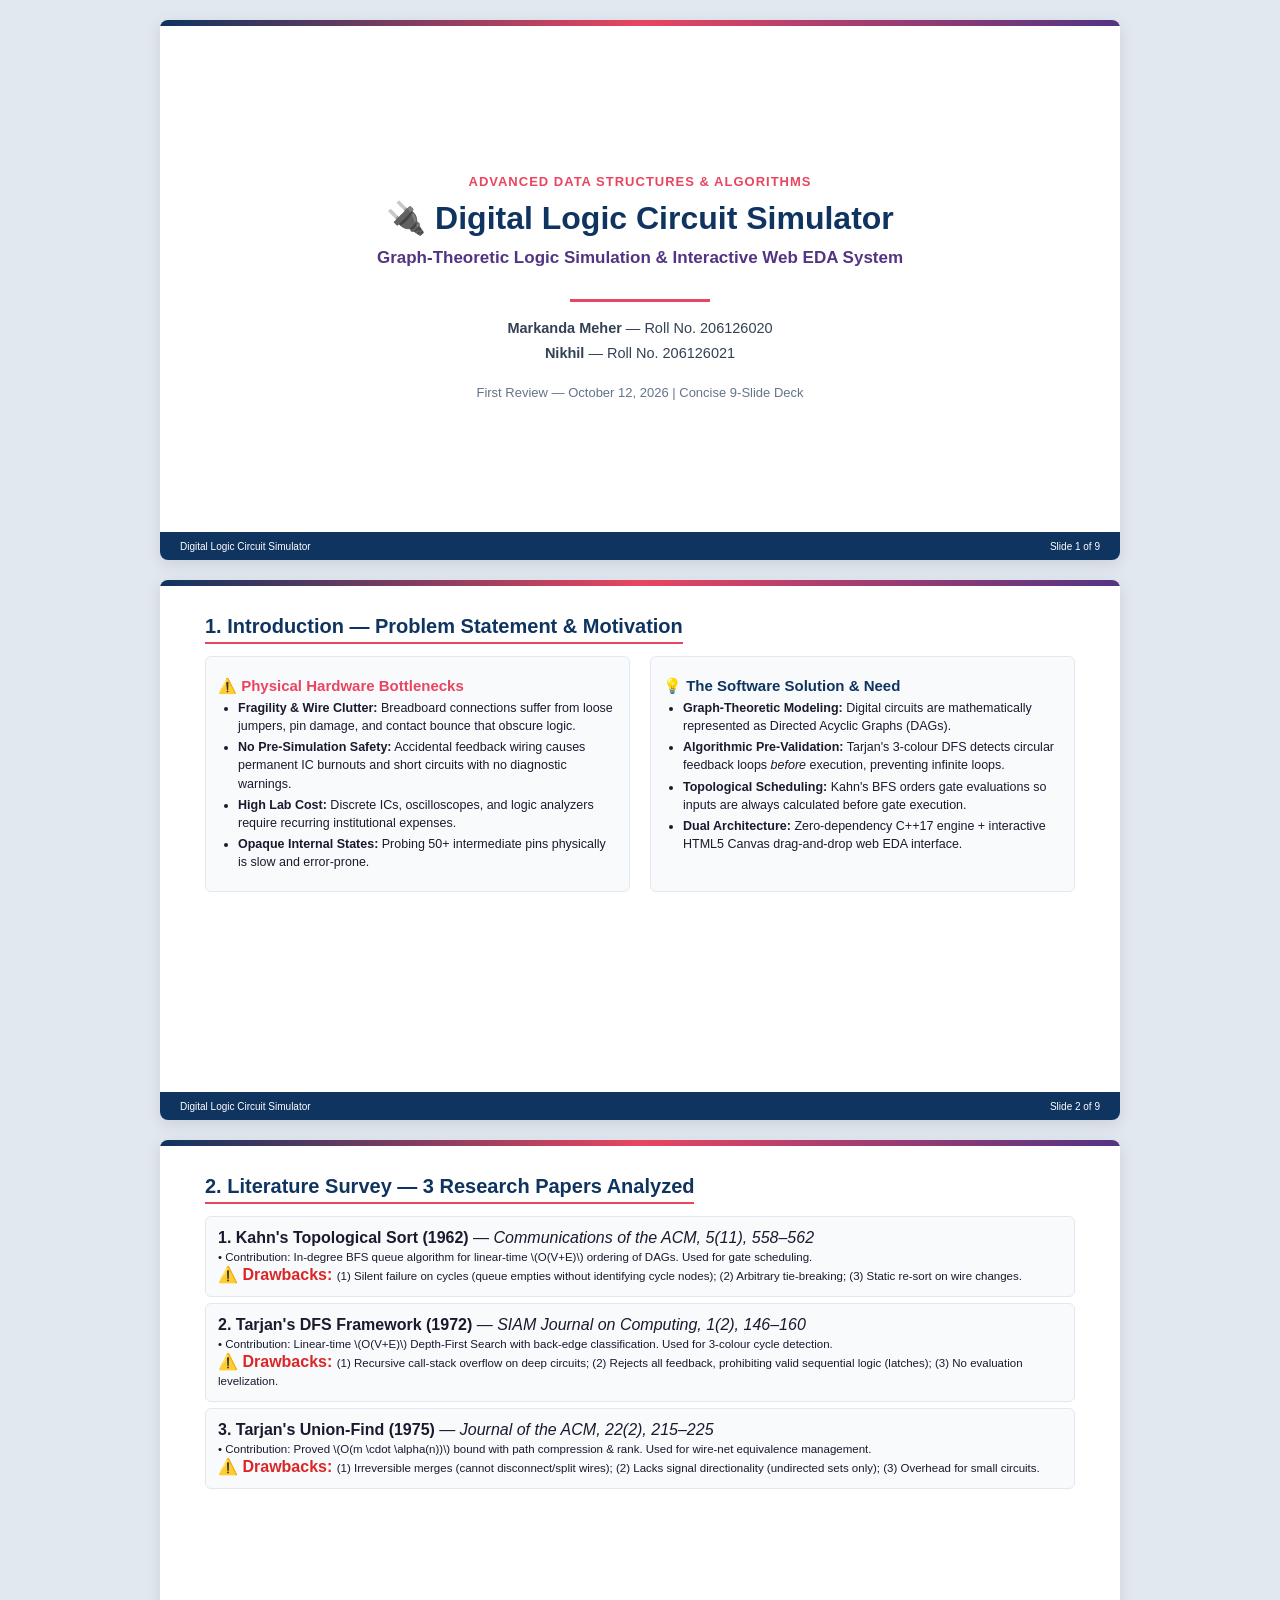
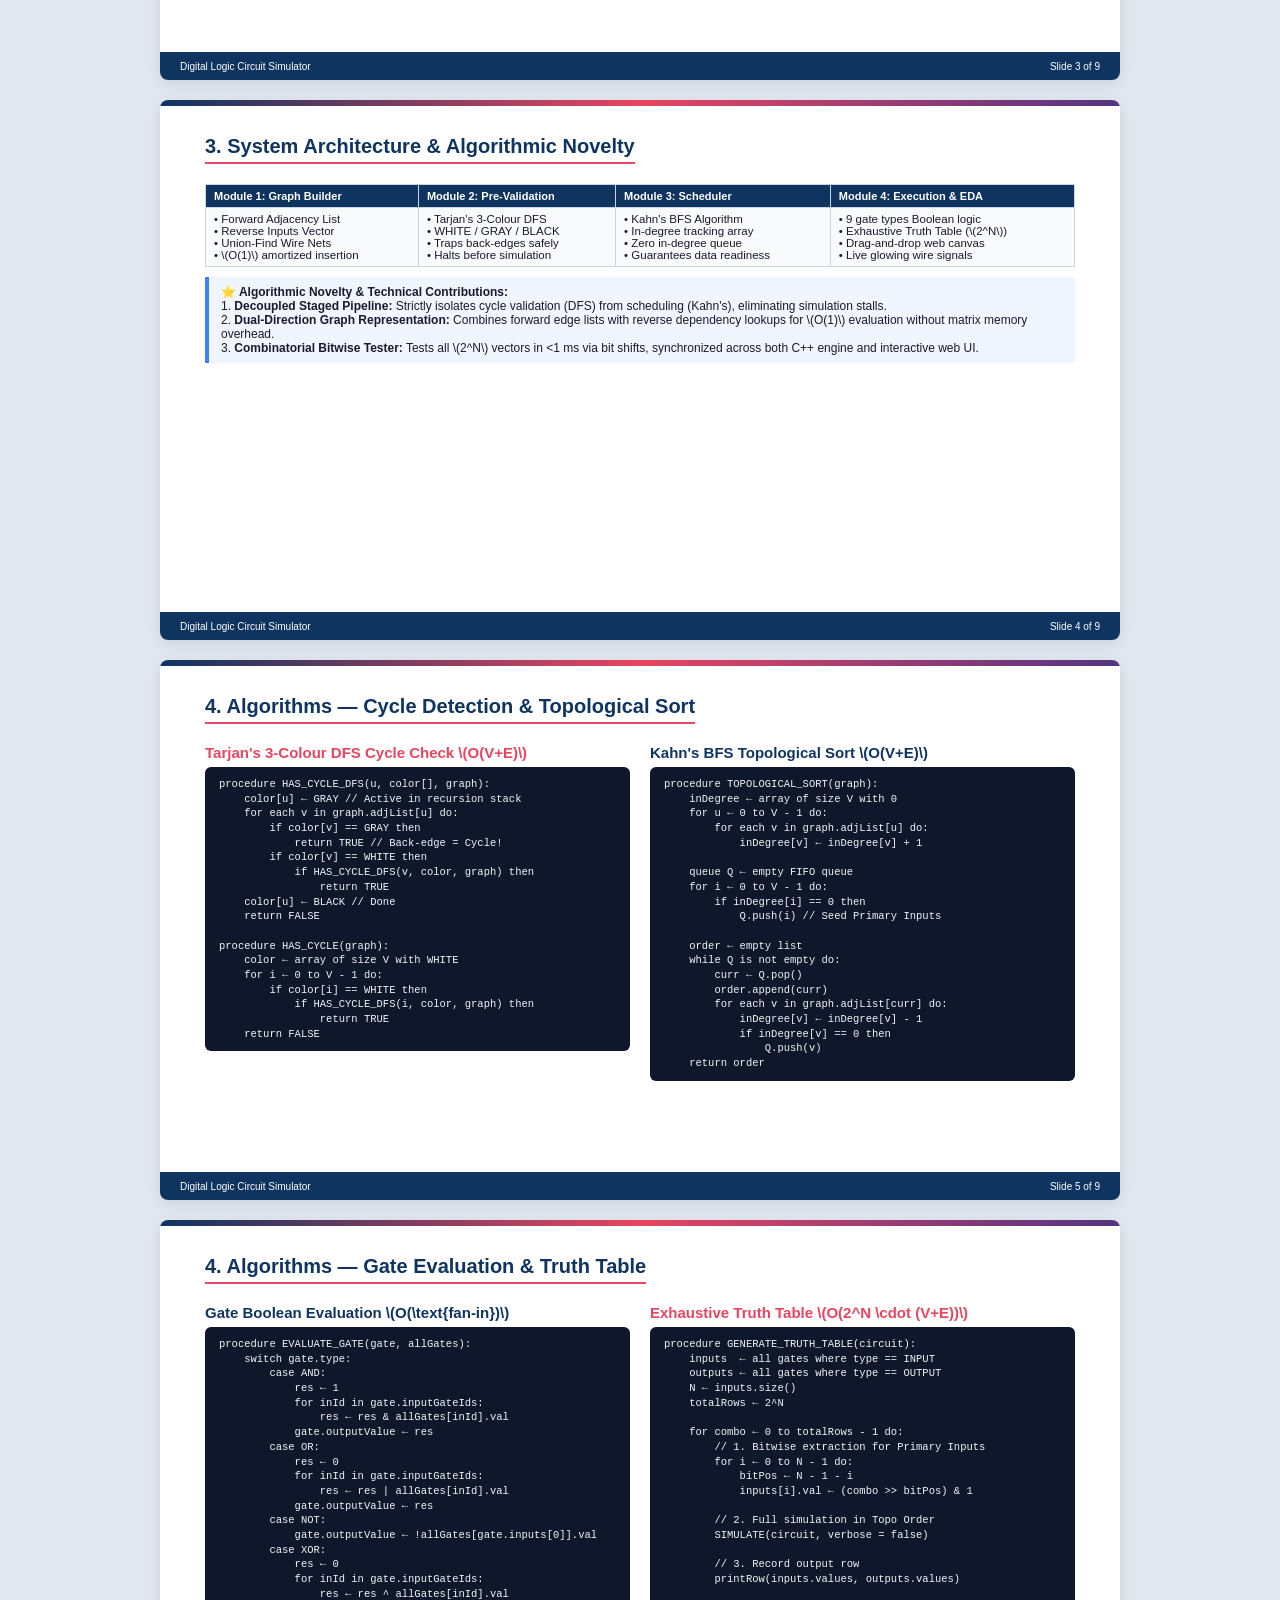
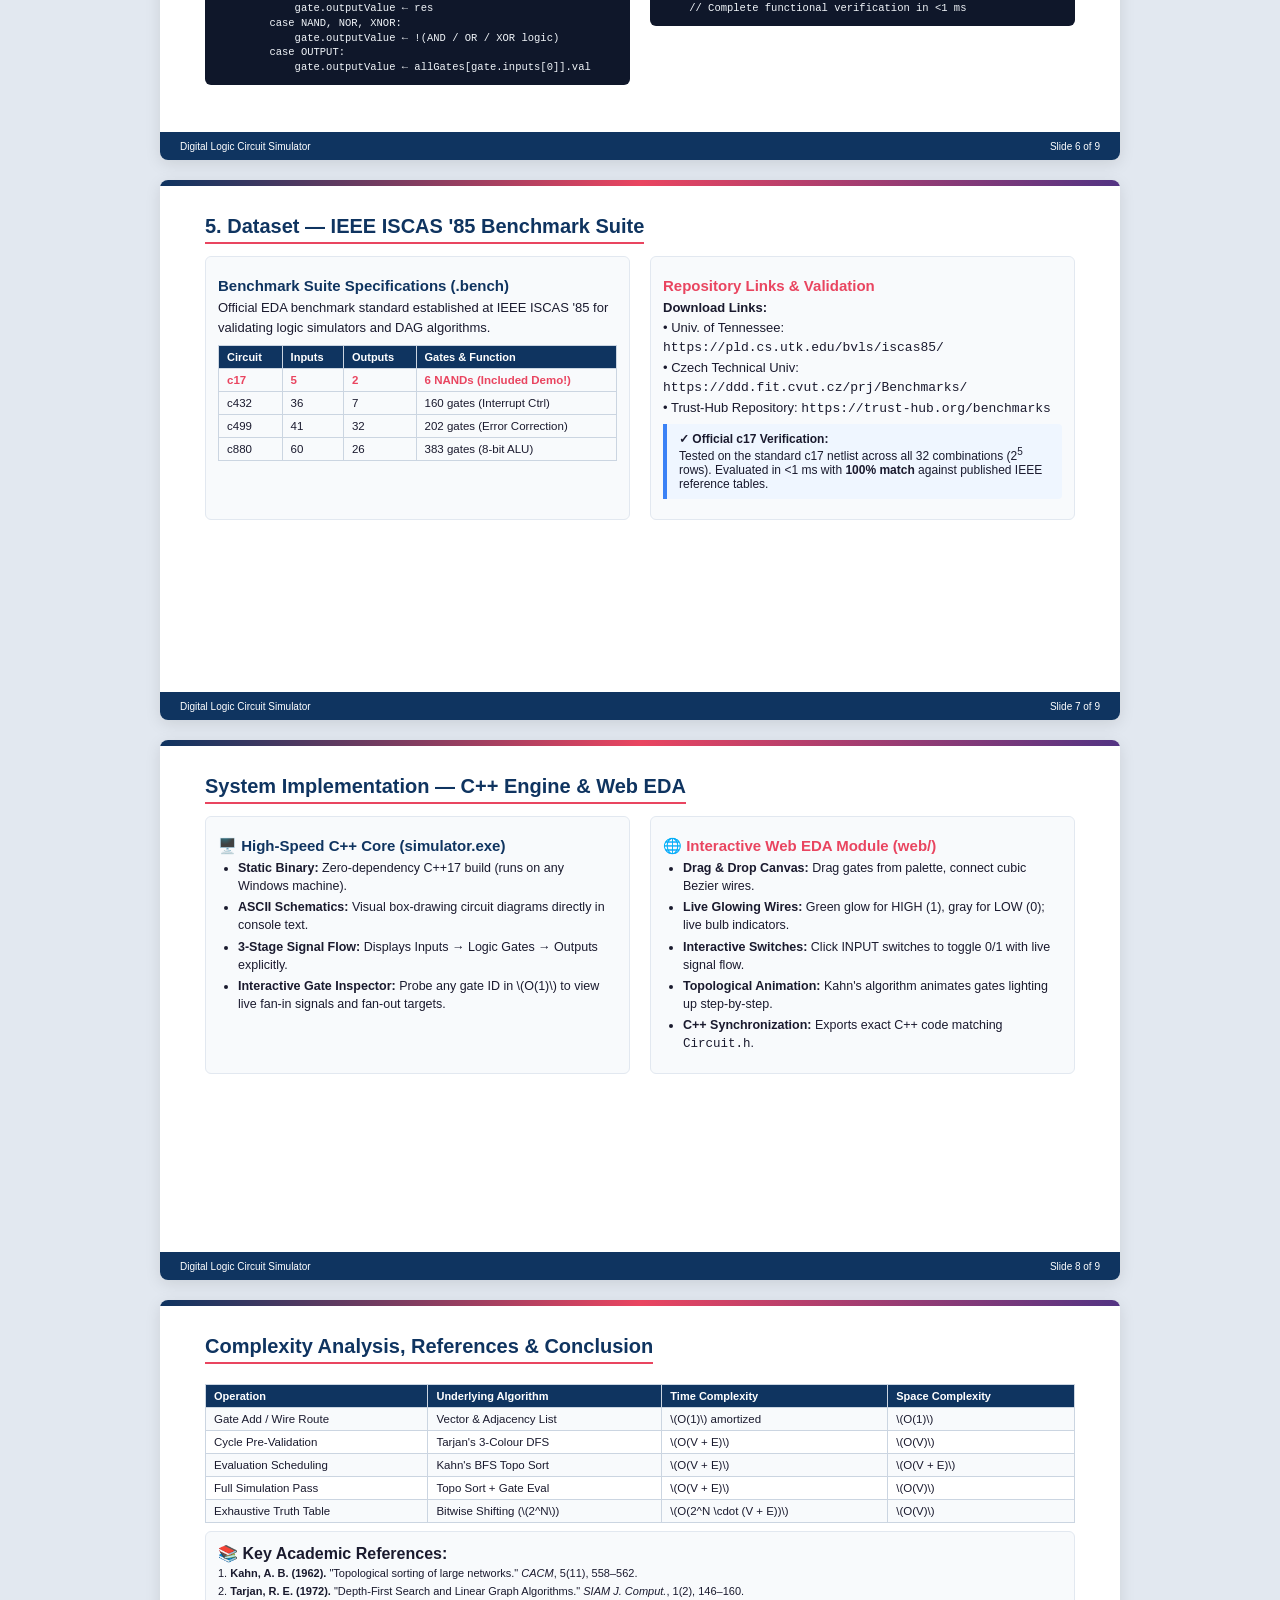
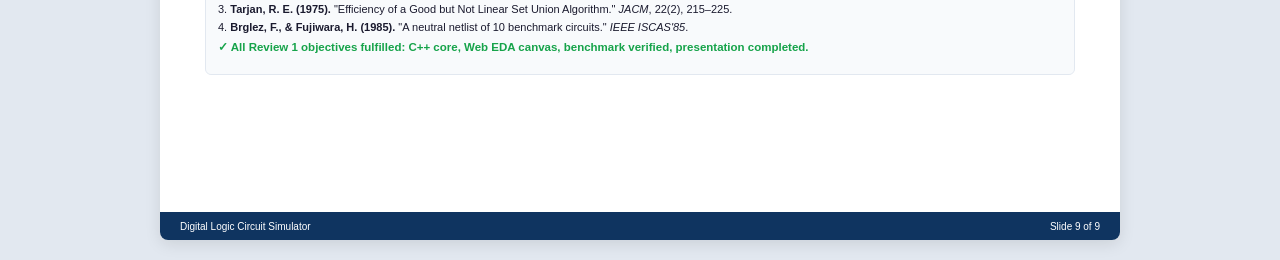
<file: first_review_short.html>
<!DOCTYPE html>
<html lang="en">
<head>
<meta charset="UTF-8">
<meta name="viewport" content="width=device-width, initial-scale=1.0">
<title>First Review — Digital Logic Circuit Simulator (9 Slides)</title>
<style>
  @page { margin: 0; size: landscape; }
  * { box-sizing: border-box; margin: 0; padding: 0; }
  body {
    font-family: 'Segoe UI', 'Helvetica Neue', Arial, sans-serif;
    background: #e2e8f0;
    color: #1a1a2e;
  }
  .slide {
    width: 960px;
    min-height: 540px;
    margin: 20px auto;
    background: #fff;
    border-radius: 8px;
    box-shadow: 0 4px 16px rgba(0,0,0,0.1);
    padding: 35px 45px;
    page-break-after: always;
    position: relative;
    overflow: hidden;
  }
  .slide::before {
    content: '';
    position: absolute;
    top: 0; left: 0; right: 0;
    height: 6px;
    background: linear-gradient(90deg, #0f3460, #e94560, #533483);
  }
  .footer-bar {
    position: absolute;
    bottom: 0; left: 0; right: 0;
    height: 28px;
    background: #0f3460;
    display: flex;
    align-items: center;
    justify-content: space-between;
    padding: 0 20px;
    font-size: 10px;
    color: #fff;
  }
  h1 { font-size: 26px; color: #0f3460; margin-bottom: 6px; }
  h2 { font-size: 20px; color: #0f3460; margin-bottom: 12px; border-bottom: 2px solid #e94560; padding-bottom: 4px; display: inline-block; }
  h3 { font-size: 15px; color: #16213e; margin: 8px 0 4px; }
  p { font-size: 13px; line-height: 1.5; margin-bottom: 6px; }
  ul { margin: 4px 0 8px 20px; font-size: 12.5px; }
  li { margin-bottom: 3px; line-height: 1.45; }
  table { width: 100%; border-collapse: collapse; margin: 8px 0; font-size: 11.5px; }
  th, td { border: 1px solid #cbd5e1; padding: 5px 8px; text-align: left; }
  th { background: #0f3460; color: #fff; font-size: 11px; }
  tr:nth-child(even) { background: #f8fafc; }
  pre {
    background: #0f172a; color: #f1f5f9; padding: 10px 14px;
    border-radius: 6px; overflow-x: auto; font-size: 10.5px;
    line-height: 1.4; margin: 6px 0; font-family: 'Consolas', monospace;
  }
  .two-col { display: flex; gap: 20px; }
  .two-col > div { flex: 1; }
  .card { background: #f8fafc; border: 1px solid #e2e8f0; border-radius: 6px; padding: 12px; margin-bottom: 8px; }
  .highlight { background: #eff6ff; border-left: 4px solid #3b82f6; padding: 8px 12px; margin: 8px 0; font-size: 12px; border-radius: 0 4px 4px 0; }
  .drawback { color: #dc2626; font-weight: bold; }
  .title-slide { display: flex; flex-direction: column; justify-content: center; align-items: center; text-align: center; min-height: 470px; }
  .title-slide h1 { font-size: 32px; color: #0f3460; margin-bottom: 8px; }
  .title-slide .sub { font-size: 17px; color: #533483; margin-bottom: 16px; font-weight: 600; }
  .title-slide .team { font-size: 14.5px; color: #334155; margin-bottom: 4px; }
  @media print {
    body { background: #fff; }
    .slide { box-shadow: none; margin: 0; border-radius: 0; page-break-after: always; }
  }
</style>
</head>
<body>

<!-- SLIDE 1: TITLE (1/9) -->
<div class="slide">
  <div class="title-slide">
    <p style="color: #e94560; font-weight: bold; font-size: 13px; letter-spacing: 1px; margin-bottom: 8px;">ADVANCED DATA STRUCTURES &amp; ALGORITHMS</p>
    <h1>🔌 Digital Logic Circuit Simulator</h1>
    <p class="sub">Graph-Theoretic Logic Simulation &amp; Interactive Web EDA System</p>
    <div style="width: 140px; height: 3px; background: #e94560; margin: 12px 0 16px;"></div>
    <p class="team"><strong>Markanda Meher</strong> — Roll No. 206126020</p>
    <p class="team"><strong>Nikhil</strong> — Roll No. 206126021</p>
    <p style="font-size: 13px; color: #64748b; margin-top: 14px;">First Review — October 12, 2026 | Concise 9-Slide Deck</p>
  </div>
  <div class="footer-bar">
    <span>Digital Logic Circuit Simulator</span>
    <span>Slide 1 of 9</span>
  </div>
</div>

<!-- SLIDE 2: INTRODUCTION (2/9) -->
<div class="slide">
  <h2>1. Introduction — Problem Statement &amp; Motivation</h2>
  <div class="two-col">
    <div class="card">
      <h3 style="color: #e94560;">⚠️ Physical Hardware Bottlenecks</h3>
      <ul>
        <li><strong>Fragility &amp; Wire Clutter:</strong> Breadboard connections suffer from loose jumpers, pin damage, and contact bounce that obscure logic.</li>
        <li><strong>No Pre-Simulation Safety:</strong> Accidental feedback wiring causes permanent IC burnouts and short circuits with no diagnostic warnings.</li>
        <li><strong>High Lab Cost:</strong> Discrete ICs, oscilloscopes, and logic analyzers require recurring institutional expenses.</li>
        <li><strong>Opaque Internal States:</strong> Probing 50+ intermediate pins physically is slow and error-prone.</li>
      </ul>
    </div>
    <div class="card">
      <h3 style="color: #0f3460;">💡 The Software Solution &amp; Need</h3>
      <ul>
        <li><strong>Graph-Theoretic Modeling:</strong> Digital circuits are mathematically represented as Directed Acyclic Graphs (DAGs).</li>
        <li><strong>Algorithmic Pre-Validation:</strong> Tarjan's 3-colour DFS detects circular feedback loops <em>before</em> execution, preventing infinite loops.</li>
        <li><strong>Topological Scheduling:</strong> Kahn's BFS orders gate evaluations so inputs are always calculated before gate execution.</li>
        <li><strong>Dual Architecture:</strong> Zero-dependency C++17 engine + interactive HTML5 Canvas drag-and-drop web EDA interface.</li>
      </ul>
    </div>
  </div>
  <div class="footer-bar">
    <span>Digital Logic Circuit Simulator</span>
    <span>Slide 2 of 9</span>
  </div>
</div>

<!-- SLIDE 3: LITERATURE SURVEY (3/9) -->
<div class="slide">
  <h2>2. Literature Survey — 3 Research Papers Analyzed</h2>
  
  <div class="card" style="margin-bottom: 6px;">
    <strong>1. Kahn's Topological Sort (1962)</strong> — <em>Communications of the ACM, 5(11), 558–562</em><br>
    <span style="font-size: 11.5px;">• Contribution: In-degree BFS queue algorithm for linear-time \(O(V+E)\) ordering of DAGs. Used for gate scheduling.</span><br>
    <span class="drawback">⚠️ Drawbacks:</span> <span style="font-size: 11.5px;">(1) Silent failure on cycles (queue empties without identifying cycle nodes); (2) Arbitrary tie-breaking; (3) Static re-sort on wire changes.</span>
  </div>

  <div class="card" style="margin-bottom: 6px;">
    <strong>2. Tarjan's DFS Framework (1972)</strong> — <em>SIAM Journal on Computing, 1(2), 146–160</em><br>
    <span style="font-size: 11.5px;">• Contribution: Linear-time \(O(V+E)\) Depth-First Search with back-edge classification. Used for 3-colour cycle detection.</span><br>
    <span class="drawback">⚠️ Drawbacks:</span> <span style="font-size: 11.5px;">(1) Recursive call-stack overflow on deep circuits; (2) Rejects all feedback, prohibiting valid sequential logic (latches); (3) No evaluation levelization.</span>
  </div>

  <div class="card" style="margin-bottom: 6px;">
    <strong>3. Tarjan's Union-Find (1975)</strong> — <em>Journal of the ACM, 22(2), 215–225</em><br>
    <span style="font-size: 11.5px;">• Contribution: Proved \(O(m \cdot \alpha(n))\) bound with path compression &amp; rank. Used for wire-net equivalence management.</span><br>
    <span class="drawback">⚠️ Drawbacks:</span> <span style="font-size: 11.5px;">(1) Irreversible merges (cannot disconnect/split wires); (2) Lacks signal directionality (undirected sets only); (3) Overhead for small circuits.</span>
  </div>

  <div class="footer-bar">
    <span>Digital Logic Circuit Simulator</span>
    <span>Slide 3 of 9</span>
  </div>
</div>

<!-- SLIDE 4: BLOCK DIAGRAM & NOVELTY (4/9) -->
<div class="slide">
  <h2>3. System Architecture &amp; Algorithmic Novelty</h2>
  <table style="margin-bottom: 10px;">
    <tr><th>Module 1: Graph Builder</th><th>Module 2: Pre-Validation</th><th>Module 3: Scheduler</th><th>Module 4: Execution &amp; EDA</th></tr>
    <tr>
      <td>• Forward Adjacency List<br>• Reverse Inputs Vector<br>• Union-Find Wire Nets<br>• \(O(1)\) amortized insertion</td>
      <td>• Tarjan's 3-Colour DFS<br>• WHITE / GRAY / BLACK<br>• Traps back-edges safely<br>• Halts before simulation</td>
      <td>• Kahn's BFS Algorithm<br>• In-degree tracking array<br>• Zero in-degree queue<br>• Guarantees data readiness</td>
      <td>• 9 gate types Boolean logic<br>• Exhaustive Truth Table (\(2^N\))<br>• Drag-and-drop web canvas<br>• Live glowing wire signals</td>
    </tr>
  </table>

  <div class="highlight">
    <strong>⭐ Algorithmic Novelty &amp; Technical Contributions:</strong><br>
    1. <strong>Decoupled Staged Pipeline:</strong> Strictly isolates cycle validation (DFS) from scheduling (Kahn's), eliminating simulation stalls.<br>
    2. <strong>Dual-Direction Graph Representation:</strong> Combines forward edge lists with reverse dependency lookups for \(O(1)\) evaluation without matrix memory overhead.<br>
    3. <strong>Combinatorial Bitwise Tester:</strong> Tests all \(2^N\) vectors in &lt;1 ms via bit shifts, synchronized across both C++ engine and interactive web UI.
  </div>
  <div class="footer-bar">
    <span>Digital Logic Circuit Simulator</span>
    <span>Slide 4 of 9</span>
  </div>
</div>

<!-- SLIDE 5: ALGORITHMS PART 1 (5/9) -->
<div class="slide">
  <h2>4. Algorithms — Cycle Detection &amp; Topological Sort</h2>
  <div class="two-col">
    <div>
      <h3 style="color: #e94560;">Tarjan's 3-Colour DFS Cycle Check \(O(V+E)\)</h3>
<pre>
procedure HAS_CYCLE_DFS(u, color[], graph):
    color[u] ← GRAY // Active in recursion stack
    for each v in graph.adjList[u] do:
        if color[v] == GRAY then
            return TRUE // Back-edge = Cycle!
        if color[v] == WHITE then
            if HAS_CYCLE_DFS(v, color, graph) then
                return TRUE
    color[u] ← BLACK // Done
    return FALSE

procedure HAS_CYCLE(graph):
    color ← array of size V with WHITE
    for i ← 0 to V - 1 do:
        if color[i] == WHITE then
            if HAS_CYCLE_DFS(i, color, graph) then
                return TRUE
    return FALSE
</pre>
    </div>
    <div>
      <h3 style="color: #0f3460;">Kahn's BFS Topological Sort \(O(V+E)\)</h3>
<pre>
procedure TOPOLOGICAL_SORT(graph):
    inDegree ← array of size V with 0
    for u ← 0 to V - 1 do:
        for each v in graph.adjList[u] do:
            inDegree[v] ← inDegree[v] + 1

    queue Q ← empty FIFO queue
    for i ← 0 to V - 1 do:
        if inDegree[i] == 0 then
            Q.push(i) // Seed Primary Inputs

    order ← empty list
    while Q is not empty do:
        curr ← Q.pop()
        order.append(curr)
        for each v in graph.adjList[curr] do:
            inDegree[v] ← inDegree[v] - 1
            if inDegree[v] == 0 then
                Q.push(v)
    return order
</pre>
    </div>
  </div>
  <div class="footer-bar">
    <span>Digital Logic Circuit Simulator</span>
    <span>Slide 5 of 9</span>
  </div>
</div>

<!-- SLIDE 6: ALGORITHMS PART 2 (6/9) -->
<div class="slide">
  <h2>4. Algorithms — Gate Evaluation &amp; Truth Table</h2>
  <div class="two-col">
    <div>
      <h3 style="color: #0f3460;">Gate Boolean Evaluation \(O(\text{fan-in})\)</h3>
<pre>
procedure EVALUATE_GATE(gate, allGates):
    switch gate.type:
        case AND:
            res ← 1
            for inId in gate.inputGateIds:
                res ← res & allGates[inId].val
            gate.outputValue ← res
        case OR:
            res ← 0
            for inId in gate.inputGateIds:
                res ← res | allGates[inId].val
            gate.outputValue ← res
        case NOT:
            gate.outputValue ← !allGates[gate.inputs[0]].val
        case XOR:
            res ← 0
            for inId in gate.inputGateIds:
                res ← res ^ allGates[inId].val
            gate.outputValue ← res
        case NAND, NOR, XNOR:
            gate.outputValue ← !(AND / OR / XOR logic)
        case OUTPUT:
            gate.outputValue ← allGates[gate.inputs[0]].val
</pre>
    </div>
    <div>
      <h3 style="color: #e94560;">Exhaustive Truth Table \(O(2^N \cdot (V+E))\)</h3>
<pre>
procedure GENERATE_TRUTH_TABLE(circuit):
    inputs  ← all gates where type == INPUT
    outputs ← all gates where type == OUTPUT
    N ← inputs.size()
    totalRows ← 2^N

    for combo ← 0 to totalRows - 1 do:
        // 1. Bitwise extraction for Primary Inputs
        for i ← 0 to N - 1 do:
            bitPos ← N - 1 - i
            inputs[i].val ← (combo >> bitPos) & 1

        // 2. Full simulation in Topo Order
        SIMULATE(circuit, verbose = false)

        // 3. Record output row
        printRow(inputs.values, outputs.values)

    // Complete functional verification in <1 ms
</pre>
    </div>
  </div>
  <div class="footer-bar">
    <span>Digital Logic Circuit Simulator</span>
    <span>Slide 6 of 9</span>
  </div>
</div>

<!-- SLIDE 7: DATASET (7/9) -->
<div class="slide">
  <h2>5. Dataset — IEEE ISCAS '85 Benchmark Suite</h2>
  <div class="two-col">
    <div class="card">
      <h3 style="color: #0f3460;">Benchmark Suite Specifications (.bench)</h3>
      <p>Official EDA benchmark standard established at IEEE ISCAS '85 for validating logic simulators and DAG algorithms.</p>
      <table>
        <tr><th>Circuit</th><th>Inputs</th><th>Outputs</th><th>Gates &amp; Function</th></tr>
        <tr style="font-weight:bold; color:#e94560;"><td>c17</td><td>5</td><td>2</td><td>6 NANDs (Included Demo!)</td></tr>
        <tr><td>c432</td><td>36</td><td>7</td><td>160 gates (Interrupt Ctrl)</td></tr>
        <tr><td>c499</td><td>41</td><td>32</td><td>202 gates (Error Correction)</td></tr>
        <tr><td>c880</td><td>60</td><td>26</td><td>383 gates (8-bit ALU)</td></tr>
      </table>
    </div>
    <div class="card">
      <h3 style="color: #e94560;">Repository Links &amp; Validation</h3>
      <p><strong>Download Links:</strong><br>
      • Univ. of Tennessee: <code>https://pld.cs.utk.edu/bvls/iscas85/</code><br>
      • Czech Technical Univ: <code>https://ddd.fit.cvut.cz/prj/Benchmarks/</code><br>
      • Trust-Hub Repository: <code>https://trust-hub.org/benchmarks</code></p>
      <div class="highlight" style="margin-top:6px;">
        <strong>✓ Official c17 Verification:</strong><br>
        Tested on the standard c17 netlist across all 32 combinations (2<sup>5</sup> rows). Evaluated in &lt;1 ms with <strong>100% match</strong> against published IEEE reference tables.
      </div>
    </div>
  </div>
  <div class="footer-bar">
    <span>Digital Logic Circuit Simulator</span>
    <span>Slide 7 of 9</span>
  </div>
</div>

<!-- SLIDE 8: IMPLEMENTATION (8/9) -->
<div class="slide">
  <h2>System Implementation — C++ Engine &amp; Web EDA</h2>
  <div class="two-col">
    <div class="card">
      <h3 style="color: #0f3460;">🖥️ High-Speed C++ Core (simulator.exe)</h3>
      <ul>
        <li><strong>Static Binary:</strong> Zero-dependency C++17 build (runs on any Windows machine).</li>
        <li><strong>ASCII Schematics:</strong> Visual box-drawing circuit diagrams directly in console text.</li>
        <li><strong>3-Stage Signal Flow:</strong> Displays Inputs &rarr; Logic Gates &rarr; Outputs explicitly.</li>
        <li><strong>Interactive Gate Inspector:</strong> Probe any gate ID in \(O(1)\) to view live fan-in signals and fan-out targets.</li>
      </ul>
    </div>
    <div class="card">
      <h3 style="color: #e94560;">🌐 Interactive Web EDA Module (web/)</h3>
      <ul>
        <li><strong>Drag &amp; Drop Canvas:</strong> Drag gates from palette, connect cubic Bezier wires.</li>
        <li><strong>Live Glowing Wires:</strong> Green glow for HIGH (1), gray for LOW (0); live bulb indicators.</li>
        <li><strong>Interactive Switches:</strong> Click INPUT switches to toggle 0/1 with live signal flow.</li>
        <li><strong>Topological Animation:</strong> Kahn's algorithm animates gates lighting up step-by-step.</li>
        <li><strong>C++ Synchronization:</strong> Exports exact C++ code matching <code>Circuit.h</code>.</li>
      </ul>
    </div>
  </div>
  <div class="footer-bar">
    <span>Digital Logic Circuit Simulator</span>
    <span>Slide 8 of 9</span>
  </div>
</div>

<!-- SLIDE 9: COMPLEXITY & REFERENCES (9/9) -->
<div class="slide">
  <h2>Complexity Analysis, References &amp; Conclusion</h2>
  <table>
    <tr><th>Operation</th><th>Underlying Algorithm</th><th>Time Complexity</th><th>Space Complexity</th></tr>
    <tr><td>Gate Add / Wire Route</td><td>Vector &amp; Adjacency List</td><td>\(O(1)\) amortized</td><td>\(O(1)\)</td></tr>
    <tr><td>Cycle Pre-Validation</td><td>Tarjan's 3-Colour DFS</td><td>\(O(V + E)\)</td><td>\(O(V)\)</td></tr>
    <tr><td>Evaluation Scheduling</td><td>Kahn's BFS Topo Sort</td><td>\(O(V + E)\)</td><td>\(O(V + E)\)</td></tr>
    <tr><td>Full Simulation Pass</td><td>Topo Sort + Gate Eval</td><td>\(O(V + E)\)</td><td>\(O(V)\)</td></tr>
    <tr><td>Exhaustive Truth Table</td><td>Bitwise Shifting (\(2^N\))</td><td>\(O(2^N \cdot (V + E))\)</td><td>\(O(V)\)</td></tr>
  </table>

  <div class="card" style="margin-top: 8px;">
    <strong>📚 Key Academic References:</strong><br>
    <span style="font-size:11px;">
    1. <strong>Kahn, A. B. (1962).</strong> "Topological sorting of large networks." <em>CACM</em>, 5(11), 558–562.<br>
    2. <strong>Tarjan, R. E. (1972).</strong> "Depth-First Search and Linear Graph Algorithms." <em>SIAM J. Comput.</em>, 1(2), 146–160.<br>
    3. <strong>Tarjan, R. E. (1975).</strong> "Efficiency of a Good but Not Linear Set Union Algorithm." <em>JACM</em>, 22(2), 215–225.<br>
    4. <strong>Brglez, F., &amp; Fujiwara, H. (1985).</strong> "A neutral netlist of 10 benchmark circuits." <em>IEEE ISCAS'85</em>.
    </span>
    <p style="font-size: 11.5px; color: #16a34a; font-weight: bold; margin-top: 4px;">
      ✓ All Review 1 objectives fulfilled: C++ core, Web EDA canvas, benchmark verified, presentation completed.
    </p>
  </div>
  <div class="footer-bar">
    <span>Digital Logic Circuit Simulator</span>
    <span>Slide 9 of 9</span>
  </div>
</div>

</body>
</html>
</file>
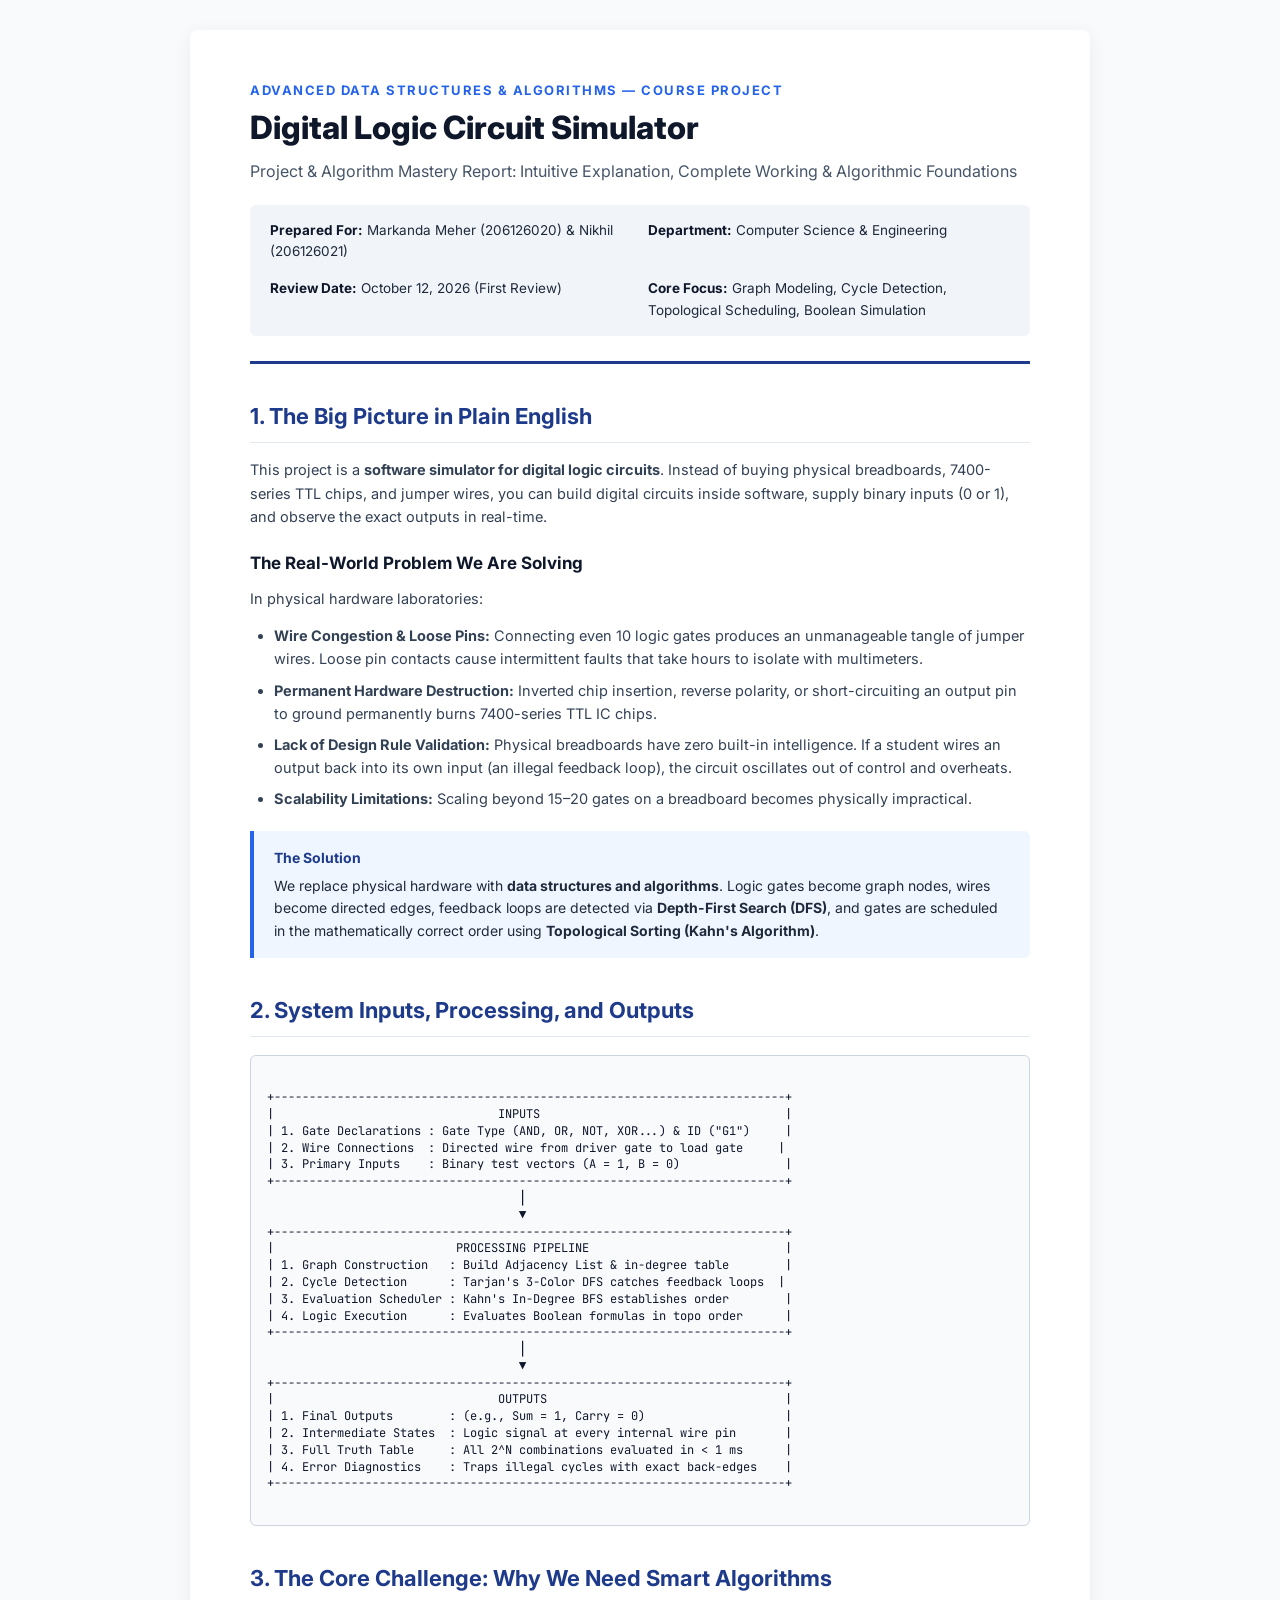
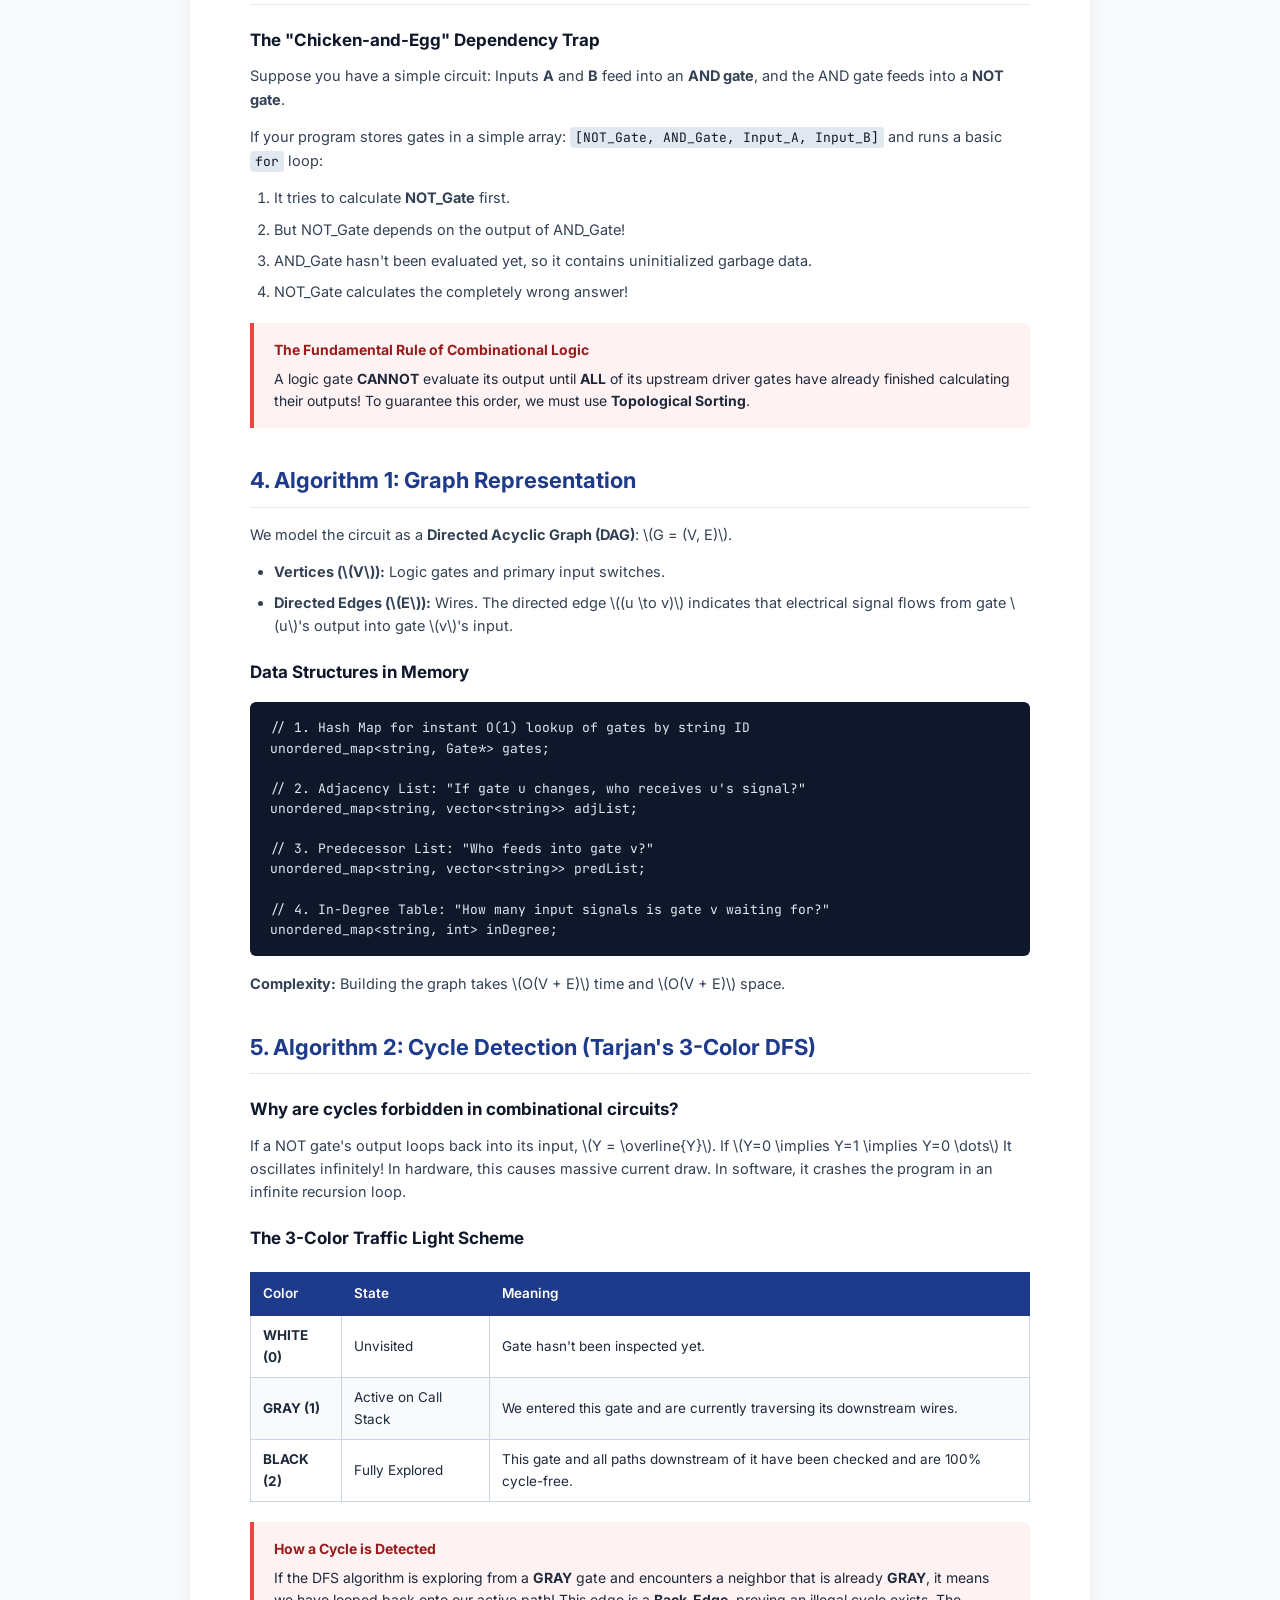
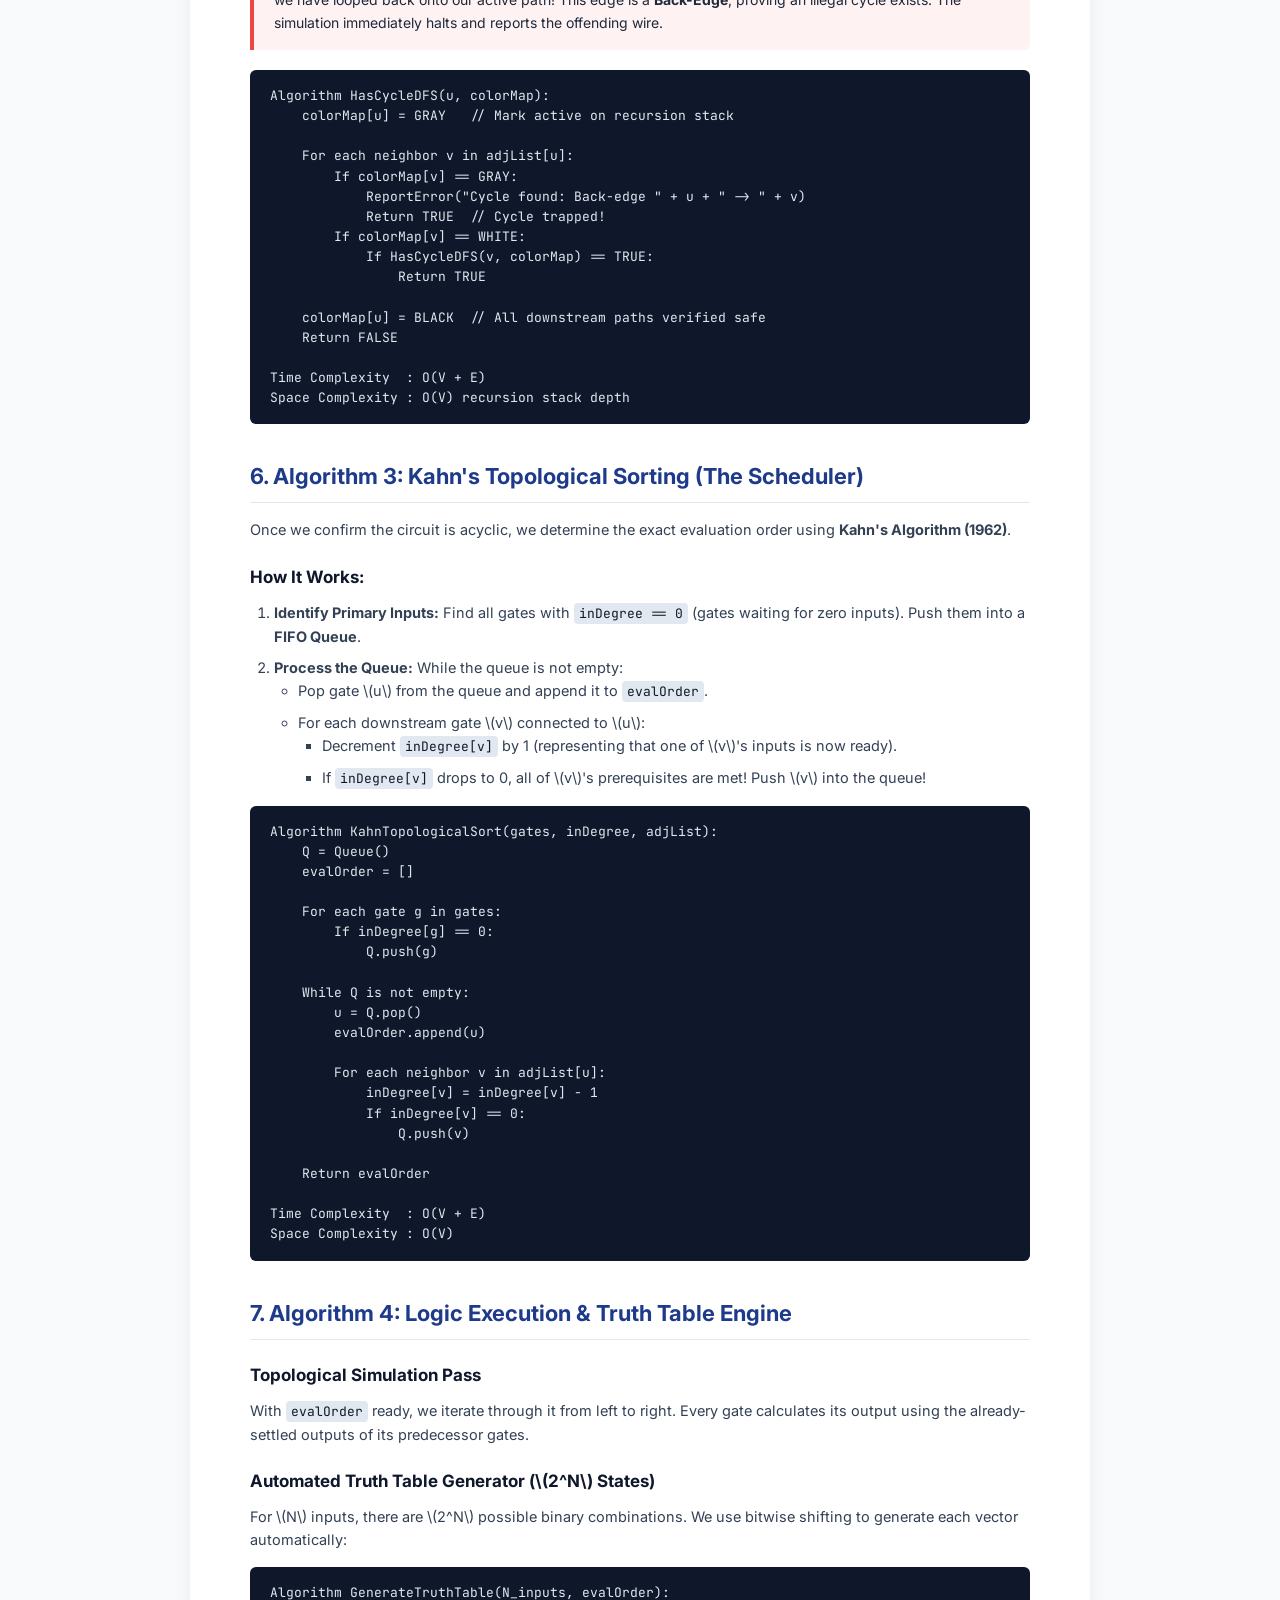
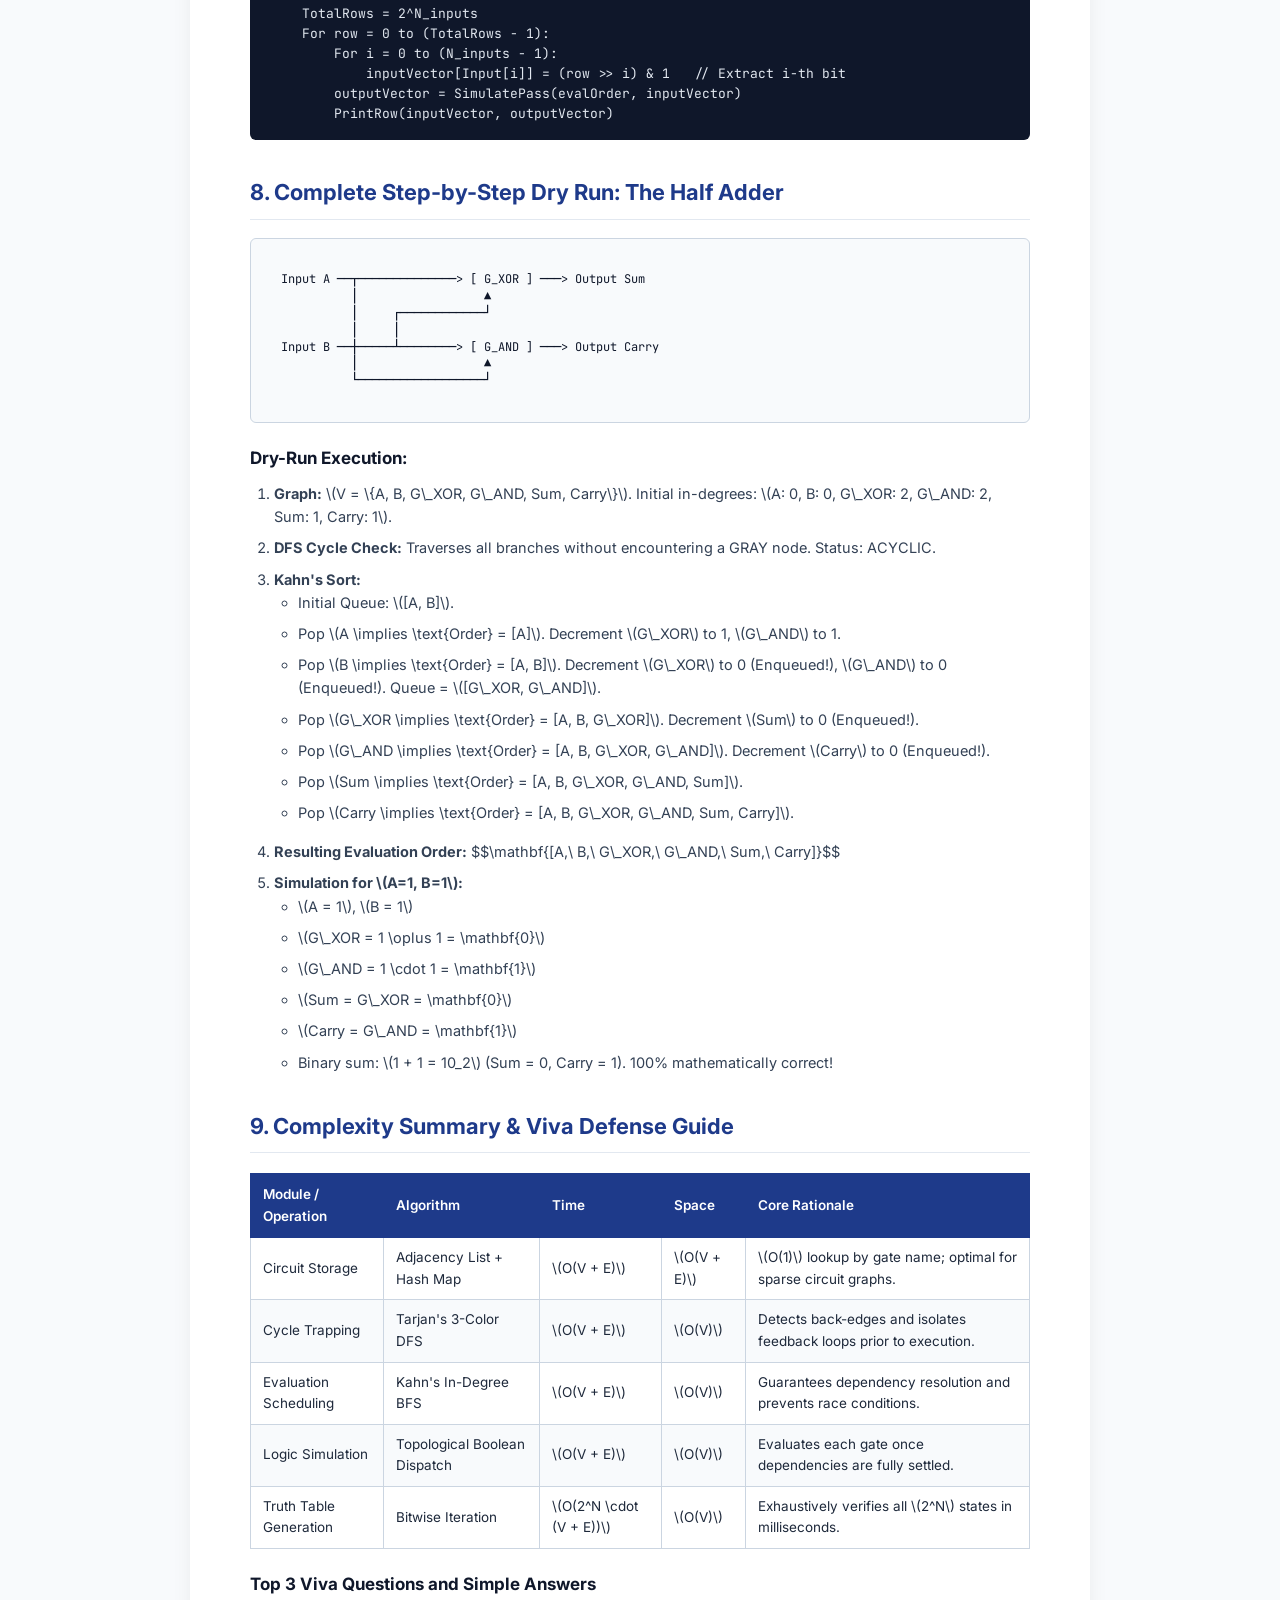
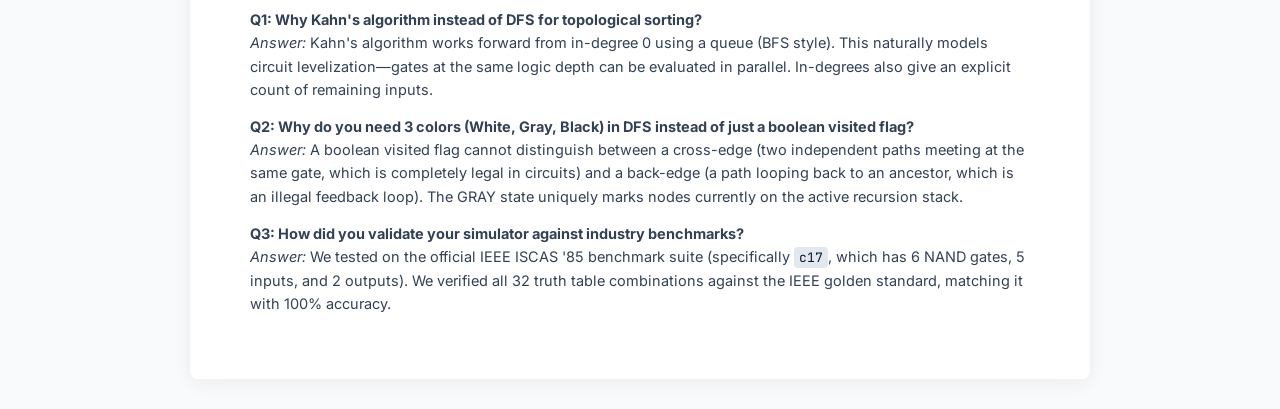
<file: project_mastery_guide.html>
<!DOCTYPE html>
<html lang="en">
<head>
<meta charset="UTF-8">
<title>Digital Logic Circuit Simulator — Project & Algorithm Mastery Report</title>
<style>
  @import url('https://fonts.googleapis.com/css2?family=Inter:wght@400;500;600;700;800&family=JetBrains+Mono:wght@400;500;600&display=swap');

  @page {
    size: A4;
    margin: 20mm 15mm 20mm 15mm;
  }

  * { box-sizing: border-box; margin: 0; padding: 0; }

  body {
    font-family: 'Inter', -apple-system, BlinkMacSystemFont, "Segoe UI", Roboto, sans-serif;
    color: #1e293b;
    background: #f8fafc;
    line-height: 1.6;
    padding: 30px;
  }

  .container {
    max-width: 900px;
    margin: 0 auto;
    background: #ffffff;
    padding: 50px 60px;
    box-shadow: 0 4px 20px rgba(0,0,0,0.06);
    border-radius: 8px;
  }

  @media print {
    body { background: transparent; padding: 0; }
    .container { max-width: 100%; padding: 0; box-shadow: none; border-radius: 0; }
    .page-break { page-break-before: always; }
  }

  /* Header */
  .doc-header {
    border-bottom: 3px solid #1e3a8a;
    padding-bottom: 25px;
    margin-bottom: 35px;
  }
  .doc-category {
    font-size: 13px;
    font-weight: 700;
    color: #2563eb;
    text-transform: uppercase;
    letter-spacing: 1.5px;
    margin-bottom: 8px;
  }
  .doc-title {
    font-size: 32px;
    font-weight: 800;
    color: #0f172a;
    line-height: 1.2;
    margin-bottom: 12px;
  }
  .doc-subtitle {
    font-size: 16px;
    color: #475569;
    margin-bottom: 20px;
  }
  .meta-grid {
    display: grid;
    grid-template-columns: repeat(2, 1fr);
    gap: 15px;
    background: #f1f5f9;
    padding: 15px 20px;
    border-radius: 6px;
    font-size: 13.5px;
  }
  .meta-item strong { color: #0f172a; }

  /* Headings */
  h2 {
    font-size: 22px;
    font-weight: 700;
    color: #1e3a8a;
    margin-top: 35px;
    margin-bottom: 15px;
    border-bottom: 1.5px solid #e2e8f0;
    padding-bottom: 8px;
  }
  h3 {
    font-size: 17px;
    font-weight: 700;
    color: #0f172a;
    margin-top: 22px;
    margin-bottom: 10px;
  }

  p { margin-bottom: 14px; font-size: 14.5px; color: #334155; }
  ul, ol { margin-left: 24px; margin-bottom: 16px; font-size: 14.5px; color: #334155; }
  li { margin-bottom: 8px; }

  /* Code & Pre */
  pre {
    background: #0f172a;
    color: #e2e8f0;
    padding: 16px 20px;
    border-radius: 6px;
    font-family: 'JetBrains Mono', Consolas, monospace;
    font-size: 12.5px;
    line-height: 1.55;
    overflow-x: auto;
    margin: 16px 0;
  }
  code {
    font-family: 'JetBrains Mono', Consolas, monospace;
    font-size: 13px;
    background: #e2e8f0;
    padding: 2px 5px;
    border-radius: 4px;
    color: #0f172a;
  }
  pre code {
    background: transparent;
    padding: 0;
    color: #e2e8f0;
  }

  /* Callout boxes */
  .callout {
    background: #eff6ff;
    border-left: 4px solid #2563eb;
    padding: 16px 20px;
    border-radius: 0 6px 6px 0;
    margin: 20px 0;
  }
  .callout-title {
    font-size: 14px;
    font-weight: 700;
    color: #1e3a8a;
    margin-bottom: 6px;
  }
  .callout p { margin-bottom: 0; font-size: 14px; color: #1e293b; }

  .callout-warning {
    background: #fef2f2;
    border-left-color: #ef4444;
  }
  .callout-warning .callout-title { color: #991b1b; }

  /* Tables */
  table {
    width: 100%;
    border-collapse: collapse;
    margin: 20px 0;
    font-size: 13.5px;
  }
  th {
    background: #1e3a8a;
    color: #ffffff;
    font-weight: 600;
    padding: 10px 12px;
    text-align: left;
    border: 1px solid #1e3a8a;
  }
  td {
    padding: 9px 12px;
    border: 1px solid #cbd5e1;
  }
  tr:nth-child(even) td { background: #f8fafc; }

  /* ASCII Diagram Frame */
  .ascii-frame {
    background: #f8fafc;
    border: 1px solid #cbd5e1;
    border-radius: 6px;
    padding: 16px;
    font-family: 'JetBrains Mono', monospace;
    font-size: 12px;
    line-height: 1.4;
    white-space: pre;
    overflow-x: auto;
    margin: 18px 0;
    color: #0f172a;
  }
</style>
</head>
<body>

<div class="container">

  <!-- Header -->
  <div class="doc-header">
    <div class="doc-category">Advanced Data Structures & Algorithms — Course Project</div>
    <h1 class="doc-title">Digital Logic Circuit Simulator</h1>
    <div class="doc-subtitle">Project & Algorithm Mastery Report: Intuitive Explanation, Complete Working & Algorithmic Foundations</div>
    
    <div class="meta-grid">
      <div class="meta-item"><strong>Prepared For:</strong> Markanda Meher (206126020) & Nikhil (206126021)</div>
      <div class="meta-item"><strong>Department:</strong> Computer Science & Engineering</div>
      <div class="meta-item"><strong>Review Date:</strong> October 12, 2026 (First Review)</div>
      <div class="meta-item"><strong>Core Focus:</strong> Graph Modeling, Cycle Detection, Topological Scheduling, Boolean Simulation</div>
    </div>
  </div>

  <!-- Section 1 -->
  <h2>1. The Big Picture in Plain English</h2>
  <p>This project is a <strong>software simulator for digital logic circuits</strong>. Instead of buying physical breadboards, 7400-series TTL chips, and jumper wires, you can build digital circuits inside software, supply binary inputs (0 or 1), and observe the exact outputs in real-time.</p>
  
  <h3>The Real-World Problem We Are Solving</h3>
  <p>In physical hardware laboratories:</p>
  <ul>
    <li><strong>Wire Congestion & Loose Pins:</strong> Connecting even 10 logic gates produces an unmanageable tangle of jumper wires. Loose pin contacts cause intermittent faults that take hours to isolate with multimeters.</li>
    <li><strong>Permanent Hardware Destruction:</strong> Inverted chip insertion, reverse polarity, or short-circuiting an output pin to ground permanently burns 7400-series TTL IC chips.</li>
    <li><strong>Lack of Design Rule Validation:</strong> Physical breadboards have zero built-in intelligence. If a student wires an output back into its own input (an illegal feedback loop), the circuit oscillates out of control and overheats.</li>
    <li><strong>Scalability Limitations:</strong> Scaling beyond 15–20 gates on a breadboard becomes physically impractical.</li>
  </ul>

  <div class="callout">
    <div class="callout-title">The Solution</div>
    <p>We replace physical hardware with <strong>data structures and algorithms</strong>. Logic gates become graph nodes, wires become directed edges, feedback loops are detected via <strong>Depth-First Search (DFS)</strong>, and gates are scheduled in the mathematically correct order using <strong>Topological Sorting (Kahn's Algorithm)</strong>.</p>
  </div>

  <!-- Section 2 -->
  <h2>2. System Inputs, Processing, and Outputs</h2>
  <div class="ascii-frame">
+-------------------------------------------------------------------------+
|                                INPUTS                                   |
| 1. Gate Declarations : Gate Type (AND, OR, NOT, XOR...) & ID ("G1")     |
| 2. Wire Connections  : Directed wire from driver gate to load gate     |
| 3. Primary Inputs    : Binary test vectors (A = 1, B = 0)               |
+-------------------------------------------------------------------------+
                                    │
                                    ▼
+-------------------------------------------------------------------------+
|                          PROCESSING PIPELINE                            |
| 1. Graph Construction   : Build Adjacency List & in-degree table        |
| 2. Cycle Detection      : Tarjan's 3-Color DFS catches feedback loops  |
| 3. Evaluation Scheduler : Kahn's In-Degree BFS establishes order        |
| 4. Logic Execution      : Evaluates Boolean formulas in topo order      |
+-------------------------------------------------------------------------+
                                    │
                                    ▼
+-------------------------------------------------------------------------+
|                                OUTPUTS                                  |
| 1. Final Outputs        : (e.g., Sum = 1, Carry = 0)                    |
| 2. Intermediate States  : Logic signal at every internal wire pin       |
| 3. Full Truth Table     : All 2^N combinations evaluated in < 1 ms      |
| 4. Error Diagnostics    : Traps illegal cycles with exact back-edges    |
+-------------------------------------------------------------------------+
  </div>

  <!-- Section 3 -->
  <h2>3. The Core Challenge: Why We Need Smart Algorithms</h2>
  <h3>The "Chicken-and-Egg" Dependency Trap</h3>
  <p>Suppose you have a simple circuit: Inputs <strong>A</strong> and <strong>B</strong> feed into an <strong>AND gate</strong>, and the AND gate feeds into a <strong>NOT gate</strong>.</p>
  <p>If your program stores gates in a simple array: <code>[NOT_Gate, AND_Gate, Input_A, Input_B]</code> and runs a basic <code>for</code> loop:</p>
  <ol>
    <li>It tries to calculate <strong>NOT_Gate</strong> first.</li>
    <li>But NOT_Gate depends on the output of AND_Gate!</li>
    <li>AND_Gate hasn't been evaluated yet, so it contains uninitialized garbage data.</li>
    <li>NOT_Gate calculates the completely wrong answer!</li>
  </ol>

  <div class="callout callout-warning">
    <div class="callout-title">The Fundamental Rule of Combinational Logic</div>
    <p>A logic gate <strong>CANNOT</strong> evaluate its output until <strong>ALL</strong> of its upstream driver gates have already finished calculating their outputs! To guarantee this order, we must use <strong>Topological Sorting</strong>.</p>
  </div>

  <!-- Section 4 -->
  <h2>4. Algorithm 1: Graph Representation</h2>
  <p>We model the circuit as a <strong>Directed Acyclic Graph (DAG)</strong>: \(G = (V, E)\).</p>
  <ul>
    <li><strong>Vertices (\(V\)):</strong> Logic gates and primary input switches.</li>
    <li><strong>Directed Edges (\(E\)):</strong> Wires. The directed edge \((u \to v)\) indicates that electrical signal flows from gate \(u\)'s output into gate \(v\)'s input.</li>
  </ul>

  <h3>Data Structures in Memory</h3>
  <pre><code>// 1. Hash Map for instant O(1) lookup of gates by string ID
unordered_map&lt;string, Gate*&gt; gates;

// 2. Adjacency List: "If gate u changes, who receives u's signal?"
unordered_map&lt;string, vector&lt;string&gt;&gt; adjList;

// 3. Predecessor List: "Who feeds into gate v?"
unordered_map&lt;string, vector&lt;string&gt;&gt; predList;

// 4. In-Degree Table: "How many input signals is gate v waiting for?"
unordered_map&lt;string, int&gt; inDegree;</code></pre>

  <p><strong>Complexity:</strong> Building the graph takes \(O(V + E)\) time and \(O(V + E)\) space.</p>

  <!-- Section 5 -->
  <h2>5. Algorithm 2: Cycle Detection (Tarjan's 3-Color DFS)</h2>
  <h3>Why are cycles forbidden in combinational circuits?</h3>
  <p>If a NOT gate's output loops back into its input, \(Y = \overline{Y}\). If \(Y=0 \implies Y=1 \implies Y=0 \dots\) It oscillates infinitely! In hardware, this causes massive current draw. In software, it crashes the program in an infinite recursion loop.</p>

  <h3>The 3-Color Traffic Light Scheme</h3>
  <table>
    <thead>
      <tr>
        <th>Color</th>
        <th>State</th>
        <th>Meaning</th>
      </tr>
    </thead>
    <tbody>
      <tr>
        <td><strong>WHITE (0)</strong></td>
        <td>Unvisited</td>
        <td>Gate hasn't been inspected yet.</td>
      </tr>
      <tr>
        <td><strong>GRAY (1)</strong></td>
        <td>Active on Call Stack</td>
        <td>We entered this gate and are currently traversing its downstream wires.</td>
      </tr>
      <tr>
        <td><strong>BLACK (2)</strong></td>
        <td>Fully Explored</td>
        <td>This gate and all paths downstream of it have been checked and are 100% cycle-free.</td>
      </tr>
    </tbody>
  </table>

  <div class="callout callout-warning">
    <div class="callout-title">How a Cycle is Detected</div>
    <p>If the DFS algorithm is exploring from a <strong>GRAY</strong> gate and encounters a neighbor that is already <strong>GRAY</strong>, it means we have looped back onto our active path! This edge is a <strong>Back-Edge</strong>, proving an illegal cycle exists. The simulation immediately halts and reports the offending wire.</p>
  </div>

  <pre><code>Algorithm HasCycleDFS(u, colorMap):
    colorMap[u] = GRAY   // Mark active on recursion stack

    For each neighbor v in adjList[u]:
        If colorMap[v] == GRAY:
            ReportError("Cycle found: Back-edge " + u + " -> " + v)
            Return TRUE  // Cycle trapped!
        If colorMap[v] == WHITE:
            If HasCycleDFS(v, colorMap) == TRUE:
                Return TRUE

    colorMap[u] = BLACK  // All downstream paths verified safe
    Return FALSE

Time Complexity  : O(V + E)
Space Complexity : O(V) recursion stack depth</code></pre>

  <!-- Section 6 -->
  <h2>6. Algorithm 3: Kahn's Topological Sorting (The Scheduler)</h2>
  <p>Once we confirm the circuit is acyclic, we determine the exact evaluation order using <strong>Kahn's Algorithm (1962)</strong>.</p>

  <h3>How It Works:</h3>
  <ol>
    <li><strong>Identify Primary Inputs:</strong> Find all gates with <code>inDegree == 0</code> (gates waiting for zero inputs). Push them into a <strong>FIFO Queue</strong>.</li>
    <li><strong>Process the Queue:</strong> While the queue is not empty:
      <ul>
        <li>Pop gate \(u\) from the queue and append it to <code>evalOrder</code>.</li>
        <li>For each downstream gate \(v\) connected to \(u\):
          <ul>
            <li>Decrement <code>inDegree[v]</code> by 1 (representing that one of \(v\)'s inputs is now ready).</li>
            <li>If <code>inDegree[v]</code> drops to 0, all of \(v\)'s prerequisites are met! Push \(v\) into the queue!</li>
          </ul>
        </li>
      </ul>
    </li>
  </ol>

  <pre><code>Algorithm KahnTopologicalSort(gates, inDegree, adjList):
    Q = Queue()
    evalOrder = []

    For each gate g in gates:
        If inDegree[g] == 0:
            Q.push(g)

    While Q is not empty:
        u = Q.pop()
        evalOrder.append(u)

        For each neighbor v in adjList[u]:
            inDegree[v] = inDegree[v] - 1
            If inDegree[v] == 0:
                Q.push(v)

    Return evalOrder

Time Complexity  : O(V + E)
Space Complexity : O(V)</code></pre>

  <!-- Section 7 -->
  <h2>7. Algorithm 4: Logic Execution & Truth Table Engine</h2>
  <h3>Topological Simulation Pass</h3>
  <p>With <code>evalOrder</code> ready, we iterate through it from left to right. Every gate calculates its output using the already-settled outputs of its predecessor gates.</p>

  <h3>Automated Truth Table Generator (\(2^N\) States)</h3>
  <p>For \(N\) inputs, there are \(2^N\) possible binary combinations. We use bitwise shifting to generate each vector automatically:</p>
  <pre><code>Algorithm GenerateTruthTable(N_inputs, evalOrder):
    TotalRows = 2^N_inputs
    For row = 0 to (TotalRows - 1):
        For i = 0 to (N_inputs - 1):
            inputVector[Input[i]] = (row >> i) & 1   // Extract i-th bit
        outputVector = SimulatePass(evalOrder, inputVector)
        PrintRow(inputVector, outputVector)</code></pre>

  <!-- Section 8 -->
  <h2>8. Complete Step-by-Step Dry Run: The Half Adder</h2>
  <div class="ascii-frame">
  Input A ──┬──────────────> [ G_XOR ] ───> Output Sum
            │                  ▲
            │     ┌────────────┘
            │     │
  Input B ──┼─────┴────────> [ G_AND ] ───> Output Carry
            │                  ▲
            └──────────────────┘
  </div>

  <h3>Dry-Run Execution:</h3>
  <ol>
    <li><strong>Graph:</strong> \(V = \{A, B, G\_XOR, G\_AND, Sum, Carry\}\). Initial in-degrees: \(A: 0, B: 0, G\_XOR: 2, G\_AND: 2, Sum: 1, Carry: 1\).</li>
    <li><strong>DFS Cycle Check:</strong> Traverses all branches without encountering a GRAY node. Status: ACYCLIC.</li>
    <li><strong>Kahn's Sort:</strong>
      <ul>
        <li>Initial Queue: \([A, B]\).</li>
        <li>Pop \(A \implies \text{Order} = [A]\). Decrement \(G\_XOR\) to 1, \(G\_AND\) to 1.</li>
        <li>Pop \(B \implies \text{Order} = [A, B]\). Decrement \(G\_XOR\) to 0 (Enqueued!), \(G\_AND\) to 0 (Enqueued!). Queue = \([G\_XOR, G\_AND]\).</li>
        <li>Pop \(G\_XOR \implies \text{Order} = [A, B, G\_XOR]\). Decrement \(Sum\) to 0 (Enqueued!).</li>
        <li>Pop \(G\_AND \implies \text{Order} = [A, B, G\_XOR, G\_AND]\). Decrement \(Carry\) to 0 (Enqueued!).</li>
        <li>Pop \(Sum \implies \text{Order} = [A, B, G\_XOR, G\_AND, Sum]\).</li>
        <li>Pop \(Carry \implies \text{Order} = [A, B, G\_XOR, G\_AND, Sum, Carry]\).</li>
      </ul>
    </li>
    <li><strong>Resulting Evaluation Order:</strong>
      $$\mathbf{[A,\ B,\ G\_XOR,\ G\_AND,\ Sum,\ Carry]}$$
    </li>
    <li><strong>Simulation for \(A=1, B=1\):</strong>
      <ul>
        <li>\(A = 1\), \(B = 1\)</li>
        <li>\(G\_XOR = 1 \oplus 1 = \mathbf{0}\)</li>
        <li>\(G\_AND = 1 \cdot 1 = \mathbf{1}\)</li>
        <li>\(Sum = G\_XOR = \mathbf{0}\)</li>
        <li>\(Carry = G\_AND = \mathbf{1}\)</li>
        <li>Binary sum: \(1 + 1 = 10_2\) (Sum = 0, Carry = 1). 100% mathematically correct!</li>
      </ul>
    </li>
  </ol>

  <!-- Section 9 -->
  <h2>9. Complexity Summary & Viva Defense Guide</h2>
  <table>
    <thead>
      <tr>
        <th>Module / Operation</th>
        <th>Algorithm</th>
        <th>Time</th>
        <th>Space</th>
        <th>Core Rationale</th>
      </tr>
    </thead>
    <tbody>
      <tr>
        <td>Circuit Storage</td>
        <td>Adjacency List + Hash Map</td>
        <td>\(O(V + E)\)</td>
        <td>\(O(V + E)\)</td>
        <td>\(O(1)\) lookup by gate name; optimal for sparse circuit graphs.</td>
      </tr>
      <tr>
        <td>Cycle Trapping</td>
        <td>Tarjan's 3-Color DFS</td>
        <td>\(O(V + E)\)</td>
        <td>\(O(V)\)</td>
        <td>Detects back-edges and isolates feedback loops prior to execution.</td>
      </tr>
      <tr>
        <td>Evaluation Scheduling</td>
        <td>Kahn's In-Degree BFS</td>
        <td>\(O(V + E)\)</td>
        <td>\(O(V)\)</td>
        <td>Guarantees dependency resolution and prevents race conditions.</td>
      </tr>
      <tr>
        <td>Logic Simulation</td>
        <td>Topological Boolean Dispatch</td>
        <td>\(O(V + E)\)</td>
        <td>\(O(V)\)</td>
        <td>Evaluates each gate once dependencies are fully settled.</td>
      </tr>
      <tr>
        <td>Truth Table Generation</td>
        <td>Bitwise Iteration</td>
        <td>\(O(2^N \cdot (V + E))\)</td>
        <td>\(O(V)\)</td>
        <td>Exhaustively verifies all \(2^N\) states in milliseconds.</td>
      </tr>
    </tbody>
  </table>

  <h3>Top 3 Viva Questions and Simple Answers</h3>
  <p><strong>Q1: Why Kahn's algorithm instead of DFS for topological sorting?</strong><br>
  <em>Answer:</em> Kahn's algorithm works forward from in-degree 0 using a queue (BFS style). This naturally models circuit levelization—gates at the same logic depth can be evaluated in parallel. In-degrees also give an explicit count of remaining inputs.</p>

  <p><strong>Q2: Why do you need 3 colors (White, Gray, Black) in DFS instead of just a boolean visited flag?</strong><br>
  <em>Answer:</em> A boolean visited flag cannot distinguish between a cross-edge (two independent paths meeting at the same gate, which is completely legal in circuits) and a back-edge (a path looping back to an ancestor, which is an illegal feedback loop). The GRAY state uniquely marks nodes currently on the active recursion stack.</p>

  <p><strong>Q3: How did you validate your simulator against industry benchmarks?</strong><br>
  <em>Answer:</em> We tested on the official IEEE ISCAS '85 benchmark suite (specifically <code>c17</code>, which has 6 NAND gates, 5 inputs, and 2 outputs). We verified all 32 truth table combinations against the IEEE golden standard, matching it with 100% accuracy.</p>

</div>

</body>
</html>
</file>
<file: web/style.css>
/* =============================================================
   style.css — Modern Interactive Circuit Simulator UI
   ============================================================= */

:root {
  --bg-dark: #0f141c;
  --bg-panel: #161e2b;
  --bg-card: #1c2738;
  --border-color: #27374d;
  --text-main: #e2e8f0;
  --text-muted: #94a3b8;
  --accent-blue: #3b82f6;
  --accent-coral: #e94560;
  --accent-emerald: #10b981;
  --accent-amber: #f59e0b;
  --wire-high: #10b981;
  --wire-low: #475569;
  --grid-line: rgba(255, 255, 255, 0.04);
}

* {
  box-sizing: border-box;
  margin: 0;
  padding: 0;
  font-family: 'Segoe UI', -apple-system, BlinkMacSystemFont, Roboto, sans-serif;
  user-select: none;
}

body {
  background-color: var(--bg-dark);
  color: var(--text-main);
  height: 100vh;
  display: flex;
  flex-direction: column;
  overflow: hidden;
}

/* Header */
header {
  height: 56px;
  background-color: var(--bg-panel);
  border-bottom: 1px solid var(--border-color);
  display: flex;
  align-items: center;
  justify-content: space-between;
  padding: 0 16px;
  z-index: 10;
}

.brand {
  display: flex;
  align-items: center;
  gap: 12px;
}

.brand h1 {
  font-size: 17px;
  font-weight: 700;
  color: #fff;
  letter-spacing: 0.5px;
}

.brand-badge {
  background: linear-gradient(135deg, var(--accent-coral), #533483);
  padding: 2px 8px;
  border-radius: 4px;
  font-size: 11px;
  font-weight: 600;
  color: #fff;
}

.team-tag {
  font-size: 12px;
  color: var(--text-muted);
}

.header-actions {
  display: flex;
  align-items: center;
  gap: 8px;
}

.btn {
  background-color: var(--bg-card);
  color: var(--text-main);
  border: 1px solid var(--border-color);
  padding: 6px 14px;
  border-radius: 6px;
  font-size: 12.5px;
  font-weight: 600;
  cursor: pointer;
  display: inline-flex;
  align-items: center;
  gap: 6px;
  transition: all 0.2s ease;
}

.btn:hover {
  background-color: #27374d;
  border-color: #3b82f6;
  color: #fff;
}

.btn-primary {
  background: linear-gradient(135deg, #2563eb, #1d4ed8);
  border-color: #3b82f6;
  color: #fff;
}

.btn-primary:hover {
  background: linear-gradient(135deg, #1d4ed8, #1e40af);
}

.btn-success {
  background: linear-gradient(135deg, #059669, #10b981);
  border-color: #10b981;
  color: #fff;
}

.btn-danger {
  background-color: rgba(233, 69, 96, 0.15);
  border-color: var(--accent-coral);
  color: var(--accent-coral);
}

.btn-danger:hover {
  background-color: var(--accent-coral);
  color: #fff;
}

/* App Body Layout */
.app-container {
  flex: 1;
  display: flex;
  position: relative;
  overflow: hidden;
}

/* Left Sidebar Palette */
.sidebar {
  width: 230px;
  background-color: var(--bg-panel);
  border-right: 1px solid var(--border-color);
  display: flex;
  flex-direction: column;
  overflow-y: auto;
  z-index: 5;
}

.palette-section {
  padding: 14px 12px;
  border-bottom: 1px solid rgba(255, 255, 255, 0.05);
}

.palette-title {
  font-size: 11px;
  font-weight: 700;
  color: var(--text-muted);
  text-transform: uppercase;
  letter-spacing: 0.8px;
  margin-bottom: 10px;
}

.palette-grid {
  display: grid;
  grid-template-columns: 1fr 1fr;
  gap: 8px;
}

.gate-card {
  background-color: var(--bg-card);
  border: 1px solid var(--border-color);
  border-radius: 6px;
  padding: 8px 6px;
  text-align: center;
  cursor: grab;
  transition: all 0.15s ease;
  display: flex;
  flex-direction: column;
  align-items: center;
  gap: 4px;
}

.gate-card:hover {
  border-color: var(--accent-blue);
  background-color: #24334a;
  transform: translateY(-1px);
}

.gate-card:active {
  cursor: grabbing;
}

.gate-icon {
  font-size: 18px;
}

.gate-name {
  font-size: 11.5px;
  font-weight: 700;
  color: #fff;
}

.preset-btn {
  width: 100%;
  background-color: var(--bg-card);
  border: 1px solid var(--border-color);
  border-radius: 6px;
  padding: 7px 10px;
  margin-bottom: 6px;
  color: var(--text-main);
  font-size: 12px;
  font-weight: 600;
  text-align: left;
  cursor: pointer;
  display: flex;
  justify-content: space-between;
  align-items: center;
  transition: all 0.15s ease;
}

.preset-btn:hover {
  background-color: #24334a;
  border-color: var(--accent-blue);
  color: #fff;
}

.preset-badge {
  font-size: 10px;
  background-color: rgba(255, 255, 255, 0.1);
  padding: 1px 5px;
  border-radius: 4px;
  color: var(--text-muted);
}

/* Center Canvas */
.canvas-wrapper {
  flex: 1;
  position: relative;
  background-color: var(--bg-dark);
  overflow: hidden;
}

#circuitCanvas {
  width: 100%;
  height: 100%;
  display: block;
  cursor: crosshair;
}

/* Floating Status Overlay */
.canvas-status-bar {
  position: absolute;
  top: 14px;
  left: 18px;
  background-color: rgba(22, 30, 43, 0.85);
  backdrop-filter: blur(8px);
  border: 1px solid var(--border-color);
  border-radius: 8px;
  padding: 8px 14px;
  display: flex;
  align-items: center;
  gap: 16px;
  font-size: 12px;
  pointer-events: none;
}

.status-pill {
  display: flex;
  align-items: center;
  gap: 6px;
  font-weight: 600;
}

.dot {
  width: 8px;
  height: 8px;
  border-radius: 50%;
  background-color: var(--accent-emerald);
}

.dot.cycle {
  background-color: var(--accent-coral);
  box-shadow: 0 0 8px var(--accent-coral);
}

/* Floating Instruction Tip */
.canvas-hint {
  position: absolute;
  bottom: 14px;
  left: 18px;
  background-color: rgba(22, 30, 43, 0.85);
  backdrop-filter: blur(8px);
  border: 1px solid var(--border-color);
  border-radius: 6px;
  padding: 6px 12px;
  font-size: 11.5px;
  color: var(--text-muted);
  pointer-events: none;
}

/* Right Inspector Panel */
.inspector-panel {
  width: 290px;
  background-color: var(--bg-panel);
  border-left: 1px solid var(--border-color);
  display: flex;
  flex-direction: column;
  overflow-y: auto;
  z-index: 5;
}

.panel-header {
  padding: 14px 16px;
  border-bottom: 1px solid var(--border-color);
  font-size: 13px;
  font-weight: 700;
  display: flex;
  justify-content: space-between;
  align-items: center;
}

.panel-content {
  padding: 14px 16px;
  display: flex;
  flex-direction: column;
  gap: 14px;
}

.info-card {
  background-color: var(--bg-card);
  border: 1px solid var(--border-color);
  border-radius: 6px;
  padding: 12px;
  font-size: 12px;
}

.info-card h4 {
  font-size: 12px;
  font-weight: 700;
  color: var(--accent-blue);
  margin-bottom: 8px;
}

.info-row {
  display: flex;
  justify-content: space-between;
  margin-bottom: 6px;
}

.info-label {
  color: var(--text-muted);
}

.info-val {
  font-weight: 600;
  color: #fff;
}

/* Step-by-Step Topo Box */
.topo-box {
  background-color: #111827;
  border: 1px solid #1f2937;
  border-radius: 6px;
  padding: 10px;
  font-family: 'Consolas', monospace;
  font-size: 11px;
  color: #a7f3d0;
  line-height: 1.5;
  max-height: 180px;
  overflow-y: auto;
}

/* Modals */
.modal-overlay {
  position: fixed;
  inset: 0;
  background-color: rgba(0, 0, 0, 0.7);
  backdrop-filter: blur(4px);
  display: none;
  justify-content: center;
  align-items: center;
  z-index: 100;
}

.modal-overlay.active {
  display: flex;
}

.modal-content {
  background-color: var(--bg-panel);
  border: 1px solid var(--border-color);
  border-radius: 10px;
  width: 90%;
  max-width: 700px;
  max-height: 85vh;
  display: flex;
  flex-direction: column;
  box-shadow: 0 10px 30px rgba(0, 0, 0, 0.5);
  overflow: hidden;
}

.modal-header {
  padding: 16px 20px;
  border-bottom: 1px solid var(--border-color);
  display: flex;
  justify-content: space-between;
  align-items: center;
}

.modal-header h2 {
  font-size: 16px;
  font-weight: 700;
  color: #fff;
}

.close-btn {
  background: none;
  border: none;
  color: var(--text-muted);
  font-size: 20px;
  cursor: pointer;
}

.close-btn:hover {
  color: #fff;
}

.modal-body {
  padding: 20px;
  overflow-y: auto;
  font-size: 13px;
}

.truth-table {
  width: 100%;
  border-collapse: collapse;
  font-family: 'Consolas', monospace;
  font-size: 12px;
}

.truth-table th, .truth-table td {
  border: 1px solid var(--border-color);
  padding: 6px 12px;
  text-align: center;
}

.truth-table th {
  background-color: var(--bg-card);
  color: #fff;
}

.truth-table td.high {
  background-color: rgba(16, 185, 129, 0.2);
  color: #34d399;
  font-weight: bold;
}

.truth-table td.low {
  background-color: rgba(255, 255, 255, 0.02);
  color: #94a3b8;
}

.code-box {
  background-color: #0b1017;
  border: 1px solid var(--border-color);
  border-radius: 6px;
  padding: 12px;
  font-family: 'Consolas', monospace;
  font-size: 12px;
  color: #cbd5e1;
  max-height: 400px;
  overflow-y: auto;
  white-space: pre;
}

.modal-footer {
  padding: 12px 20px;
  border-top: 1px solid var(--border-color);
  display: flex;
  justify-content: flex-end;
  gap: 8px;
}
</file>
